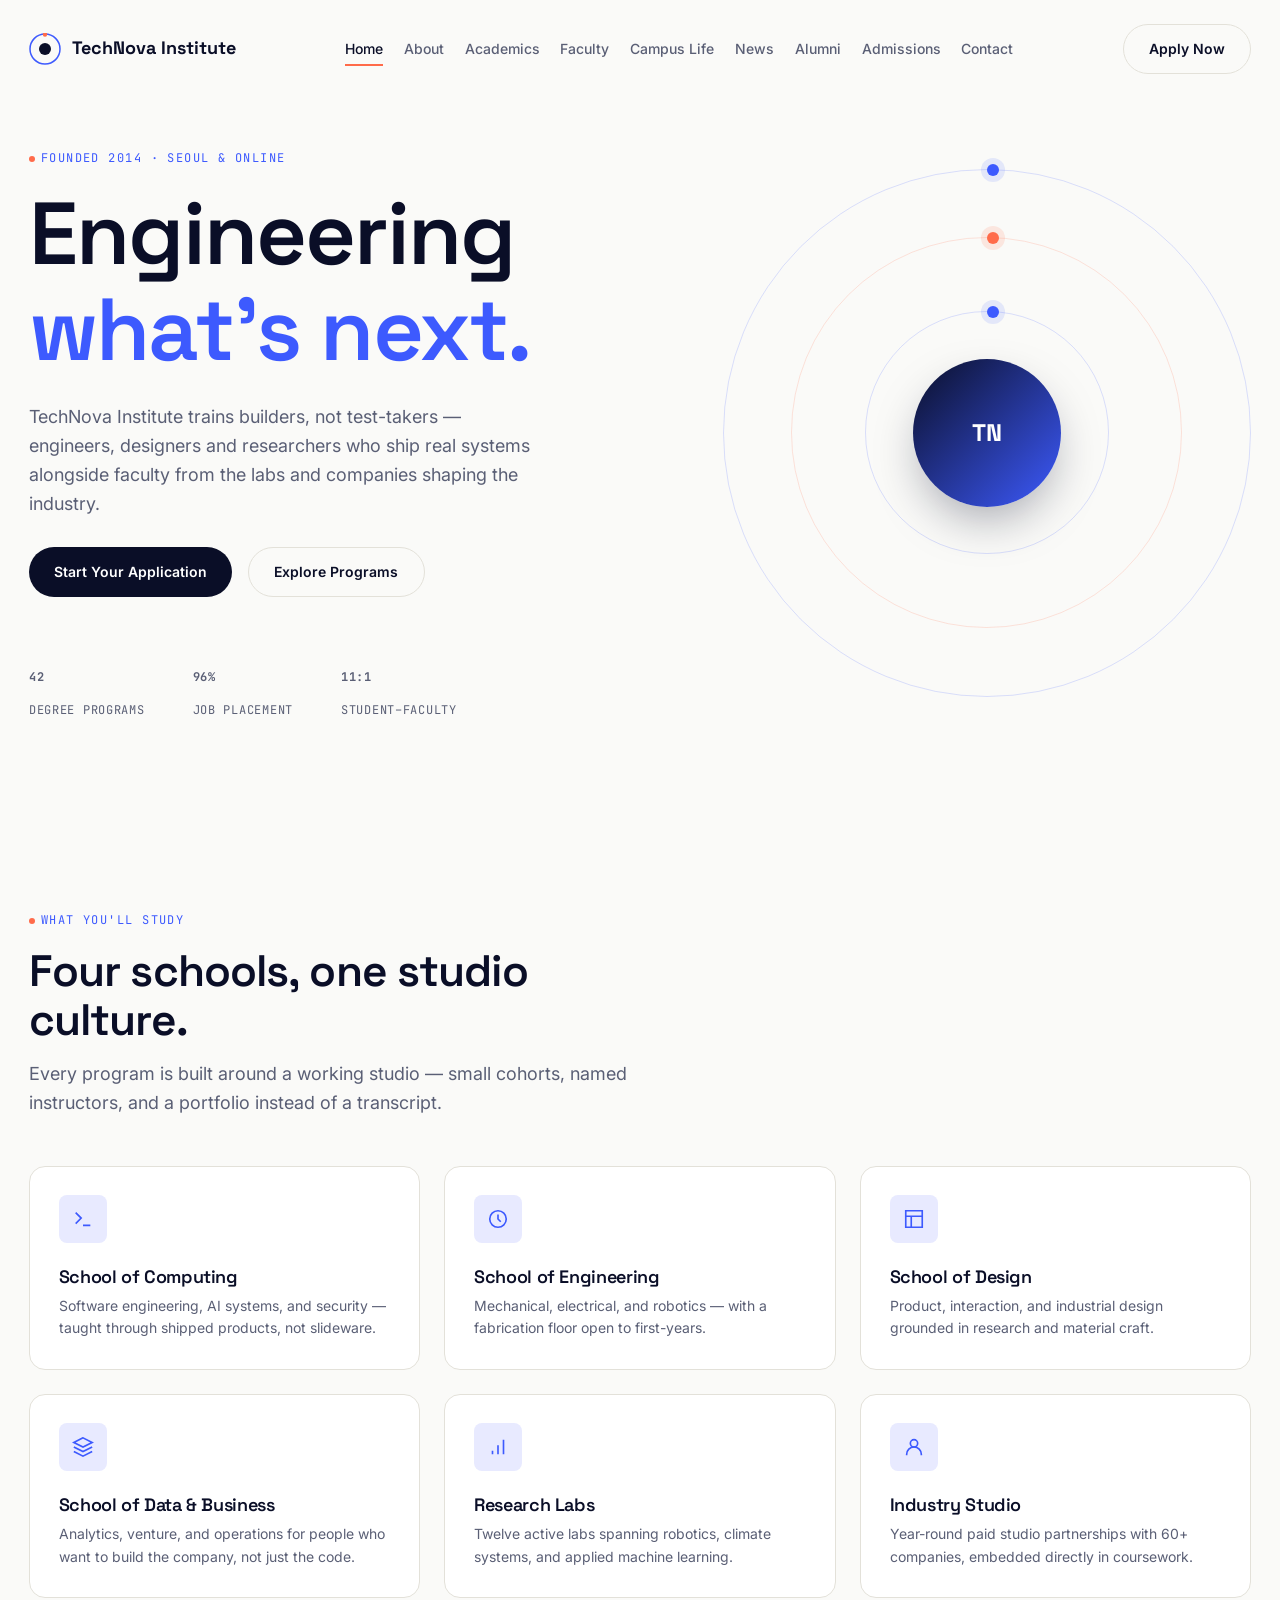
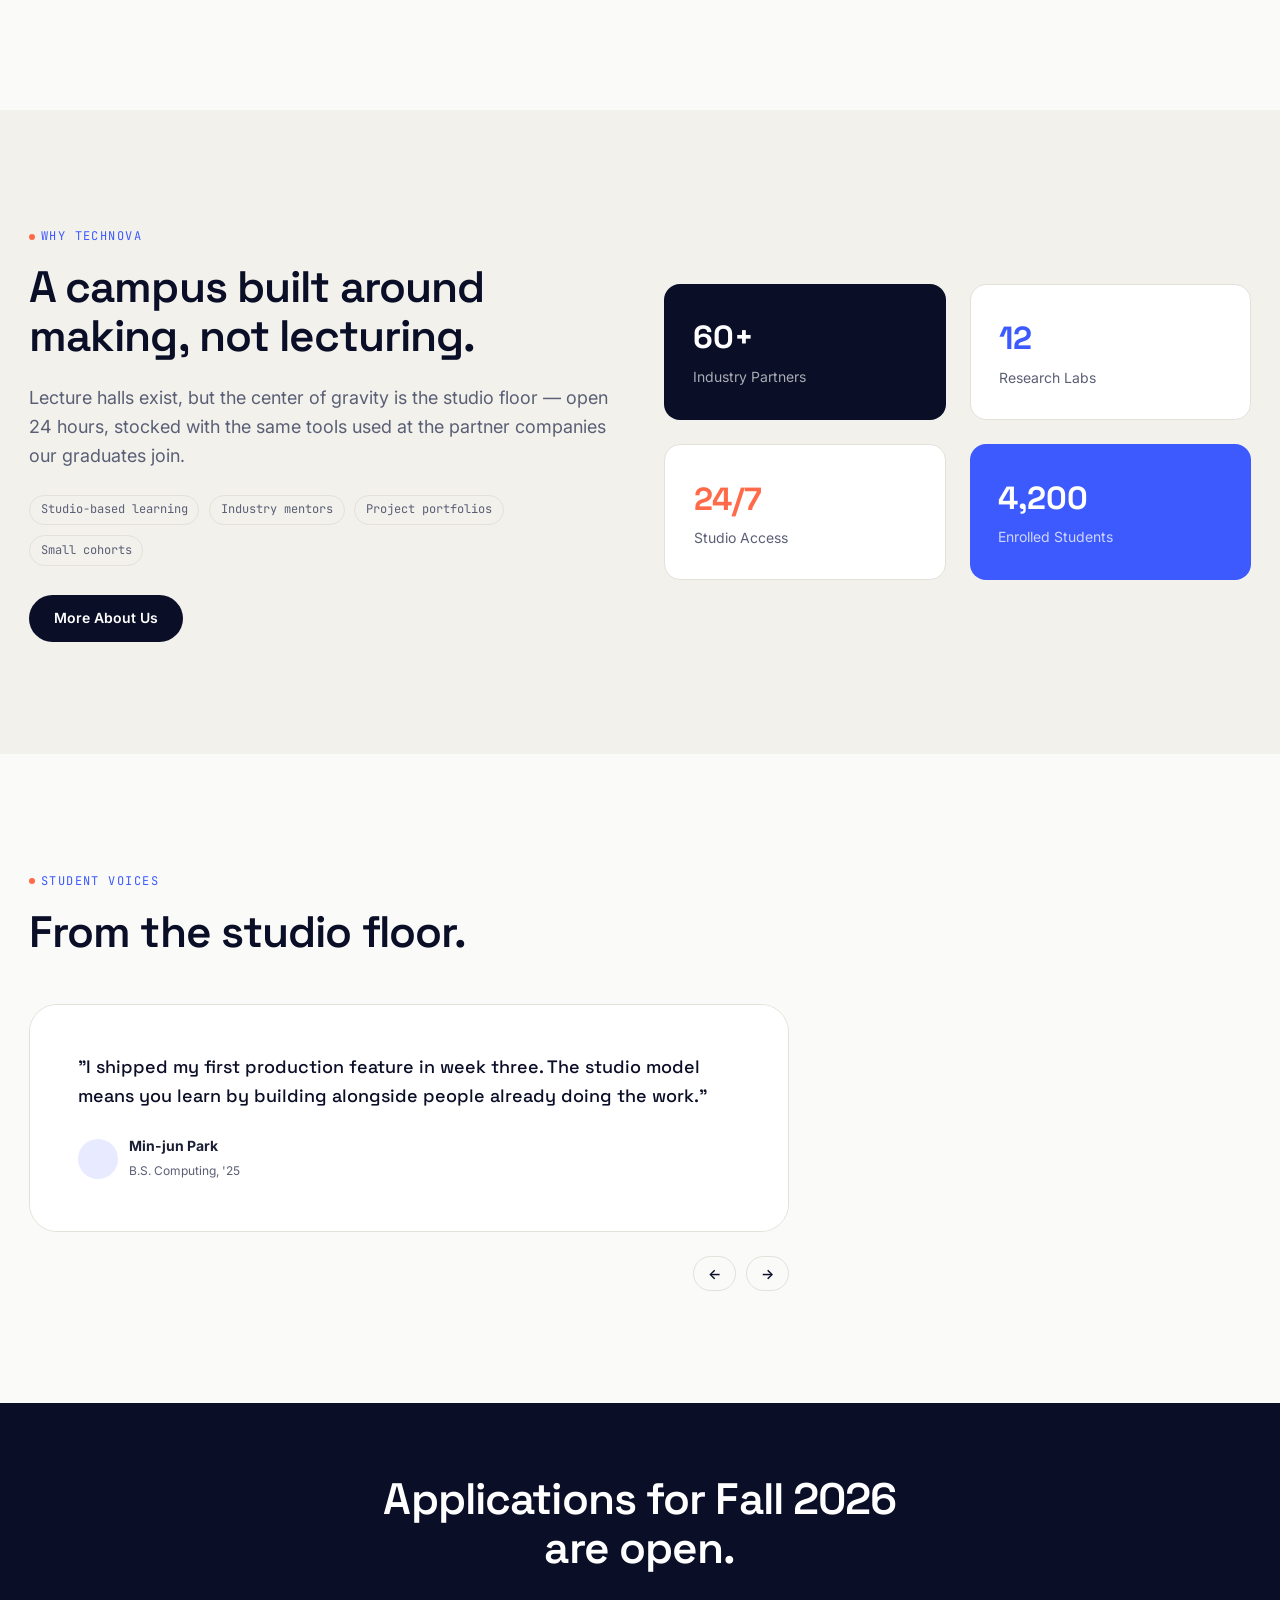
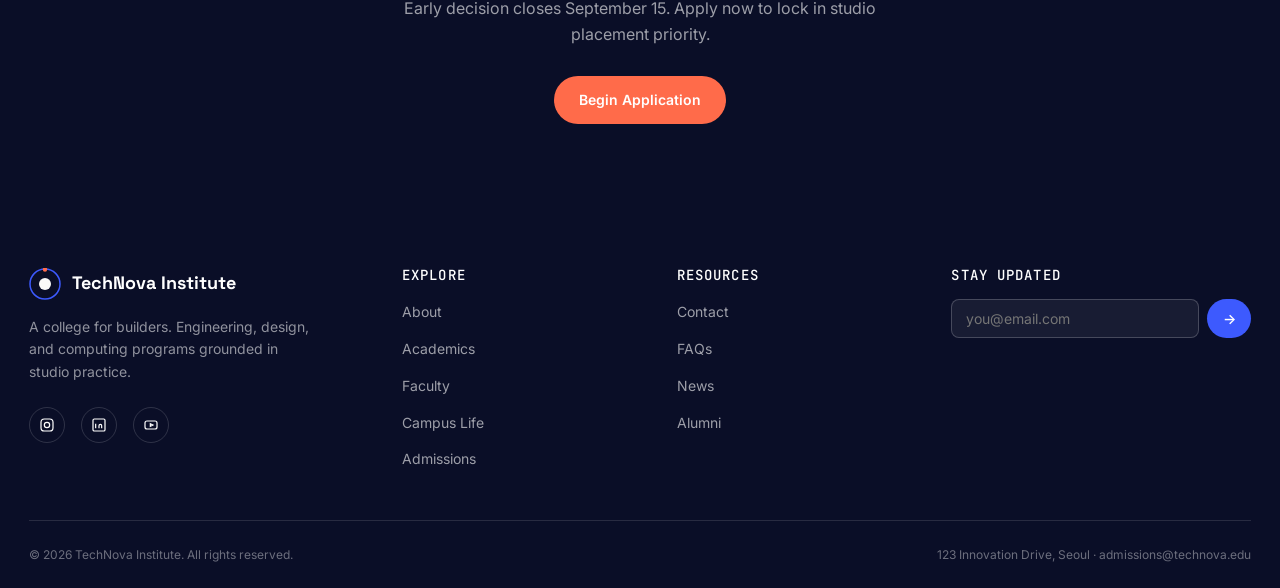
<file: index.html>
<!DOCTYPE html>
<html lang="en">
<head>
<meta charset="UTF-8">
<meta name="viewport" content="width=device-width, initial-scale=1.0">
<title>TechNova Institute — Engineering What's Next</title>
<meta name="description" content="TechNova Institute is a college for builders — engineering, design, and computing programs grounded in studio practice and real-world systems.">
<link rel="preconnect" href="https://fonts.googleapis.com">
<link rel="stylesheet" href="style.css">
</head>
<body>

<a href="#main" class="visually-hidden" style="position:absolute;left:-9999px;">Skip to content</a>

<!-- ===================== HEADER ===================== -->
<header class="site-header">
  <div class="container nav-row">
    <a href="index.html" class="logo">
      <span class="logo-mark">
        <svg viewBox="0 0 32 32" fill="none" xmlns="http://www.w3.org/2000/svg">
          <circle cx="16" cy="16" r="15" stroke="#3D5AFE" stroke-width="1.5"/>
          <circle cx="16" cy="16" r="6" fill="#0A0E27"/>
          <circle cx="16" cy="1.5" r="2.2" fill="#FF6B4A"/>
        </svg>
      </span>
      TechNova Institute
    </a>
    <nav class="nav-links" id="navLinks">
      <a href="index.html">Home</a>
      <a href="about.html">About</a>
      <a href="academics.html">Academics</a>
      <a href="faculty.html">Faculty</a>
      <a href="campus-life.html">Campus Life</a>
      <a href="news.html">News</a>
      <a href="alumni.html">Alumni</a>
      <a href="admissions.html">Admissions</a>
      <a href="contact.html">Contact</a>
    </nav>
    <div class="nav-cta">
      <a href="admissions.html" class="btn btn-outline">Apply Now</a>
      <button class="nav-toggle" id="navToggle" aria-label="Toggle menu" aria-expanded="false">
        <span></span><span></span><span></span>
      </button>
    </div>
  </div>
</header>

<main id="main">

  <!-- ===================== HERO ===================== -->
  <section class="hero">
    <div class="container hero-grid">
      <div class="reveal in-view">
        <span class="eyebrow">Founded 2014 · Seoul &amp; Online</span>
        <h1>Engineering<br><em>what's next.</em></h1>
        <p class="hero-lead">TechNova Institute trains builders, not test-takers — engineers, designers and researchers who ship real systems alongside faculty from the labs and companies shaping the industry.</p>
        <div class="hero-actions">
          <a href="admissions.html" class="btn btn-primary">Start Your Application</a>
          <a href="academics.html" class="btn btn-outline">Explore Programs</a>
        </div>
        <div class="hero-stats">
          <div class="hero-stat">
            <strong><span data-counter="42" data-suffix="">0</span></strong>
            <span>Degree Programs</span>
          </div>
          <div class="hero-stat">
            <strong><span data-counter="96" data-suffix="%">0</span></strong>
            <span>Job Placement</span>
          </div>
          <div class="hero-stat">
            <strong><span data-counter="11" data-suffix=":1">0</span></strong>
            <span>Student–Faculty</span>
          </div>
        </div>
      </div>
      <div class="reveal in-view" style="transition-delay:120ms">
        <div class="orbit-wrap">
          <div class="orbit-ring r1"><span class="orbit-node"></span></div>
          <div class="orbit-ring r2"><span class="orbit-node"></span></div>
          <div class="orbit-ring r3"><span class="orbit-node"></span></div>
          <div class="orbit-core"><span>TN</span></div>
        </div>
      </div>
    </div>
  </section>

  <!-- ===================== PROGRAM HIGHLIGHTS ===================== -->
  <section>
    <div class="container">
      <div class="section-head reveal">
        <span class="eyebrow">What you'll study</span>
        <h2>Four schools, one studio culture.</h2>
        <p>Every program is built around a working studio — small cohorts, named instructors, and a portfolio instead of a transcript.</p>
      </div>
      <div class="card-grid reveal-stagger">
        <div class="card reveal" style="--i:0">
          <div class="card-icon">
            <svg width="22" height="22" viewBox="0 0 24 24" fill="none" stroke="currentColor" stroke-width="1.8"><path d="M4 17l6-6-6-6M12 19h8"/></svg>
          </div>
          <h3>School of Computing</h3>
          <p>Software engineering, AI systems, and security — taught through shipped products, not slideware.</p>
        </div>
        <div class="card reveal" style="--i:1">
          <div class="card-icon">
            <svg width="22" height="22" viewBox="0 0 24 24" fill="none" stroke="currentColor" stroke-width="1.8"><circle cx="12" cy="12" r="9"/><path d="M12 7v5l3 3"/></svg>
          </div>
          <h3>School of Engineering</h3>
          <p>Mechanical, electrical, and robotics — with a fabrication floor open to first-years.</p>
        </div>
        <div class="card reveal" style="--i:2">
          <div class="card-icon">
            <svg width="22" height="22" viewBox="0 0 24 24" fill="none" stroke="currentColor" stroke-width="1.8"><path d="M3 3h18v18H3z"/><path d="M3 9h18M9 21V9"/></svg>
          </div>
          <h3>School of Design</h3>
          <p>Product, interaction, and industrial design grounded in research and material craft.</p>
        </div>
        <div class="card reveal" style="--i:3">
          <div class="card-icon">
            <svg width="22" height="22" viewBox="0 0 24 24" fill="none" stroke="currentColor" stroke-width="1.8"><path d="M12 2L2 7l10 5 10-5-10-5z"/><path d="M2 17l10 5 10-5M2 12l10 5 10-5"/></svg>
          </div>
          <h3>School of Data &amp; Business</h3>
          <p>Analytics, venture, and operations for people who want to build the company, not just the code.</p>
        </div>
        <div class="card reveal" style="--i:4">
          <div class="card-icon">
            <svg width="22" height="22" viewBox="0 0 24 24" fill="none" stroke="currentColor" stroke-width="1.8"><path d="M12 20V10M18 20V4M6 20v-4"/></svg>
          </div>
          <h3>Research Labs</h3>
          <p>Twelve active labs spanning robotics, climate systems, and applied machine learning.</p>
        </div>
        <div class="card reveal" style="--i:5">
          <div class="card-icon">
            <svg width="22" height="22" viewBox="0 0 24 24" fill="none" stroke="currentColor" stroke-width="1.8"><circle cx="12" cy="8" r="4"/><path d="M4 21v-1a8 8 0 0116 0v1"/></svg>
          </div>
          <h3>Industry Studio</h3>
          <p>Year-round paid studio partnerships with 60+ companies, embedded directly in coursework.</p>
        </div>
      </div>
    </div>
  </section>

  <!-- ===================== WHY TECHNOVA / SPLIT ===================== -->
  <section class="section-alt">
    <div class="container split">
      <div class="reveal">
        <span class="eyebrow">Why TechNova</span>
        <h2 style="font-size:var(--fs-2xl);margin-top:var(--space-2)">A campus built around making, not lecturing.</h2>
        <p style="color:var(--color-ink-soft);margin-top:var(--space-3);font-size:var(--fs-md)">Lecture halls exist, but the center of gravity is the studio floor — open 24 hours, stocked with the same tools used at the partner companies our graduates join.</p>
        <div class="tag-row">
          <span class="tag">Studio-based learning</span>
          <span class="tag">Industry mentors</span>
          <span class="tag">Project portfolios</span>
          <span class="tag">Small cohorts</span>
        </div>
        <div style="margin-top:var(--space-4)">
          <a href="about.html" class="btn btn-primary">More About Us</a>
        </div>
      </div>
      <div class="reveal" style="transition-delay:120ms">
        <div class="stat-grid-2">
          <div class="card" style="background:var(--color-navy);color:white;border:none">
            <strong style="font-family:var(--font-display);font-size:var(--fs-xl);display:block">60+</strong>
            <span style="font-size:var(--fs-sm);color:rgba(255,255,255,0.65)">Industry Partners</span>
          </div>
          <div class="card">
            <strong style="font-family:var(--font-display);font-size:var(--fs-xl);display:block;color:var(--color-indigo)">12</strong>
            <span style="font-size:var(--fs-sm);color:var(--color-ink-soft)">Research Labs</span>
          </div>
          <div class="card">
            <strong style="font-family:var(--font-display);font-size:var(--fs-xl);display:block;color:var(--color-coral)">24/7</strong>
            <span style="font-size:var(--fs-sm);color:var(--color-ink-soft)">Studio Access</span>
          </div>
          <div class="card" style="background:var(--color-indigo);color:white;border:none">
            <strong style="font-family:var(--font-display);font-size:var(--fs-xl);display:block">4,200</strong>
            <span style="font-size:var(--fs-sm);color:rgba(255,255,255,0.75)">Enrolled Students</span>
          </div>
        </div>
      </div>
    </div>
  </section>

  <!-- ===================== TESTIMONIALS ===================== -->
  <section class="testimonials">
    <div class="container">
      <div class="section-head reveal">
        <span class="eyebrow">Student voices</span>
        <h2>From the studio floor.</h2>
      </div>
      <div class="reveal" style="position:relative;max-width:760px">
        <div style="overflow:hidden;border-radius:var(--radius-lg);border:1px solid var(--color-border)">
          <div class="testimonial-track" style="display:flex;transition:transform 0.6s var(--ease)">
            <div class="testimonial-slide" style="min-width:100%;padding:var(--space-5);background:var(--color-white)">
              <p style="font-size:var(--fs-md);color:var(--color-navy);font-family:var(--font-display);font-weight:500">"I shipped my first production feature in week three. The studio model means you learn by building alongside people already doing the work."</p>
              <div style="margin-top:var(--space-3);display:flex;align-items:center;gap:0.7em">
                <div style="width:40px;height:40px;border-radius:50%;background:var(--color-indigo-soft)"></div>
                <div>
                  <strong style="display:block;font-size:var(--fs-sm)">Min-jun Park</strong>
                  <span style="font-size:var(--fs-xs);color:var(--color-ink-soft)">B.S. Computing, '25</span>
                </div>
              </div>
            </div>
            <div class="testimonial-slide" style="min-width:100%;padding:var(--space-5);background:var(--color-white)">
              <p style="font-size:var(--fs-md);color:var(--color-navy);font-family:var(--font-display);font-weight:500">"The fabrication floor never closes. I've prototyped more in one semester here than in two years anywhere else."</p>
              <div style="margin-top:var(--space-3);display:flex;align-items:center;gap:0.7em">
                <div style="width:40px;height:40px;border-radius:50%;background:var(--color-indigo-soft)"></div>
                <div>
                  <strong style="display:block;font-size:var(--fs-sm)">Aiko Tanaka</strong>
                  <span style="font-size:var(--fs-xs);color:var(--color-ink-soft)">B.Eng. Robotics, '26</span>
                </div>
              </div>
            </div>
            <div class="testimonial-slide" style="min-width:100%;padding:var(--space-5);background:var(--color-white)">
              <p style="font-size:var(--fs-md);color:var(--color-navy);font-family:var(--font-display);font-weight:500">"Faculty here still work in the industry. My advisor reviewed my code the same week she reviewed a production PR at her own company."</p>
              <div style="margin-top:var(--space-3);display:flex;align-items:center;gap:0.7em">
                <div style="width:40px;height:40px;border-radius:50%;background:var(--color-indigo-soft)"></div>
                <div>
                  <strong style="display:block;font-size:var(--fs-sm)">Daniel Cho</strong>
                  <span style="font-size:var(--fs-xs);color:var(--color-ink-soft)">B.S. Data Science, '24</span>
                </div>
              </div>
            </div>
          </div>
        </div>
        <div style="display:flex;align-items:center;justify-content:space-between;margin-top:var(--space-3)">
          <div class="t-dots" style="display:flex;gap:0.5em"></div>
          <div style="display:flex;gap:0.6em">
            <button class="t-prev btn btn-outline" style="padding:0.6em 1em" aria-label="Previous testimonial">←</button>
            <button class="t-next btn btn-outline" style="padding:0.6em 1em" aria-label="Next testimonial">→</button>
          </div>
        </div>
      </div>
    </div>
  </section>

  <!-- ===================== CTA BAND ===================== -->
  <section style="background:var(--color-navy);padding:var(--space-6) 0">
    <div class="container reveal" style="text-align:center">
      <h2 style="color:white;font-size:var(--fs-2xl);max-width:20ch;margin:0 auto var(--space-3)">Applications for Fall 2026 are open.</h2>
      <p style="color:rgba(255,255,255,0.6);max-width:50ch;margin:0 auto var(--space-4)">Early decision closes September 15. Apply now to lock in studio placement priority.</p>
      <a href="admissions.html" class="btn btn-coral">Begin Application</a>
    </div>
  </section>

</main>

<!-- ===================== FOOTER ===================== -->
<footer class="site-footer">
  <div class="container">
    <div class="footer-grid">
      <div class="footer-brand">
        <a href="index.html" class="logo">
          <span class="logo-mark">
            <svg viewBox="0 0 32 32" fill="none" xmlns="http://www.w3.org/2000/svg">
              <circle cx="16" cy="16" r="15" stroke="#3D5AFE" stroke-width="1.5"/>
              <circle cx="16" cy="16" r="6" fill="#FAFAF8"/>
              <circle cx="16" cy="1.5" r="2.2" fill="#FF6B4A"/>
            </svg>
          </span>
          TechNova Institute
        </a>
        <p>A college for builders. Engineering, design, and computing programs grounded in studio practice.</p>
        <div class="social-row" style="margin-top:var(--space-3)">
          <a href="#" aria-label="Instagram"><svg width="16" height="16" viewBox="0 0 24 24" fill="none" stroke="white" stroke-width="1.8"><rect x="3" y="3" width="18" height="18" rx="5"/><circle cx="12" cy="12" r="4"/></svg></a>
          <a href="#" aria-label="LinkedIn"><svg width="16" height="16" viewBox="0 0 24 24" fill="none" stroke="white" stroke-width="1.8"><rect x="3" y="3" width="18" height="18" rx="2"/><path d="M7 10v7M7 7v.01M12 17v-4a2 2 0 014 0v4M12 13v4"/></svg></a>
          <a href="#" aria-label="YouTube"><svg width="16" height="16" viewBox="0 0 24 24" fill="none" stroke="white" stroke-width="1.8"><rect x="3" y="6" width="18" height="12" rx="3"/><path d="M11 10l4 2-4 2z"/></svg></a>
        </div>
      </div>
      <div class="footer-col">
        <h4>Explore</h4>
        <ul>
          <li><a href="about.html">About</a></li>
          <li><a href="academics.html">Academics</a></li>
          <li><a href="faculty.html">Faculty</a></li>
          <li><a href="campus-life.html">Campus Life</a></li>
          <li><a href="admissions.html">Admissions</a></li>
        </ul>
      </div>
      <div class="footer-col">
        <h4>Resources</h4>
        <ul>
          <li><a href="contact.html">Contact</a></li>
          <li><a href="admissions.html#faq">FAQs</a></li>
          <li><a href="news.html">News</a></li>
          <li><a href="alumni.html">Alumni</a></li>
        </ul>
      </div>
      <div class="footer-col">
        <h4>Stay Updated</h4>
        <form id="newsletter-form">
          <div style="display:flex;gap:0.5em">
            <input type="email" placeholder="you@email.com" required aria-label="Email address" style="flex:1;padding:0.7em 1em;border-radius:8px;border:1px solid rgba(255,255,255,0.2);background:rgba(255,255,255,0.06);color:white;font-size:var(--fs-sm)">
            <button type="submit" class="btn btn-primary" style="background:var(--color-indigo);padding:0.7em 1.1em">→</button>
          </div>
          <p class="newsletter-msg" style="display:none;font-size:var(--fs-xs);color:#8BE38B;margin-top:0.6em">Subscribed — welcome aboard.</p>
        </form>
      </div>
    </div>
    <div class="footer-bottom">
      <span>© <span data-year>2026</span> TechNova Institute. All rights reserved.</span>
      <span>123 Innovation Drive, Seoul · admissions@technova.edu</span>
    </div>
  </div>
</footer>

<button class="to-top" aria-label="Back to top">
  <svg width="18" height="18" viewBox="0 0 24 24" fill="none" stroke="white" stroke-width="2"><path d="M12 19V5M5 12l7-7 7 7"/></svg>
</button>

<script src="main.js"></script>
</body>
</html>
</file>
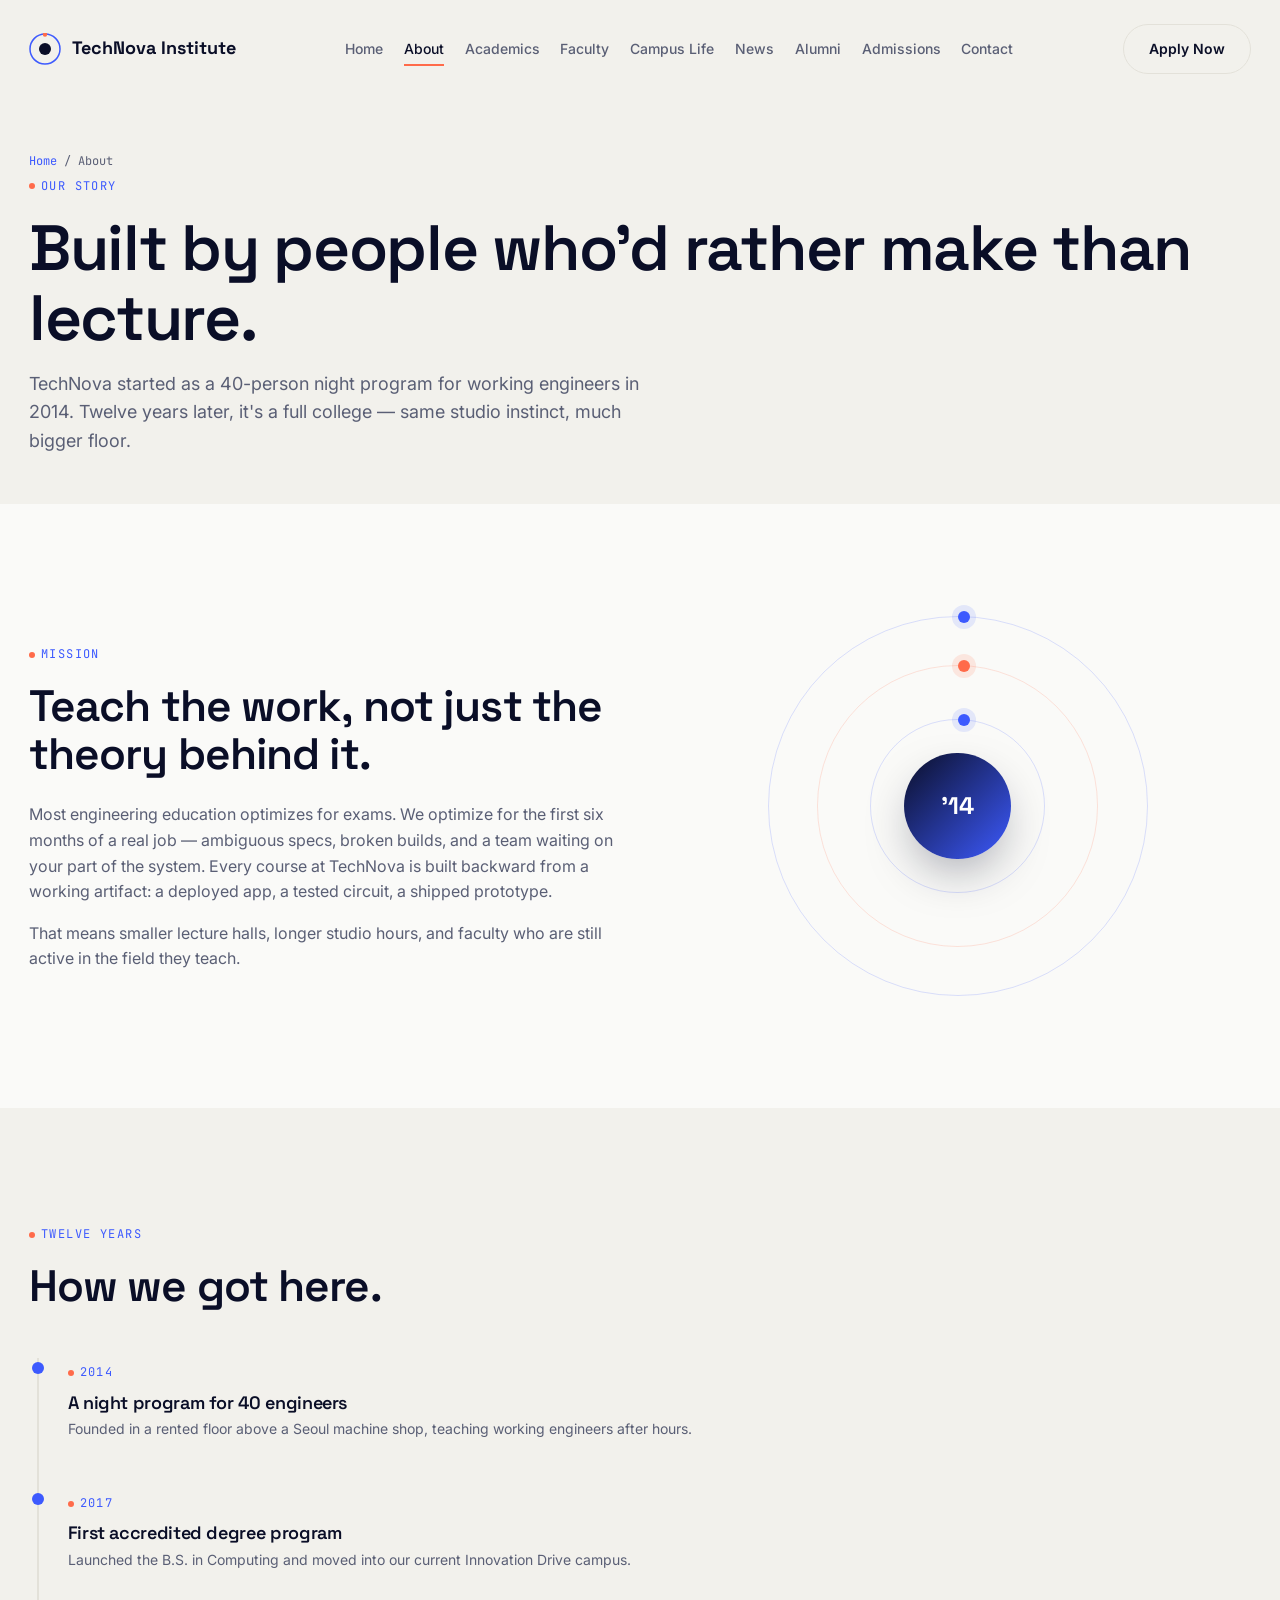
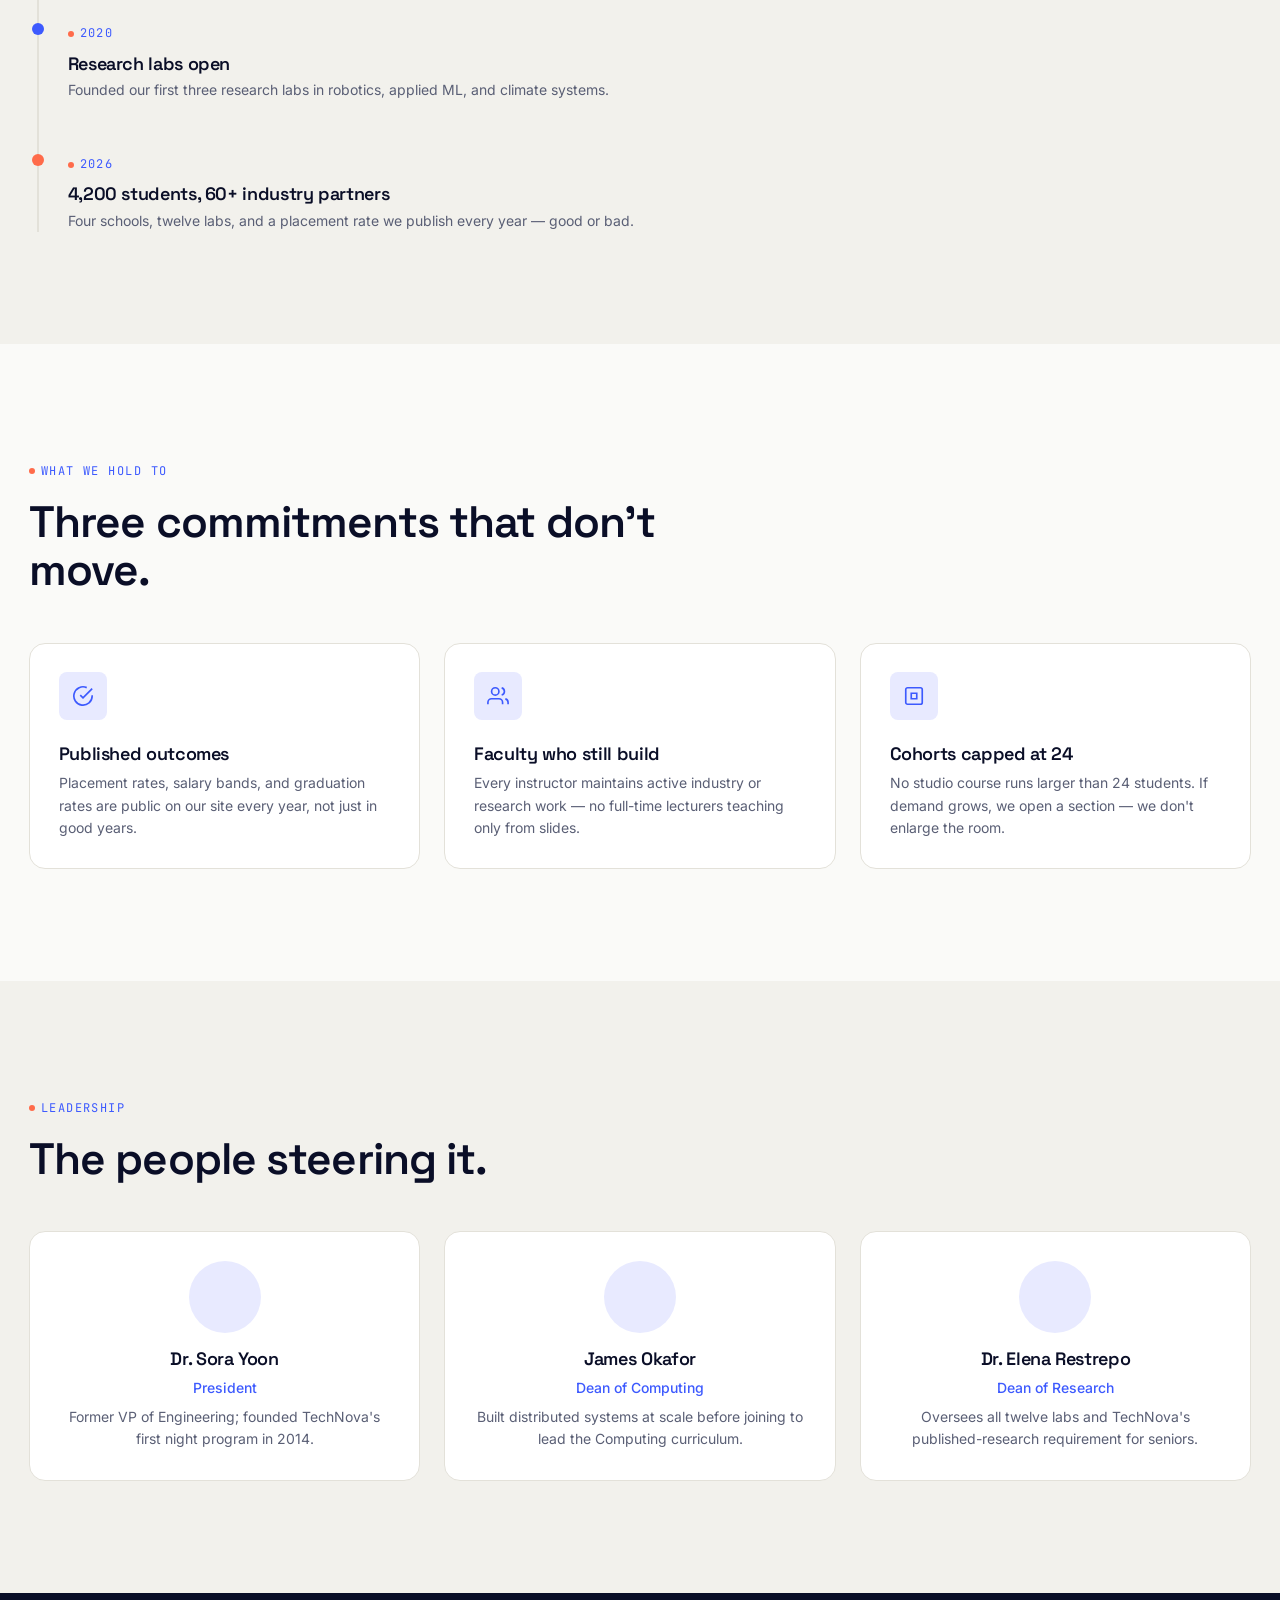
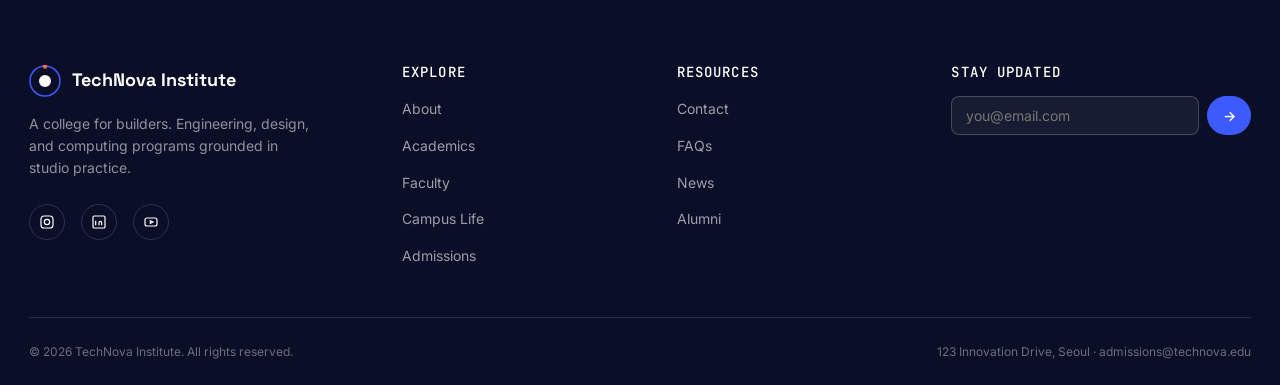
<file: about.html>
<!DOCTYPE html>
<html lang="en">
<head>
<meta charset="UTF-8">
<meta name="viewport" content="width=device-width, initial-scale=1.0">
<title>About — TechNova Institute</title>
<meta name="description" content="The story, mission, and faculty behind TechNova Institute.">
<link rel="stylesheet" href="style.css">
</head>
<body>

<header class="site-header">
  <div class="container nav-row">
    <a href="index.html" class="logo">
      <span class="logo-mark">
        <svg viewBox="0 0 32 32" fill="none" xmlns="http://www.w3.org/2000/svg">
          <circle cx="16" cy="16" r="15" stroke="#3D5AFE" stroke-width="1.5"/>
          <circle cx="16" cy="16" r="6" fill="#0A0E27"/>
          <circle cx="16" cy="1.5" r="2.2" fill="#FF6B4A"/>
        </svg>
      </span>
      TechNova Institute
    </a>
    <nav class="nav-links" id="navLinks">
      <a href="index.html">Home</a>
      <a href="about.html">About</a>
      <a href="academics.html">Academics</a>
      <a href="faculty.html">Faculty</a>
      <a href="campus-life.html">Campus Life</a>
      <a href="news.html">News</a>
      <a href="alumni.html">Alumni</a>
      <a href="admissions.html">Admissions</a>
      <a href="contact.html">Contact</a>
    </nav>
    <div class="nav-cta">
      <a href="admissions.html" class="btn btn-outline">Apply Now</a>
      <button class="nav-toggle" id="navToggle" aria-label="Toggle menu" aria-expanded="false">
        <span></span><span></span><span></span>
      </button>
    </div>
  </div>
</header>

<main id="main">

  <section class="page-hero">
    <div class="container reveal in-view">
      <div class="breadcrumb"><a href="index.html">Home</a> / About</div>
      <span class="eyebrow">Our story</span>
      <h1>Built by people who'd rather make than lecture.</h1>
      <p>TechNova started as a 40-person night program for working engineers in 2014. Twelve years later, it's a full college — same studio instinct, much bigger floor.</p>
    </div>
  </section>

  <section>
    <div class="container split">
      <div class="reveal">
        <span class="eyebrow">Mission</span>
        <h2 style="font-size:var(--fs-2xl);margin-top:var(--space-2)">Teach the work, not just the theory behind it.</h2>
        <p style="color:var(--color-ink-soft);margin-top:var(--space-3)">Most engineering education optimizes for exams. We optimize for the first six months of a real job — ambiguous specs, broken builds, and a team waiting on your part of the system. Every course at TechNova is built backward from a working artifact: a deployed app, a tested circuit, a shipped prototype.</p>
        <p style="color:var(--color-ink-soft);margin-top:var(--space-2)">That means smaller lecture halls, longer studio hours, and faculty who are still active in the field they teach.</p>
      </div>
      <div class="reveal" style="transition-delay:120ms">
        <div class="orbit-wrap" style="max-width:380px;margin:0 auto">
          <div class="orbit-ring r1"><span class="orbit-node"></span></div>
          <div class="orbit-ring r2"><span class="orbit-node"></span></div>
          <div class="orbit-ring r3"><span class="orbit-node"></span></div>
          <div class="orbit-core"><span>'14</span></div>
        </div>
      </div>
    </div>
  </section>

  <!-- TIMELINE -->
  <section class="section-alt">
    <div class="container">
      <div class="section-head reveal">
        <span class="eyebrow">Twelve years</span>
        <h2>How we got here.</h2>
      </div>
      <div style="display:flex;flex-direction:column;gap:0;border-left:2px solid var(--color-border);max-width:760px;margin-left:8px">
        <div class="reveal" style="padding:0 0 var(--space-5) var(--space-4);position:relative">
          <div style="position:absolute;left:-7px;top:4px;width:12px;height:12px;border-radius:50%;background:var(--color-indigo)"></div>
          <span class="eyebrow" style="margin-bottom:0.4em">2014</span>
          <h3 style="font-size:var(--fs-md);margin-top:0.3em">A night program for 40 engineers</h3>
          <p style="color:var(--color-ink-soft);font-size:var(--fs-sm);margin-top:0.4em">Founded in a rented floor above a Seoul machine shop, teaching working engineers after hours.</p>
        </div>
        <div class="reveal" style="padding:0 0 var(--space-5) var(--space-4);position:relative">
          <div style="position:absolute;left:-7px;top:4px;width:12px;height:12px;border-radius:50%;background:var(--color-indigo)"></div>
          <span class="eyebrow" style="margin-bottom:0.4em">2017</span>
          <h3 style="font-size:var(--fs-md);margin-top:0.3em">First accredited degree program</h3>
          <p style="color:var(--color-ink-soft);font-size:var(--fs-sm);margin-top:0.4em">Launched the B.S. in Computing and moved into our current Innovation Drive campus.</p>
        </div>
        <div class="reveal" style="padding:0 0 var(--space-5) var(--space-4);position:relative">
          <div style="position:absolute;left:-7px;top:4px;width:12px;height:12px;border-radius:50%;background:var(--color-indigo)"></div>
          <span class="eyebrow" style="margin-bottom:0.4em">2020</span>
          <h3 style="font-size:var(--fs-md);margin-top:0.3em">Research labs open</h3>
          <p style="color:var(--color-ink-soft);font-size:var(--fs-sm);margin-top:0.4em">Founded our first three research labs in robotics, applied ML, and climate systems.</p>
        </div>
        <div class="reveal" style="padding:0 0 0 var(--space-4);position:relative">
          <div style="position:absolute;left:-7px;top:4px;width:12px;height:12px;border-radius:50%;background:var(--color-coral)"></div>
          <span class="eyebrow" style="margin-bottom:0.4em">2026</span>
          <h3 style="font-size:var(--fs-md);margin-top:0.3em">4,200 students, 60+ industry partners</h3>
          <p style="color:var(--color-ink-soft);font-size:var(--fs-sm);margin-top:0.4em">Four schools, twelve labs, and a placement rate we publish every year — good or bad.</p>
        </div>
      </div>
    </div>
  </section>

  <!-- VALUES -->
  <section>
    <div class="container">
      <div class="section-head reveal">
        <span class="eyebrow">What we hold to</span>
        <h2>Three commitments that don't move.</h2>
      </div>
      <div class="card-grid reveal-stagger">
        <div class="card reveal" style="--i:0">
          <div class="card-icon"><svg width="22" height="22" viewBox="0 0 24 24" fill="none" stroke="currentColor" stroke-width="1.8"><path d="M22 11.08V12a10 10 0 11-5.93-9.14"/><path d="M22 4L12 14.01l-3-3"/></svg></div>
          <h3>Published outcomes</h3>
          <p>Placement rates, salary bands, and graduation rates are public on our site every year, not just in good years.</p>
        </div>
        <div class="card reveal" style="--i:1">
          <div class="card-icon"><svg width="22" height="22" viewBox="0 0 24 24" fill="none" stroke="currentColor" stroke-width="1.8"><path d="M17 21v-2a4 4 0 00-4-4H5a4 4 0 00-4 4v2"/><circle cx="9" cy="7" r="4"/><path d="M23 21v-2a4 4 0 00-3-3.87M16 3.13a4 4 0 010 7.75"/></svg></div>
          <h3>Faculty who still build</h3>
          <p>Every instructor maintains active industry or research work — no full-time lecturers teaching only from slides.</p>
        </div>
        <div class="card reveal" style="--i:2">
          <div class="card-icon"><svg width="22" height="22" viewBox="0 0 24 24" fill="none" stroke="currentColor" stroke-width="1.8"><rect x="3" y="3" width="18" height="18" rx="2"/><path d="M9 9h6v6H9z"/></svg></div>
          <h3>Cohorts capped at 24</h3>
          <p>No studio course runs larger than 24 students. If demand grows, we open a section — we don't enlarge the room.</p>
        </div>
      </div>
    </div>
  </section>

  <!-- LEADERSHIP -->
  <section class="section-alt">
    <div class="container">
      <div class="section-head reveal">
        <span class="eyebrow">Leadership</span>
        <h2>The people steering it.</h2>
      </div>
      <div class="card-grid reveal-stagger">
        <div class="card reveal" style="--i:0;text-align:center">
          <div style="width:72px;height:72px;border-radius:50%;background:var(--color-indigo-soft);margin:0 auto var(--space-2)"></div>
          <h3>Dr. Sora Yoon</h3>
          <p style="color:var(--color-indigo);font-weight:500;font-size:var(--fs-sm)">President</p>
          <p style="margin-top:0.5em">Former VP of Engineering; founded TechNova's first night program in 2014.</p>
        </div>
        <div class="card reveal" style="--i:1;text-align:center">
          <div style="width:72px;height:72px;border-radius:50%;background:var(--color-indigo-soft);margin:0 auto var(--space-2)"></div>
          <h3>James Okafor</h3>
          <p style="color:var(--color-indigo);font-weight:500;font-size:var(--fs-sm)">Dean of Computing</p>
          <p style="margin-top:0.5em">Built distributed systems at scale before joining to lead the Computing curriculum.</p>
        </div>
        <div class="card reveal" style="--i:2;text-align:center">
          <div style="width:72px;height:72px;border-radius:50%;background:var(--color-indigo-soft);margin:0 auto var(--space-2)"></div>
          <h3>Dr. Elena Restrepo</h3>
          <p style="color:var(--color-indigo);font-weight:500;font-size:var(--fs-sm)">Dean of Research</p>
          <p style="margin-top:0.5em">Oversees all twelve labs and TechNova's published-research requirement for seniors.</p>
        </div>
      </div>
    </div>
  </section>

</main>

<footer class="site-footer">
  <div class="container">
    <div class="footer-grid">
      <div class="footer-brand">
        <a href="index.html" class="logo">
          <span class="logo-mark">
            <svg viewBox="0 0 32 32" fill="none" xmlns="http://www.w3.org/2000/svg">
              <circle cx="16" cy="16" r="15" stroke="#3D5AFE" stroke-width="1.5"/>
              <circle cx="16" cy="16" r="6" fill="#FAFAF8"/>
              <circle cx="16" cy="1.5" r="2.2" fill="#FF6B4A"/>
            </svg>
          </span>
          TechNova Institute
        </a>
        <p>A college for builders. Engineering, design, and computing programs grounded in studio practice.</p>
        <div class="social-row" style="margin-top:var(--space-3)">
          <a href="#" aria-label="Instagram"><svg width="16" height="16" viewBox="0 0 24 24" fill="none" stroke="white" stroke-width="1.8"><rect x="3" y="3" width="18" height="18" rx="5"/><circle cx="12" cy="12" r="4"/></svg></a>
          <a href="#" aria-label="LinkedIn"><svg width="16" height="16" viewBox="0 0 24 24" fill="none" stroke="white" stroke-width="1.8"><rect x="3" y="3" width="18" height="18" rx="2"/><path d="M7 10v7M7 7v.01M12 17v-4a2 2 0 014 0v4M12 13v4"/></svg></a>
          <a href="#" aria-label="YouTube"><svg width="16" height="16" viewBox="0 0 24 24" fill="none" stroke="white" stroke-width="1.8"><rect x="3" y="6" width="18" height="12" rx="3"/><path d="M11 10l4 2-4 2z"/></svg></a>
        </div>
      </div>
      <div class="footer-col">
        <h4>Explore</h4>
        <ul>
          <li><a href="about.html">About</a></li>
          <li><a href="academics.html">Academics</a></li>
          <li><a href="faculty.html">Faculty</a></li>
          <li><a href="campus-life.html">Campus Life</a></li>
          <li><a href="admissions.html">Admissions</a></li>
        </ul>
      </div>
      <div class="footer-col">
        <h4>Resources</h4>
        <ul>
          <li><a href="contact.html">Contact</a></li>
          <li><a href="admissions.html#faq">FAQs</a></li>
          <li><a href="news.html">News</a></li>
          <li><a href="alumni.html">Alumni</a></li>
        </ul>
      </div>
      <div class="footer-col">
        <h4>Stay Updated</h4>
        <form id="newsletter-form">
          <div style="display:flex;gap:0.5em">
            <input type="email" placeholder="you@email.com" required aria-label="Email address" style="flex:1;padding:0.7em 1em;border-radius:8px;border:1px solid rgba(255,255,255,0.2);background:rgba(255,255,255,0.06);color:white;font-size:var(--fs-sm)">
            <button type="submit" class="btn btn-primary" style="background:var(--color-indigo);padding:0.7em 1.1em">→</button>
          </div>
          <p class="newsletter-msg" style="display:none;font-size:var(--fs-xs);color:#8BE38B;margin-top:0.6em">Subscribed — welcome aboard.</p>
        </form>
      </div>
    </div>
    <div class="footer-bottom">
      <span>© <span data-year>2026</span> TechNova Institute. All rights reserved.</span>
      <span>123 Innovation Drive, Seoul · admissions@technova.edu</span>
    </div>
  </div>
</footer>

<button class="to-top" aria-label="Back to top">
  <svg width="18" height="18" viewBox="0 0 24 24" fill="none" stroke="white" stroke-width="2"><path d="M12 19V5M5 12l7-7 7 7"/></svg>
</button>

<script src="main.js"></script>
</body>
</html>
</file>
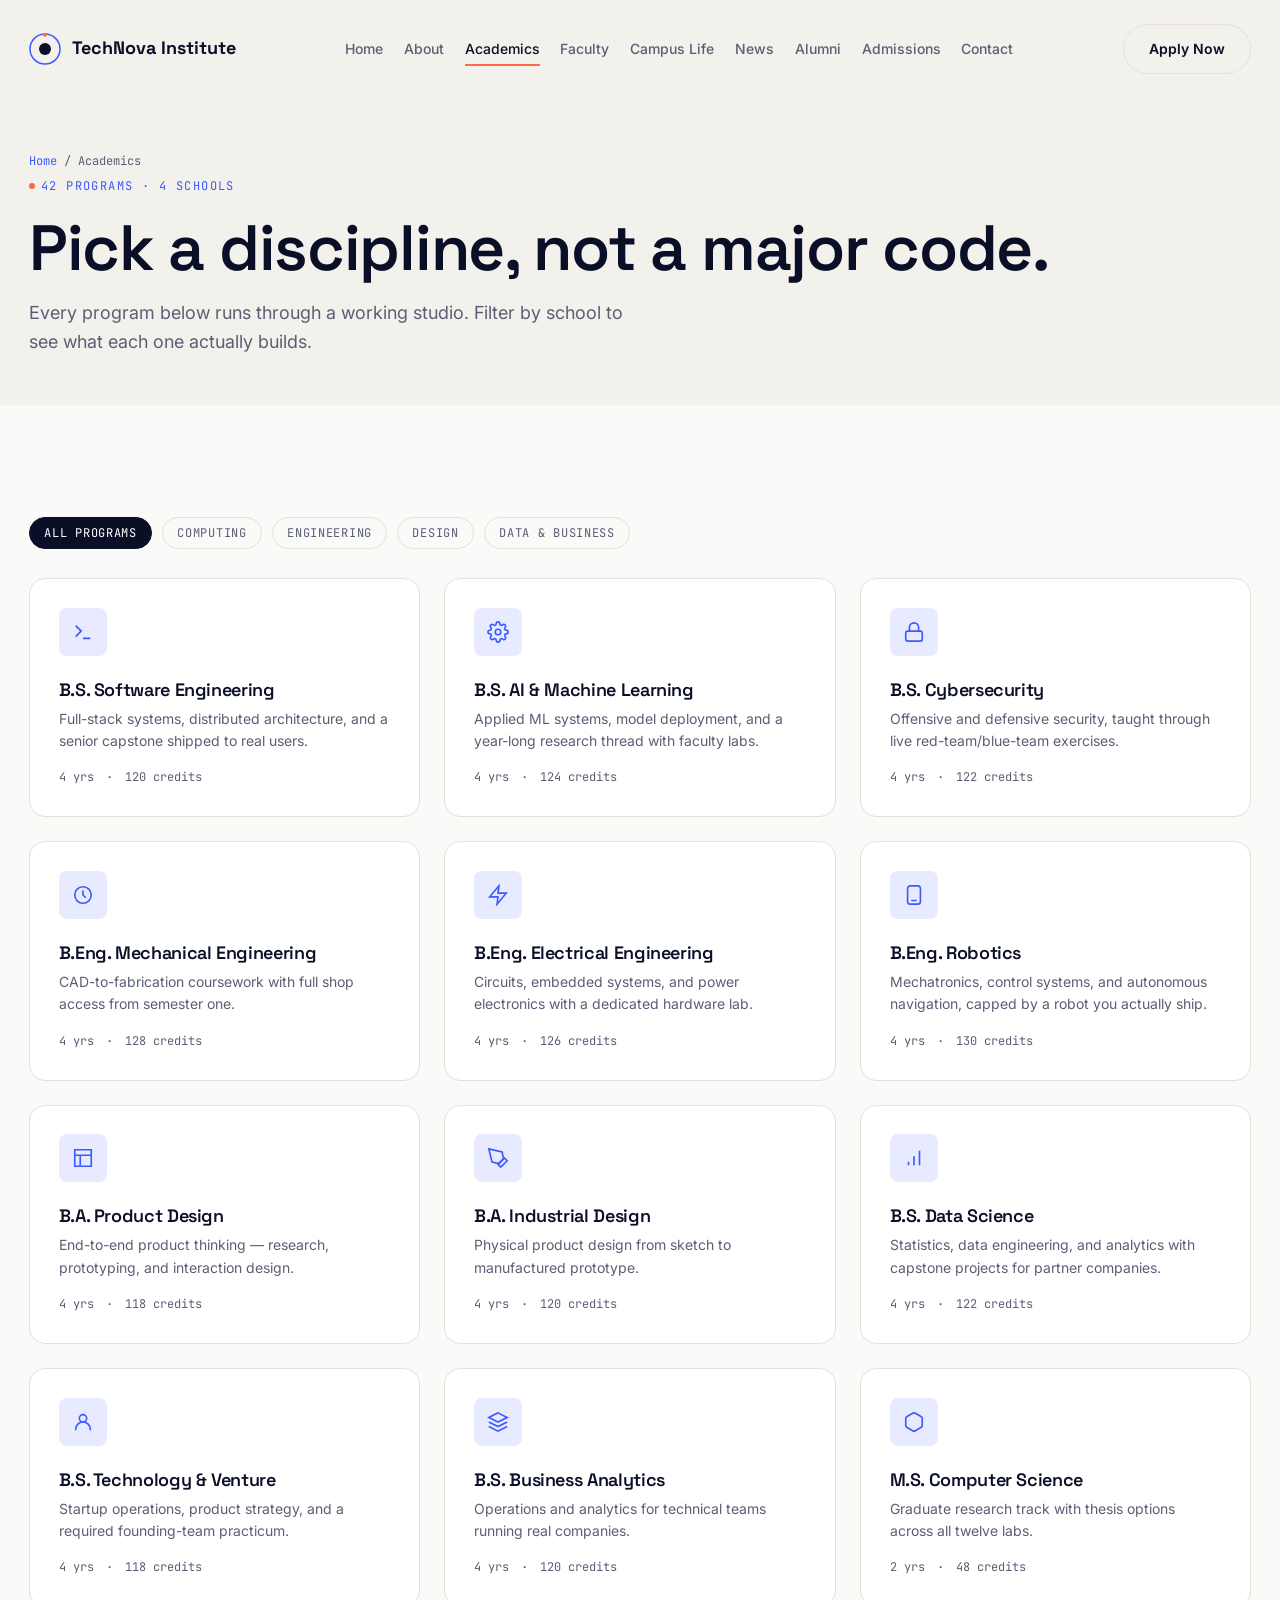
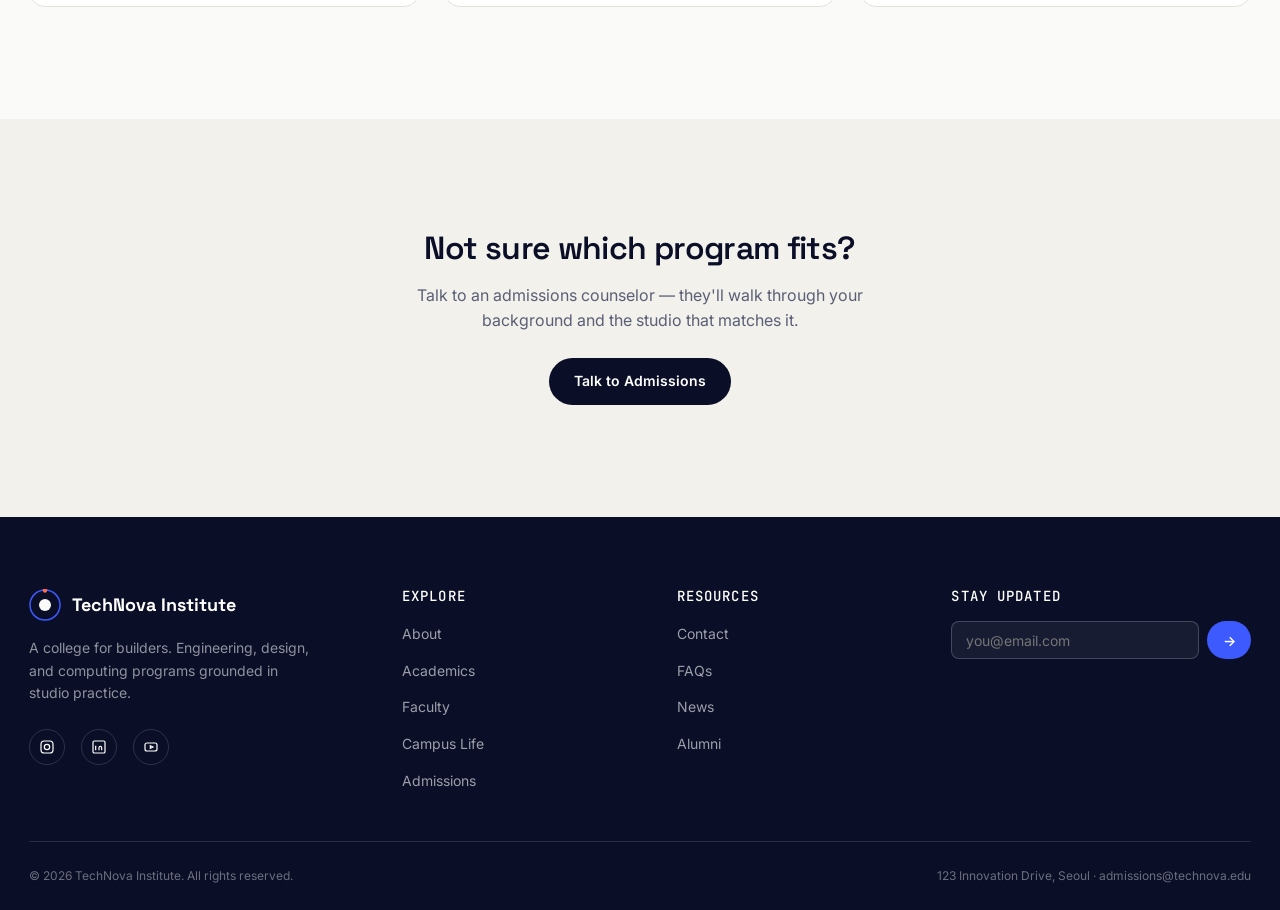
<file: academics.html>
<!DOCTYPE html>
<html lang="en">
<head>
<meta charset="UTF-8">
<meta name="viewport" content="width=device-width, initial-scale=1.0">
<title>Academics — TechNova Institute</title>
<meta name="description" content="Degree programs across Computing, Engineering, Design, and Data & Business at TechNova Institute.">
<link rel="stylesheet" href="style.css">
<style>
  .filter-row { display: flex; gap: 0.6em; flex-wrap: wrap; margin-bottom: var(--space-4); }
  .filter-btn {
    font-family: var(--font-mono);
    font-size: var(--fs-xs);
    text-transform: uppercase;
    letter-spacing: 0.06em;
    padding: 0.6em 1.2em;
    border-radius: 999px;
    border: 1px solid var(--color-border);
    color: var(--color-ink-soft);
    transition: all 0.25s var(--ease);
  }
  .filter-btn:hover { border-color: var(--color-navy); color: var(--color-navy); }
  .filter-btn.active { background: var(--color-navy); color: white; border-color: var(--color-navy); }
  .program-card { display: flex; flex-direction: column; height: 100%; }
  .program-meta { display: flex; gap: 1em; margin-top: auto; padding-top: var(--space-2); font-size: var(--fs-xs); color: var(--color-ink-soft); font-family: var(--font-mono); }
</style>
</head>
<body>

<header class="site-header">
  <div class="container nav-row">
    <a href="index.html" class="logo">
      <span class="logo-mark">
        <svg viewBox="0 0 32 32" fill="none" xmlns="http://www.w3.org/2000/svg">
          <circle cx="16" cy="16" r="15" stroke="#3D5AFE" stroke-width="1.5"/>
          <circle cx="16" cy="16" r="6" fill="#0A0E27"/>
          <circle cx="16" cy="1.5" r="2.2" fill="#FF6B4A"/>
        </svg>
      </span>
      TechNova Institute
    </a>
    <nav class="nav-links" id="navLinks">
      <a href="index.html">Home</a>
      <a href="about.html">About</a>
      <a href="academics.html">Academics</a>
      <a href="faculty.html">Faculty</a>
      <a href="campus-life.html">Campus Life</a>
      <a href="news.html">News</a>
      <a href="alumni.html">Alumni</a>
      <a href="admissions.html">Admissions</a>
      <a href="contact.html">Contact</a>
    </nav>
    <div class="nav-cta">
      <a href="admissions.html" class="btn btn-outline">Apply Now</a>
      <button class="nav-toggle" id="navToggle" aria-label="Toggle menu" aria-expanded="false">
        <span></span><span></span><span></span>
      </button>
    </div>
  </div>
</header>

<main id="main">

  <section class="page-hero">
    <div class="container reveal in-view">
      <div class="breadcrumb"><a href="index.html">Home</a> / Academics</div>
      <span class="eyebrow">42 programs · 4 schools</span>
      <h1>Pick a discipline, not a major code.</h1>
      <p>Every program below runs through a working studio. Filter by school to see what each one actually builds.</p>
    </div>
  </section>

  <section>
    <div class="container">
      <div class="filter-row reveal in-view">
        <button class="filter-btn active" data-filter="all">All Programs</button>
        <button class="filter-btn" data-filter="computing">Computing</button>
        <button class="filter-btn" data-filter="engineering">Engineering</button>
        <button class="filter-btn" data-filter="design">Design</button>
        <button class="filter-btn" data-filter="data">Data &amp; Business</button>
      </div>

      <div class="card-grid reveal-stagger">

        <div class="card reveal program-card" style="--i:0" data-category="computing">
          <div class="card-icon"><svg width="22" height="22" viewBox="0 0 24 24" fill="none" stroke="currentColor" stroke-width="1.8"><path d="M4 17l6-6-6-6M12 19h8"/></svg></div>
          <h3>B.S. Software Engineering</h3>
          <p>Full-stack systems, distributed architecture, and a senior capstone shipped to real users.</p>
          <div class="program-meta"><span>4 yrs</span><span>·</span><span>120 credits</span></div>
        </div>

        <div class="card reveal program-card" style="--i:1" data-category="computing">
          <div class="card-icon"><svg width="22" height="22" viewBox="0 0 24 24" fill="none" stroke="currentColor" stroke-width="1.8"><circle cx="12" cy="12" r="3"/><path d="M19.4 15a1.65 1.65 0 00.33 1.82l.06.06a2 2 0 11-2.83 2.83l-.06-.06a1.65 1.65 0 00-1.82-.33 1.65 1.65 0 00-1 1.51V21a2 2 0 01-4 0v-.09A1.65 1.65 0 009 19.4a1.65 1.65 0 00-1.82.33l-.06.06a2 2 0 11-2.83-2.83l.06-.06a1.65 1.65 0 00.33-1.82 1.65 1.65 0 00-1.51-1H3a2 2 0 010-4h.09A1.65 1.65 0 004.6 9a1.65 1.65 0 00-.33-1.82l-.06-.06a2 2 0 112.83-2.83l.06.06a1.65 1.65 0 001.82.33H9a1.65 1.65 0 001-1.51V3a2 2 0 014 0v.09a1.65 1.65 0 001 1.51 1.65 1.65 0 001.82-.33l.06-.06a2 2 0 112.83 2.83l-.06.06a1.65 1.65 0 00-.33 1.82V9a1.65 1.65 0 001.51 1H21a2 2 0 010 4h-.09a1.65 1.65 0 00-1.51 1z"/></svg></div>
          <h3>B.S. AI &amp; Machine Learning</h3>
          <p>Applied ML systems, model deployment, and a year-long research thread with faculty labs.</p>
          <div class="program-meta"><span>4 yrs</span><span>·</span><span>124 credits</span></div>
        </div>

        <div class="card reveal program-card" style="--i:2" data-category="computing">
          <div class="card-icon"><svg width="22" height="22" viewBox="0 0 24 24" fill="none" stroke="currentColor" stroke-width="1.8"><rect x="3" y="11" width="18" height="11" rx="2"/><path d="M7 11V7a5 5 0 0110 0v4"/></svg></div>
          <h3>B.S. Cybersecurity</h3>
          <p>Offensive and defensive security, taught through live red-team/blue-team exercises.</p>
          <div class="program-meta"><span>4 yrs</span><span>·</span><span>122 credits</span></div>
        </div>

        <div class="card reveal program-card" style="--i:3" data-category="engineering">
          <div class="card-icon"><svg width="22" height="22" viewBox="0 0 24 24" fill="none" stroke="currentColor" stroke-width="1.8"><circle cx="12" cy="12" r="9"/><path d="M12 7v5l3 3"/></svg></div>
          <h3>B.Eng. Mechanical Engineering</h3>
          <p>CAD-to-fabrication coursework with full shop access from semester one.</p>
          <div class="program-meta"><span>4 yrs</span><span>·</span><span>128 credits</span></div>
        </div>

        <div class="card reveal program-card" style="--i:4" data-category="engineering">
          <div class="card-icon"><svg width="22" height="22" viewBox="0 0 24 24" fill="none" stroke="currentColor" stroke-width="1.8"><path d="M13 2L3 14h9l-1 8 10-12h-9l1-8z"/></svg></div>
          <h3>B.Eng. Electrical Engineering</h3>
          <p>Circuits, embedded systems, and power electronics with a dedicated hardware lab.</p>
          <div class="program-meta"><span>4 yrs</span><span>·</span><span>126 credits</span></div>
        </div>

        <div class="card reveal program-card" style="--i:5" data-category="engineering">
          <div class="card-icon"><svg width="22" height="22" viewBox="0 0 24 24" fill="none" stroke="currentColor" stroke-width="1.8"><rect x="5" y="2" width="14" height="20" rx="3"/><path d="M9 18h6"/></svg></div>
          <h3>B.Eng. Robotics</h3>
          <p>Mechatronics, control systems, and autonomous navigation, capped by a robot you actually ship.</p>
          <div class="program-meta"><span>4 yrs</span><span>·</span><span>130 credits</span></div>
        </div>

        <div class="card reveal program-card" style="--i:6" data-category="design">
          <div class="card-icon"><svg width="22" height="22" viewBox="0 0 24 24" fill="none" stroke="currentColor" stroke-width="1.8"><path d="M3 3h18v18H3z"/><path d="M3 9h18M9 21V9"/></svg></div>
          <h3>B.A. Product Design</h3>
          <p>End-to-end product thinking — research, prototyping, and interaction design.</p>
          <div class="program-meta"><span>4 yrs</span><span>·</span><span>118 credits</span></div>
        </div>

        <div class="card reveal program-card" style="--i:7" data-category="design">
          <div class="card-icon"><svg width="22" height="22" viewBox="0 0 24 24" fill="none" stroke="currentColor" stroke-width="1.8"><path d="M12 19l7-7 3 3-7 7-3-3z"/><path d="M18 13l-1.5-7.5L2 2l3.5 14.5L13 18l5-5z"/></svg></div>
          <h3>B.A. Industrial Design</h3>
          <p>Physical product design from sketch to manufactured prototype.</p>
          <div class="program-meta"><span>4 yrs</span><span>·</span><span>120 credits</span></div>
        </div>

        <div class="card reveal program-card" style="--i:8" data-category="data">
          <div class="card-icon"><svg width="22" height="22" viewBox="0 0 24 24" fill="none" stroke="currentColor" stroke-width="1.8"><path d="M12 20V10M18 20V4M6 20v-4"/></svg></div>
          <h3>B.S. Data Science</h3>
          <p>Statistics, data engineering, and analytics with capstone projects for partner companies.</p>
          <div class="program-meta"><span>4 yrs</span><span>·</span><span>122 credits</span></div>
        </div>

        <div class="card reveal program-card" style="--i:9" data-category="data">
          <div class="card-icon"><svg width="22" height="22" viewBox="0 0 24 24" fill="none" stroke="currentColor" stroke-width="1.8"><circle cx="12" cy="8" r="4"/><path d="M4 21v-1a8 8 0 0116 0v1"/></svg></div>
          <h3>B.S. Technology &amp; Venture</h3>
          <p>Startup operations, product strategy, and a required founding-team practicum.</p>
          <div class="program-meta"><span>4 yrs</span><span>·</span><span>118 credits</span></div>
        </div>

        <div class="card reveal program-card" style="--i:10" data-category="data">
          <div class="card-icon"><svg width="22" height="22" viewBox="0 0 24 24" fill="none" stroke="currentColor" stroke-width="1.8"><path d="M12 2L2 7l10 5 10-5-10-5z"/><path d="M2 17l10 5 10-5M2 12l10 5 10-5"/></svg></div>
          <h3>B.S. Business Analytics</h3>
          <p>Operations and analytics for technical teams running real companies.</p>
          <div class="program-meta"><span>4 yrs</span><span>·</span><span>120 credits</span></div>
        </div>

        <div class="card reveal program-card" style="--i:11" data-category="computing">
          <div class="card-icon"><svg width="22" height="22" viewBox="0 0 24 24" fill="none" stroke="currentColor" stroke-width="1.8"><path d="M21 16V8a2 2 0 00-1-1.73l-7-4a2 2 0 00-2 0l-7 4A2 2 0 003 8v8a2 2 0 001 1.73l7 4a2 2 0 002 0l7-4A2 2 0 0021 16z"/></svg></div>
          <h3>M.S. Computer Science</h3>
          <p>Graduate research track with thesis options across all twelve labs.</p>
          <div class="program-meta"><span>2 yrs</span><span>·</span><span>48 credits</span></div>
        </div>

      </div>
    </div>
  </section>

  <section class="section-alt">
    <div class="container reveal" style="text-align:center">
      <h2 style="font-size:var(--fs-xl)">Not sure which program fits?</h2>
      <p style="color:var(--color-ink-soft);margin:var(--space-2) auto var(--space-3);max-width:50ch">Talk to an admissions counselor — they'll walk through your background and the studio that matches it.</p>
      <a href="contact.html" class="btn btn-primary">Talk to Admissions</a>
    </div>
  </section>

</main>

<footer class="site-footer">
  <div class="container">
    <div class="footer-grid">
      <div class="footer-brand">
        <a href="index.html" class="logo">
          <span class="logo-mark">
            <svg viewBox="0 0 32 32" fill="none" xmlns="http://www.w3.org/2000/svg">
              <circle cx="16" cy="16" r="15" stroke="#3D5AFE" stroke-width="1.5"/>
              <circle cx="16" cy="16" r="6" fill="#FAFAF8"/>
              <circle cx="16" cy="1.5" r="2.2" fill="#FF6B4A"/>
            </svg>
          </span>
          TechNova Institute
        </a>
        <p>A college for builders. Engineering, design, and computing programs grounded in studio practice.</p>
        <div class="social-row" style="margin-top:var(--space-3)">
          <a href="#" aria-label="Instagram"><svg width="16" height="16" viewBox="0 0 24 24" fill="none" stroke="white" stroke-width="1.8"><rect x="3" y="3" width="18" height="18" rx="5"/><circle cx="12" cy="12" r="4"/></svg></a>
          <a href="#" aria-label="LinkedIn"><svg width="16" height="16" viewBox="0 0 24 24" fill="none" stroke="white" stroke-width="1.8"><rect x="3" y="3" width="18" height="18" rx="2"/><path d="M7 10v7M7 7v.01M12 17v-4a2 2 0 014 0v4M12 13v4"/></svg></a>
          <a href="#" aria-label="YouTube"><svg width="16" height="16" viewBox="0 0 24 24" fill="none" stroke="white" stroke-width="1.8"><rect x="3" y="6" width="18" height="12" rx="3"/><path d="M11 10l4 2-4 2z"/></svg></a>
        </div>
      </div>
      <div class="footer-col">
        <h4>Explore</h4>
        <ul>
          <li><a href="about.html">About</a></li>
          <li><a href="academics.html">Academics</a></li>
          <li><a href="faculty.html">Faculty</a></li>
          <li><a href="campus-life.html">Campus Life</a></li>
          <li><a href="admissions.html">Admissions</a></li>
        </ul>
      </div>
      <div class="footer-col">
        <h4>Resources</h4>
        <ul>
          <li><a href="contact.html">Contact</a></li>
          <li><a href="admissions.html#faq">FAQs</a></li>
          <li><a href="news.html">News</a></li>
          <li><a href="alumni.html">Alumni</a></li>
        </ul>
      </div>
      <div class="footer-col">
        <h4>Stay Updated</h4>
        <form id="newsletter-form">
          <div style="display:flex;gap:0.5em">
            <input type="email" placeholder="you@email.com" required aria-label="Email address" style="flex:1;padding:0.7em 1em;border-radius:8px;border:1px solid rgba(255,255,255,0.2);background:rgba(255,255,255,0.06);color:white;font-size:var(--fs-sm)">
            <button type="submit" class="btn btn-primary" style="background:var(--color-indigo);padding:0.7em 1.1em">→</button>
          </div>
          <p class="newsletter-msg" style="display:none;font-size:var(--fs-xs);color:#8BE38B;margin-top:0.6em">Subscribed — welcome aboard.</p>
        </form>
      </div>
    </div>
    <div class="footer-bottom">
      <span>© <span data-year>2026</span> TechNova Institute. All rights reserved.</span>
      <span>123 Innovation Drive, Seoul · admissions@technova.edu</span>
    </div>
  </div>
</footer>

<button class="to-top" aria-label="Back to top">
  <svg width="18" height="18" viewBox="0 0 24 24" fill="none" stroke="white" stroke-width="2"><path d="M12 19V5M5 12l7-7 7 7"/></svg>
</button>

<script src="main.js"></script>
</body>
</html>
</file>
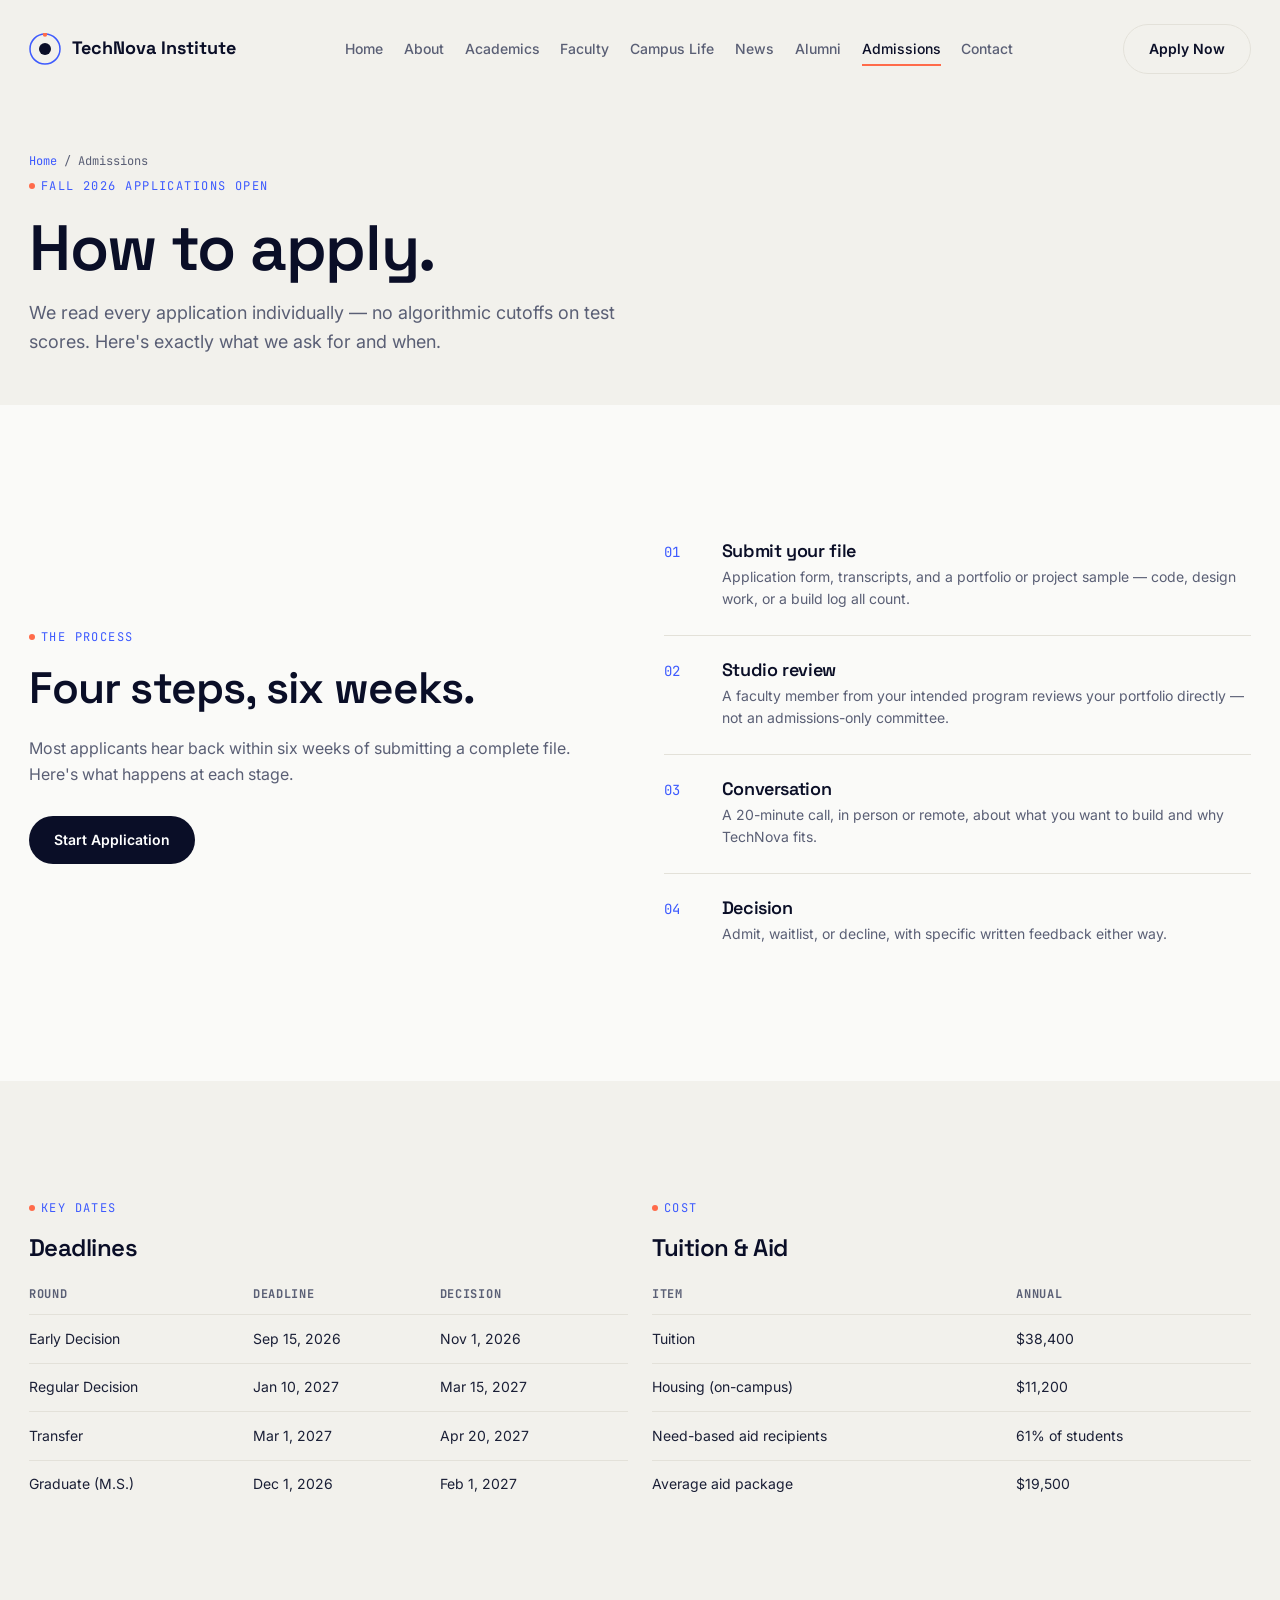
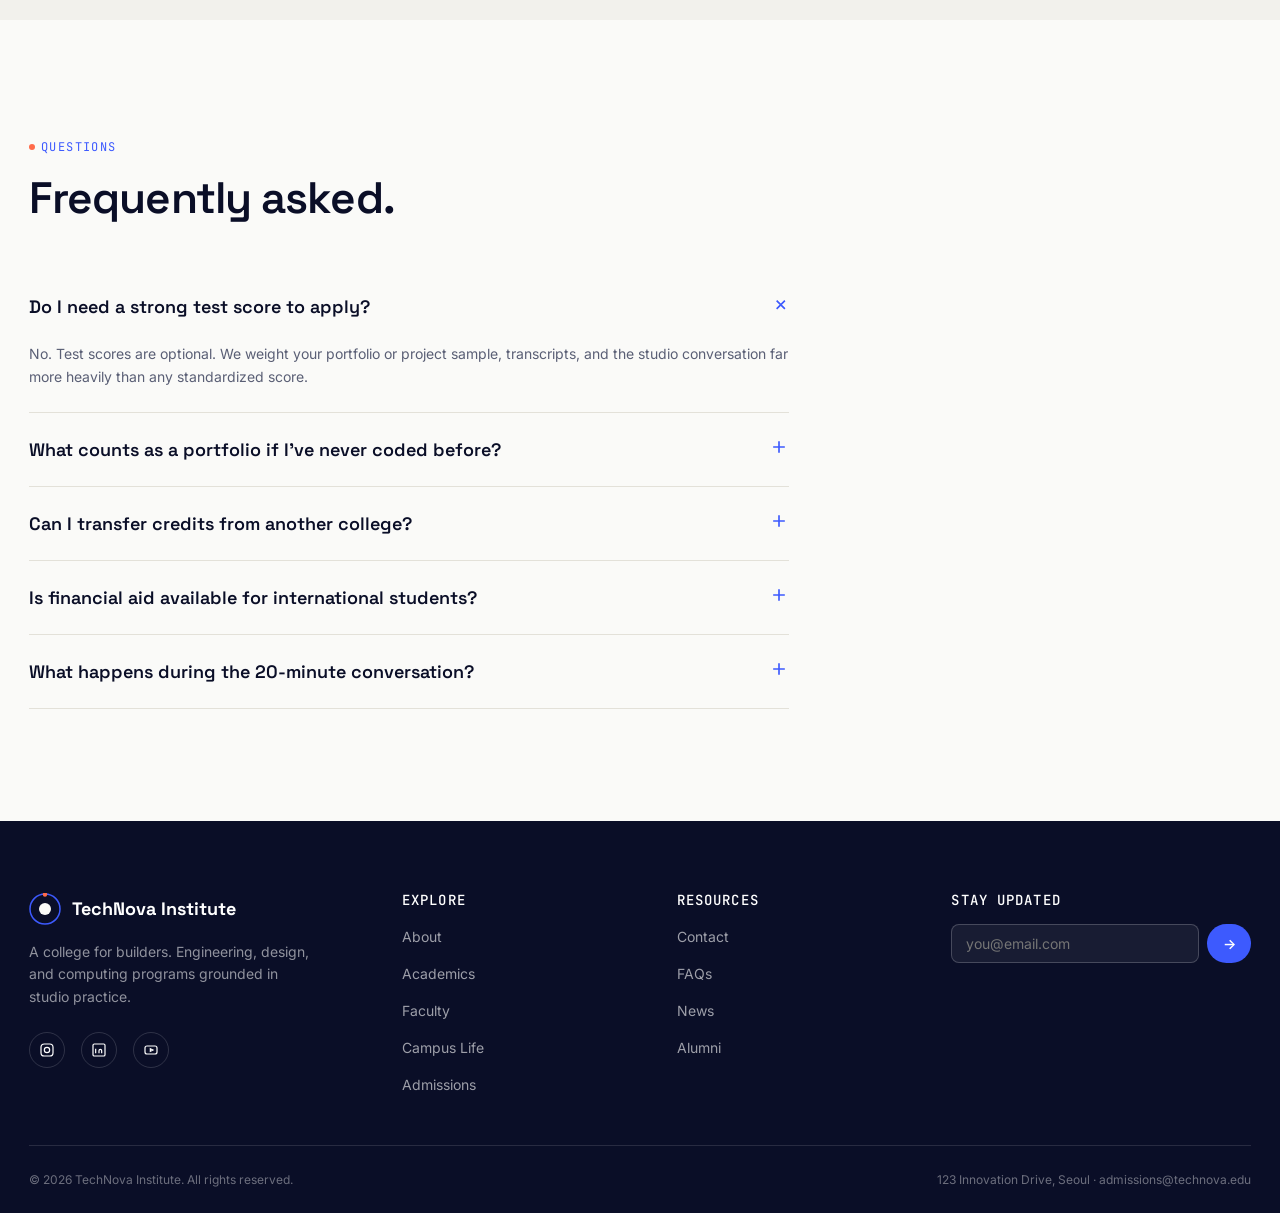
<file: admissions.html>
<!DOCTYPE html>
<html lang="en">
<head>
<meta charset="UTF-8">
<meta name="viewport" content="width=device-width, initial-scale=1.0">
<title>Admissions — TechNova Institute</title>
<meta name="description" content="How to apply to TechNova Institute — deadlines, requirements, and tuition.">
<link rel="stylesheet" href="style.css">
<style>
  .steps-list { display: flex; flex-direction: column; gap: 0; }
  .step-item { display: flex; gap: var(--space-3); padding: var(--space-3) 0; border-bottom: 1px solid var(--color-border); }
  .step-item:last-child { border-bottom: none; }
  .step-num {
    font-family: var(--font-mono); font-size: var(--fs-sm); color: var(--color-indigo);
    flex: 0 0 auto; width: 2.4em;
  }
  .step-item h3 { font-size: var(--fs-md); margin-bottom: 0.3em; }
  .step-item p { color: var(--color-ink-soft); font-size: var(--fs-sm); }

  .faq-list { max-width: 760px; }
  .faq-item { border-bottom: 1px solid var(--color-border); }
  .faq-question {
    width: 100%; text-align: left; padding: var(--space-3) 0;
    display: flex; align-items: center; justify-content: space-between;
    font-family: var(--font-display); font-weight: 600; font-size: var(--fs-md);
    color: var(--color-navy);
  }
  .faq-question .icon { transition: transform 0.3s var(--ease); flex-shrink: 0; margin-left: var(--space-2); color: var(--color-indigo); }
  .faq-item.open .faq-question .icon { transform: rotate(45deg); }
  .faq-answer {
    max-height: 0; overflow: hidden; transition: max-height 0.4s var(--ease), padding 0.4s var(--ease);
    color: var(--color-ink-soft); font-size: var(--fs-sm);
  }
  .faq-item.open .faq-answer { max-height: 300px; padding-bottom: var(--space-3); }

  .table-scroll { overflow-x: auto; -webkit-overflow-scrolling: touch; }
  .deadline-table { width: 100%; min-width: 320px; border-collapse: collapse; font-size: var(--fs-sm); }
  .deadline-table th { text-align: left; font-family: var(--font-mono); text-transform: uppercase; font-size: var(--fs-xs); letter-spacing: 0.06em; color: var(--color-ink-soft); padding-bottom: 0.8em; border-bottom: 1px solid var(--color-border); white-space: nowrap; }
  .deadline-table td { padding: 0.9em 0; border-bottom: 1px solid var(--color-border); white-space: nowrap; padding-right: 1.2em; }
  .deadline-table tr:last-child td { border-bottom: none; }
  @media (max-width: 900px) {
    .card-grid[style*="1fr 1fr"] { grid-template-columns: 1fr !important; gap: var(--space-4); }
  }
</style>
</head>
<body>

<header class="site-header">
  <div class="container nav-row">
    <a href="index.html" class="logo">
      <span class="logo-mark">
        <svg viewBox="0 0 32 32" fill="none" xmlns="http://www.w3.org/2000/svg">
          <circle cx="16" cy="16" r="15" stroke="#3D5AFE" stroke-width="1.5"/>
          <circle cx="16" cy="16" r="6" fill="#0A0E27"/>
          <circle cx="16" cy="1.5" r="2.2" fill="#FF6B4A"/>
        </svg>
      </span>
      TechNova Institute
    </a>
    <nav class="nav-links" id="navLinks">
      <a href="index.html">Home</a>
      <a href="about.html">About</a>
      <a href="academics.html">Academics</a>
      <a href="faculty.html">Faculty</a>
      <a href="campus-life.html">Campus Life</a>
      <a href="news.html">News</a>
      <a href="alumni.html">Alumni</a>
      <a href="admissions.html">Admissions</a>
      <a href="contact.html">Contact</a>
    </nav>
    <div class="nav-cta">
      <a href="admissions.html" class="btn btn-outline">Apply Now</a>
      <button class="nav-toggle" id="navToggle" aria-label="Toggle menu" aria-expanded="false">
        <span></span><span></span><span></span>
      </button>
    </div>
  </div>
</header>

<main id="main">

  <section class="page-hero">
    <div class="container reveal in-view">
      <div class="breadcrumb"><a href="index.html">Home</a> / Admissions</div>
      <span class="eyebrow">Fall 2026 applications open</span>
      <h1>How to apply.</h1>
      <p>We read every application individually — no algorithmic cutoffs on test scores. Here's exactly what we ask for and when.</p>
    </div>
  </section>

  <!-- STEPS -->
  <section>
    <div class="container split">
      <div class="reveal">
        <span class="eyebrow">The process</span>
        <h2 style="font-size:var(--fs-2xl);margin-top:var(--space-2)">Four steps, six weeks.</h2>
        <p style="color:var(--color-ink-soft);margin-top:var(--space-3)">Most applicants hear back within six weeks of submitting a complete file. Here's what happens at each stage.</p>
        <div style="margin-top:var(--space-4)">
          <a href="contact.html" class="btn btn-primary">Start Application</a>
        </div>
      </div>
      <div class="reveal" style="transition-delay:120ms">
        <div class="steps-list">
          <div class="step-item">
            <span class="step-num">01</span>
            <div><h3>Submit your file</h3><p>Application form, transcripts, and a portfolio or project sample — code, design work, or a build log all count.</p></div>
          </div>
          <div class="step-item">
            <span class="step-num">02</span>
            <div><h3>Studio review</h3><p>A faculty member from your intended program reviews your portfolio directly — not an admissions-only committee.</p></div>
          </div>
          <div class="step-item">
            <span class="step-num">03</span>
            <div><h3>Conversation</h3><p>A 20-minute call, in person or remote, about what you want to build and why TechNova fits.</p></div>
          </div>
          <div class="step-item">
            <span class="step-num">04</span>
            <div><h3>Decision</h3><p>Admit, waitlist, or decline, with specific written feedback either way.</p></div>
          </div>
        </div>
      </div>
    </div>
  </section>

  <!-- DEADLINES + TUITION -->
  <section class="section-alt">
    <div class="container">
      <div class="stat-grid-2">
        <div class="reveal">
          <span class="eyebrow">Key dates</span>
          <h2 style="font-size:var(--fs-lg);margin:var(--space-2) 0 var(--space-3)">Deadlines</h2>
          <div class="table-scroll"><table class="deadline-table">
            <thead><tr><th>Round</th><th>Deadline</th><th>Decision</th></tr></thead>
            <tbody>
              <tr><td>Early Decision</td><td>Sep 15, 2026</td><td>Nov 1, 2026</td></tr>
              <tr><td>Regular Decision</td><td>Jan 10, 2027</td><td>Mar 15, 2027</td></tr>
              <tr><td>Transfer</td><td>Mar 1, 2027</td><td>Apr 20, 2027</td></tr>
              <tr><td>Graduate (M.S.)</td><td>Dec 1, 2026</td><td>Feb 1, 2027</td></tr>
            </tbody>
          </table></div>
        </div>
        <div class="reveal" style="transition-delay:120ms">
          <span class="eyebrow">Cost</span>
          <h2 style="font-size:var(--fs-lg);margin:var(--space-2) 0 var(--space-3)">Tuition &amp; Aid</h2>
          <div class="table-scroll"><table class="deadline-table">
            <thead><tr><th>Item</th><th>Annual</th></tr></thead>
            <tbody>
              <tr><td>Tuition</td><td>$38,400</td></tr>
              <tr><td>Housing (on-campus)</td><td>$11,200</td></tr>
              <tr><td>Need-based aid recipients</td><td>61% of students</td></tr>
              <tr><td>Average aid package</td><td>$19,500</td></tr>
            </tbody>
          </table></div>
        </div>
      </div>
    </div>
  </section>

  <!-- FAQ -->
  <section id="faq">
    <div class="container">
      <div class="section-head reveal">
        <span class="eyebrow">Questions</span>
        <h2>Frequently asked.</h2>
      </div>
      <div class="faq-list reveal">
        <div class="faq-item open">
          <button class="faq-question">Do I need a strong test score to apply?
            <span class="icon"><svg width="20" height="20" viewBox="0 0 24 24" fill="none" stroke="currentColor" stroke-width="2"><path d="M12 5v14M5 12h14"/></svg></span>
          </button>
          <div class="faq-answer"><p>No. Test scores are optional. We weight your portfolio or project sample, transcripts, and the studio conversation far more heavily than any standardized score.</p></div>
        </div>
        <div class="faq-item">
          <button class="faq-question">What counts as a portfolio if I've never coded before?
            <span class="icon"><svg width="20" height="20" viewBox="0 0 24 24" fill="none" stroke="currentColor" stroke-width="2"><path d="M12 5v14M5 12h14"/></svg></span>
          </button>
          <div class="faq-answer"><p>Anything you've made — a school project, a piece of writing about a system you took apart, photos of something you built by hand. We're looking for evidence of how you think, not prior credentials.</p></div>
        </div>
        <div class="faq-item">
          <button class="faq-question">Can I transfer credits from another college?
            <span class="icon"><svg width="20" height="20" viewBox="0 0 24 24" fill="none" stroke="currentColor" stroke-width="2"><path d="M12 5v14M5 12h14"/></svg></span>
          </button>
          <div class="faq-answer"><p>Yes, up to 60 credits depending on course equivalency, reviewed by the relevant school's faculty during your application.</p></div>
        </div>
        <div class="faq-item">
          <button class="faq-question">Is financial aid available for international students?
            <span class="icon"><svg width="20" height="20" viewBox="0 0 24 24" fill="none" stroke="currentColor" stroke-width="2"><path d="M12 5v14M5 12h14"/></svg></span>
          </button>
          <div class="faq-answer"><p>Yes. International students are eligible for the same need-based aid pool as domestic applicants, including the merit scholarships awarded each round.</p></div>
        </div>
        <div class="faq-item">
          <button class="faq-question">What happens during the 20-minute conversation?
            <span class="icon"><svg width="20" height="20" viewBox="0 0 24 24" fill="none" stroke="currentColor" stroke-width="2"><path d="M12 5v14M5 12h14"/></svg></span>
          </button>
          <div class="faq-answer"><p>A faculty member talks through your portfolio with you and asks what you'd want to build in your first studio. It's a conversation, not an interrogation — come ready to talk about your work.</p></div>
        </div>
      </div>
    </div>
  </section>

</main>

<footer class="site-footer">
  <div class="container">
    <div class="footer-grid">
      <div class="footer-brand">
        <a href="index.html" class="logo">
          <span class="logo-mark">
            <svg viewBox="0 0 32 32" fill="none" xmlns="http://www.w3.org/2000/svg">
              <circle cx="16" cy="16" r="15" stroke="#3D5AFE" stroke-width="1.5"/>
              <circle cx="16" cy="16" r="6" fill="#FAFAF8"/>
              <circle cx="16" cy="1.5" r="2.2" fill="#FF6B4A"/>
            </svg>
          </span>
          TechNova Institute
        </a>
        <p>A college for builders. Engineering, design, and computing programs grounded in studio practice.</p>
        <div class="social-row" style="margin-top:var(--space-3)">
          <a href="#" aria-label="Instagram"><svg width="16" height="16" viewBox="0 0 24 24" fill="none" stroke="white" stroke-width="1.8"><rect x="3" y="3" width="18" height="18" rx="5"/><circle cx="12" cy="12" r="4"/></svg></a>
          <a href="#" aria-label="LinkedIn"><svg width="16" height="16" viewBox="0 0 24 24" fill="none" stroke="white" stroke-width="1.8"><rect x="3" y="3" width="18" height="18" rx="2"/><path d="M7 10v7M7 7v.01M12 17v-4a2 2 0 014 0v4M12 13v4"/></svg></a>
          <a href="#" aria-label="YouTube"><svg width="16" height="16" viewBox="0 0 24 24" fill="none" stroke="white" stroke-width="1.8"><rect x="3" y="6" width="18" height="12" rx="3"/><path d="M11 10l4 2-4 2z"/></svg></a>
        </div>
      </div>
      <div class="footer-col">
        <h4>Explore</h4>
        <ul>
          <li><a href="about.html">About</a></li>
          <li><a href="academics.html">Academics</a></li>
          <li><a href="faculty.html">Faculty</a></li>
          <li><a href="campus-life.html">Campus Life</a></li>
          <li><a href="admissions.html">Admissions</a></li>
        </ul>
      </div>
      <div class="footer-col">
        <h4>Resources</h4>
        <ul>
          <li><a href="contact.html">Contact</a></li>
          <li><a href="admissions.html#faq">FAQs</a></li>
          <li><a href="news.html">News</a></li>
          <li><a href="alumni.html">Alumni</a></li>
        </ul>
      </div>
      <div class="footer-col">
        <h4>Stay Updated</h4>
        <form id="newsletter-form">
          <div style="display:flex;gap:0.5em">
            <input type="email" placeholder="you@email.com" required aria-label="Email address" style="flex:1;padding:0.7em 1em;border-radius:8px;border:1px solid rgba(255,255,255,0.2);background:rgba(255,255,255,0.06);color:white;font-size:var(--fs-sm)">
            <button type="submit" class="btn btn-primary" style="background:var(--color-indigo);padding:0.7em 1.1em">→</button>
          </div>
          <p class="newsletter-msg" style="display:none;font-size:var(--fs-xs);color:#8BE38B;margin-top:0.6em">Subscribed — welcome aboard.</p>
        </form>
      </div>
    </div>
    <div class="footer-bottom">
      <span>© <span data-year>2026</span> TechNova Institute. All rights reserved.</span>
      <span>123 Innovation Drive, Seoul · admissions@technova.edu</span>
    </div>
  </div>
</footer>

<button class="to-top" aria-label="Back to top">
  <svg width="18" height="18" viewBox="0 0 24 24" fill="none" stroke="white" stroke-width="2"><path d="M12 19V5M5 12l7-7 7 7"/></svg>
</button>

<script src="main.js"></script>
</body>
</html>
</file>
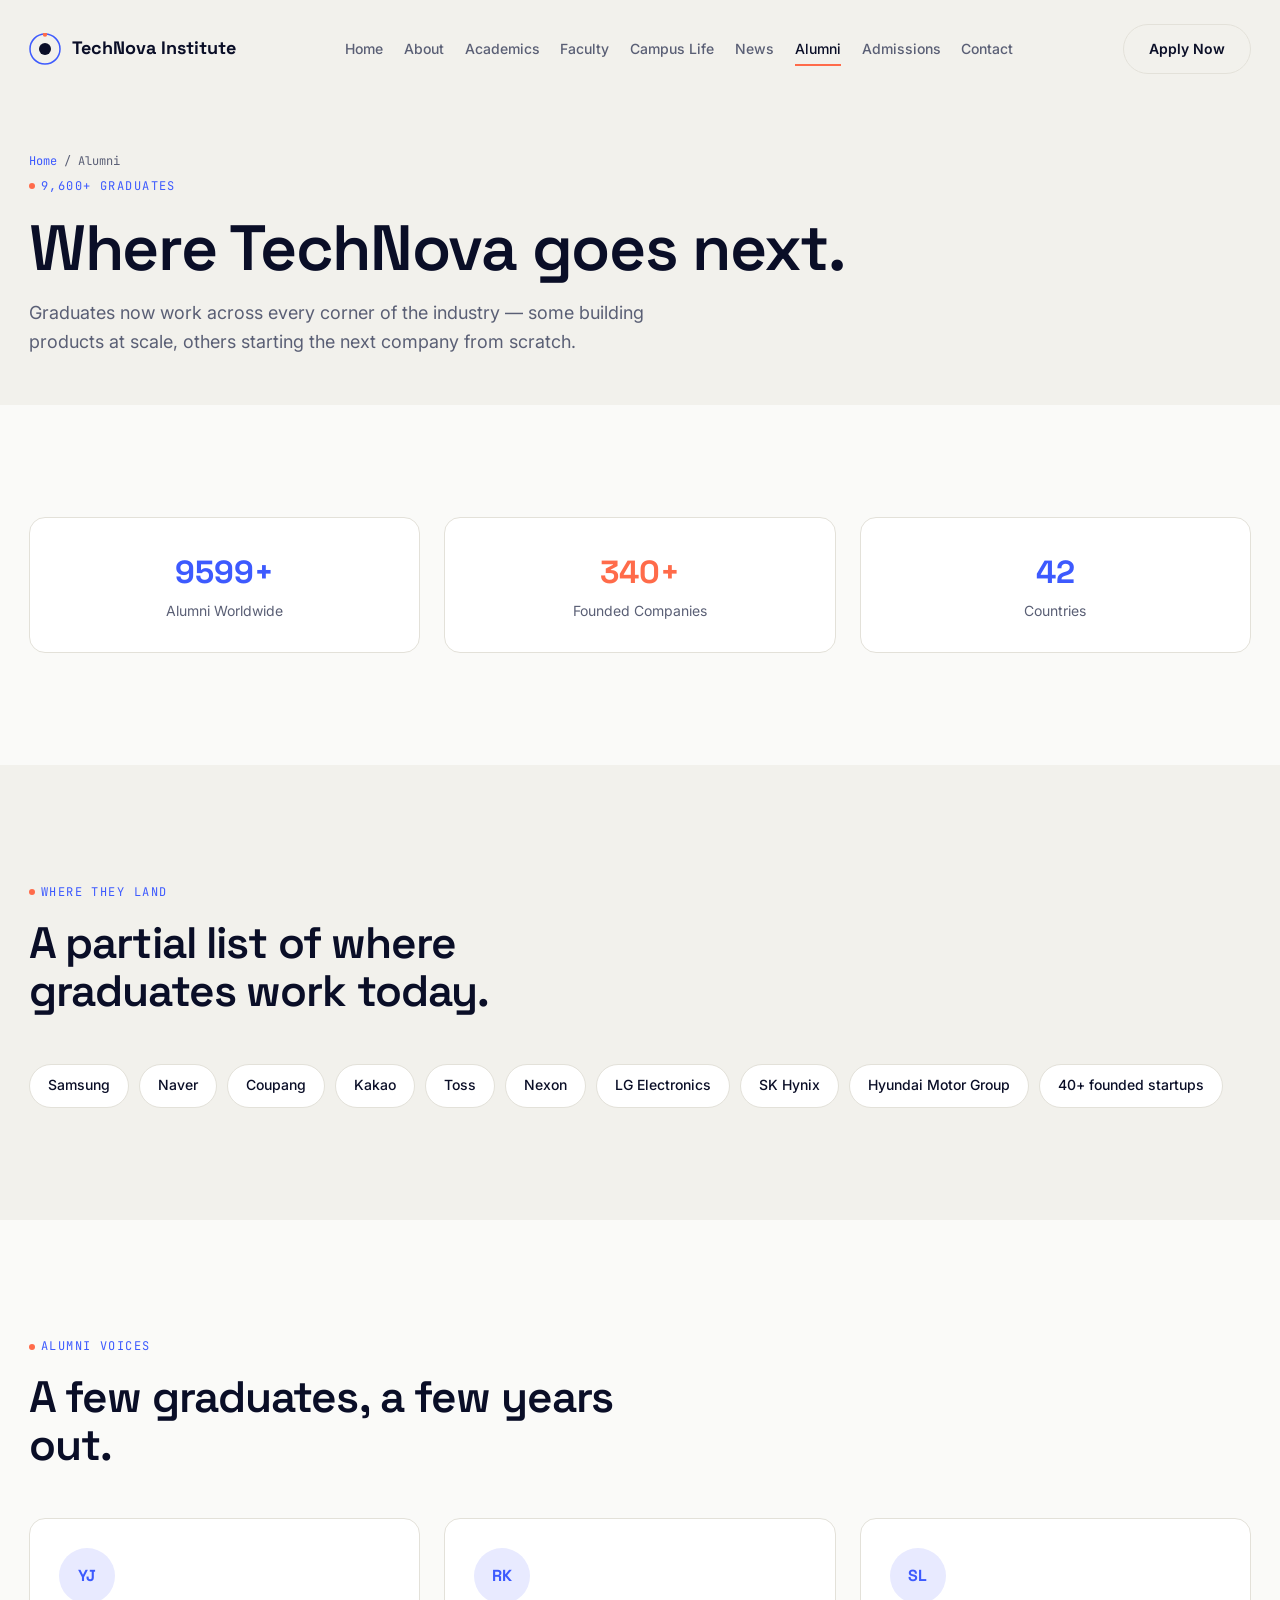
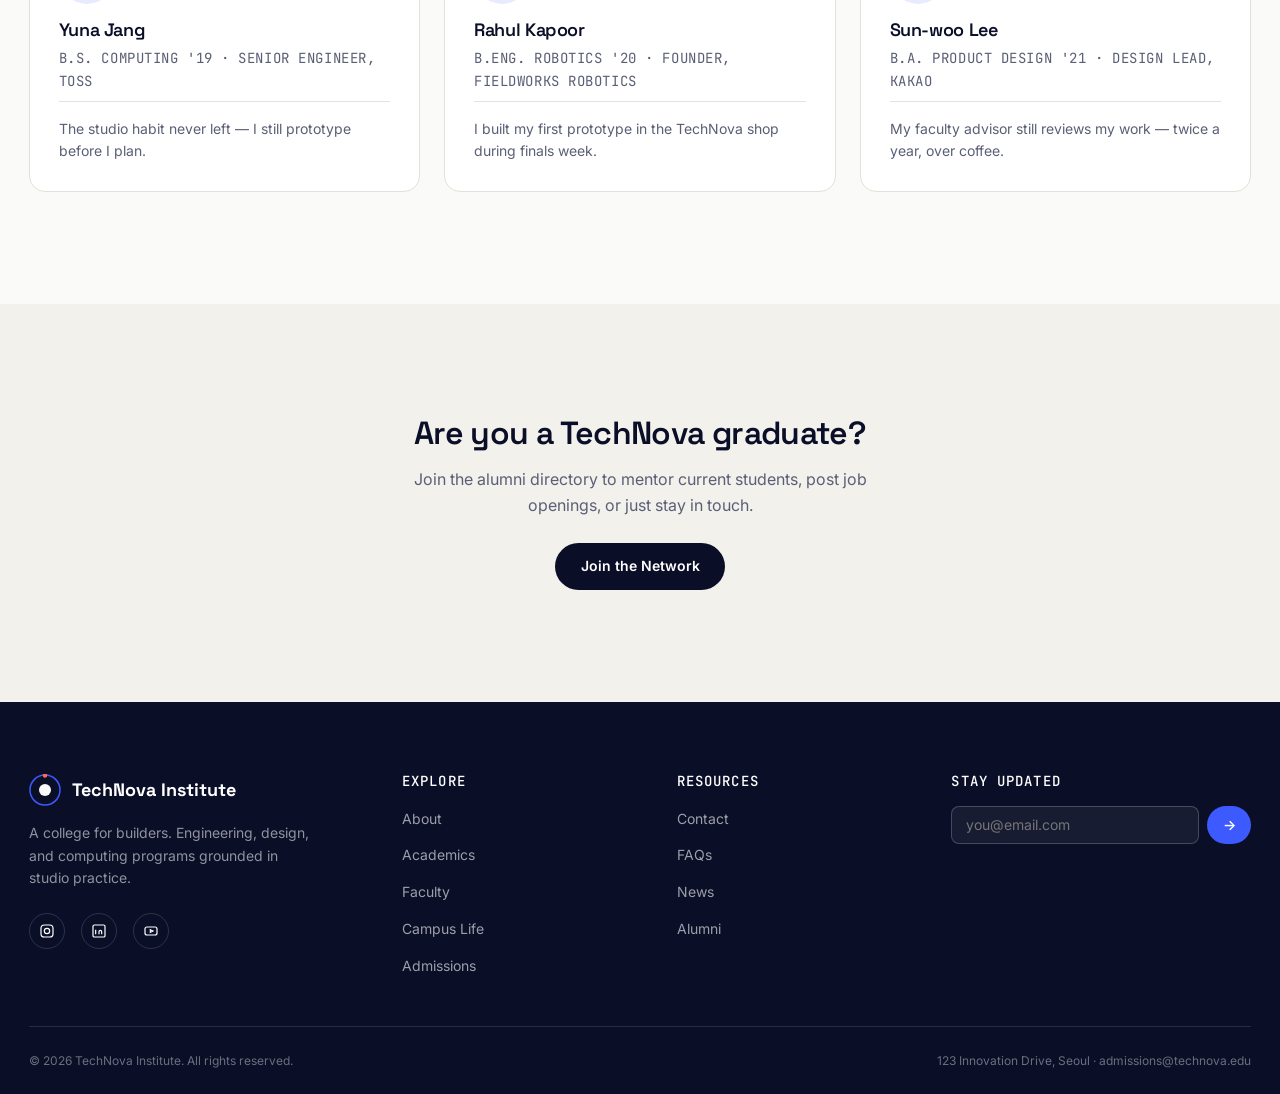
<file: alumni.html>
<!DOCTYPE html>
<html lang="en">
<head>
<meta charset="UTF-8">
<meta name="viewport" content="width=device-width, initial-scale=1.0">
<title>Alumni — TechNova Institute</title>
<meta name="description" content="Where TechNova Institute graduates go — companies, founders, and the alumni network.">
<link rel="stylesheet" href="style.css">
<style>
  .company-cloud { display: flex; flex-wrap: wrap; gap: 0.6em; }
  .company-chip {
    padding: 0.7em 1.3em; border-radius: 999px; border: 1px solid var(--color-border);
    background: var(--color-white); font-size: var(--fs-sm); font-weight: 500; color: var(--color-navy);
  }
  .alumni-card { display: flex; flex-direction: column; height: 100%; }
  .alumni-avatar { width: 56px; height: 56px; border-radius: 50%; background: var(--color-indigo-soft); margin-bottom: var(--space-2); display:flex; align-items:center; justify-content:center; font-family:var(--font-display); font-weight:700; color:var(--color-indigo); }
  .alumni-role { font-size: var(--fs-xs); color: var(--color-indigo); font-family: var(--font-mono); text-transform: uppercase; letter-spacing: 0.04em; margin-bottom: 0.6em; }
  .alumni-quote { font-size: var(--fs-sm); color: var(--color-ink-soft); margin-top: auto; padding-top: var(--space-2); border-top: 1px solid var(--color-border); font-style: normal; }
</style>
</head>
<body>

<header class="site-header">
  <div class="container nav-row">
    <a href="index.html" class="logo">
      <span class="logo-mark">
        <svg viewBox="0 0 32 32" fill="none" xmlns="http://www.w3.org/2000/svg">
          <circle cx="16" cy="16" r="15" stroke="#3D5AFE" stroke-width="1.5"/>
          <circle cx="16" cy="16" r="6" fill="#0A0E27"/>
          <circle cx="16" cy="1.5" r="2.2" fill="#FF6B4A"/>
        </svg>
      </span>
      TechNova Institute
    </a>
    <nav class="nav-links" id="navLinks">
      <a href="index.html">Home</a>
      <a href="about.html">About</a>
      <a href="academics.html">Academics</a>
      <a href="faculty.html">Faculty</a>
      <a href="campus-life.html">Campus Life</a>
      <a href="news.html">News</a>
      <a href="alumni.html">Alumni</a>
      <a href="admissions.html">Admissions</a>
      <a href="contact.html">Contact</a>
    </nav>
    <div class="nav-cta">
      <a href="admissions.html" class="btn btn-outline">Apply Now</a>
      <button class="nav-toggle" id="navToggle" aria-label="Toggle menu" aria-expanded="false">
        <span></span><span></span><span></span>
      </button>
    </div>
  </div>
</header>

<main id="main">

  <section class="page-hero">
    <div class="container reveal in-view">
      <div class="breadcrumb"><a href="index.html">Home</a> / Alumni</div>
      <span class="eyebrow">9,600+ graduates</span>
      <h1>Where TechNova goes next.</h1>
      <p>Graduates now work across every corner of the industry — some building products at scale, others starting the next company from scratch.</p>
    </div>
  </section>

  <!-- STATS -->
  <section>
    <div class="container">
      <div class="card-grid reveal-stagger">
        <div class="card reveal" style="--i:0;text-align:center">
          <strong style="font-family:var(--font-display);font-size:var(--fs-xl);display:block;color:var(--color-indigo)"><span data-counter="9600" data-suffix="+">0</span></strong>
          <span style="font-size:var(--fs-sm);color:var(--color-ink-soft)">Alumni Worldwide</span>
        </div>
        <div class="card reveal" style="--i:1;text-align:center">
          <strong style="font-family:var(--font-display);font-size:var(--fs-xl);display:block;color:var(--color-coral)"><span data-counter="340" data-suffix="+">0</span></strong>
          <span style="font-size:var(--fs-sm);color:var(--color-ink-soft)">Founded Companies</span>
        </div>
        <div class="card reveal" style="--i:2;text-align:center">
          <strong style="font-family:var(--font-display);font-size:var(--fs-xl);display:block;color:var(--color-indigo)"><span data-counter="42" data-suffix="">0</span></strong>
          <span style="font-size:var(--fs-sm);color:var(--color-ink-soft)">Countries</span>
        </div>
      </div>
    </div>
  </section>

  <!-- WHERE THEY WORK -->
  <section class="section-alt">
    <div class="container">
      <div class="section-head reveal">
        <span class="eyebrow">Where they land</span>
        <h2>A partial list of where graduates work today.</h2>
      </div>
      <div class="company-cloud reveal">
        <span class="company-chip">Samsung</span>
        <span class="company-chip">Naver</span>
        <span class="company-chip">Coupang</span>
        <span class="company-chip">Kakao</span>
        <span class="company-chip">Toss</span>
        <span class="company-chip">Nexon</span>
        <span class="company-chip">LG Electronics</span>
        <span class="company-chip">SK Hynix</span>
        <span class="company-chip">Hyundai Motor Group</span>
        <span class="company-chip">40+ founded startups</span>
      </div>
    </div>
  </section>

  <!-- ALUMNI PROFILES -->
  <section>
    <div class="container">
      <div class="section-head reveal">
        <span class="eyebrow">Alumni voices</span>
        <h2>A few graduates, a few years out.</h2>
      </div>
      <div class="card-grid reveal-stagger">
        <div class="card alumni-card reveal" style="--i:0">
          <div class="alumni-avatar">YJ</div>
          <h3>Yuna Jang</h3>
          <p class="alumni-role">B.S. Computing '19 · Senior Engineer, Toss</p>
          <p class="alumni-quote">The studio habit never left — I still prototype before I plan.</p>
        </div>
        <div class="card alumni-card reveal" style="--i:1">
          <div class="alumni-avatar">RK</div>
          <h3>Rahul Kapoor</h3>
          <p class="alumni-role">B.Eng. Robotics '20 · Founder, Fieldworks Robotics</p>
          <p class="alumni-quote">I built my first prototype in the TechNova shop during finals week.</p>
        </div>
        <div class="card alumni-card reveal" style="--i:2">
          <div class="alumni-avatar">SL</div>
          <h3>Sun-woo Lee</h3>
          <p class="alumni-role">B.A. Product Design '21 · Design Lead, Kakao</p>
          <p class="alumni-quote">My faculty advisor still reviews my work — twice a year, over coffee.</p>
        </div>
      </div>
    </div>
  </section>

  <!-- CTA -->
  <section class="section-alt">
    <div class="container reveal" style="text-align:center">
      <h2 style="font-size:var(--fs-xl)">Are you a TechNova graduate?</h2>
      <p style="color:var(--color-ink-soft);margin:var(--space-2) auto var(--space-3);max-width:50ch">Join the alumni directory to mentor current students, post job openings, or just stay in touch.</p>
      <a href="contact.html" class="btn btn-primary">Join the Network</a>
    </div>
  </section>

</main>

<footer class="site-footer">
  <div class="container">
    <div class="footer-grid">
      <div class="footer-brand">
        <a href="index.html" class="logo">
          <span class="logo-mark">
            <svg viewBox="0 0 32 32" fill="none" xmlns="http://www.w3.org/2000/svg">
              <circle cx="16" cy="16" r="15" stroke="#3D5AFE" stroke-width="1.5"/>
              <circle cx="16" cy="16" r="6" fill="#FAFAF8"/>
              <circle cx="16" cy="1.5" r="2.2" fill="#FF6B4A"/>
            </svg>
          </span>
          TechNova Institute
        </a>
        <p>A college for builders. Engineering, design, and computing programs grounded in studio practice.</p>
        <div class="social-row" style="margin-top:var(--space-3)">
          <a href="#" aria-label="Instagram"><svg width="16" height="16" viewBox="0 0 24 24" fill="none" stroke="white" stroke-width="1.8"><rect x="3" y="3" width="18" height="18" rx="5"/><circle cx="12" cy="12" r="4"/></svg></a>
          <a href="#" aria-label="LinkedIn"><svg width="16" height="16" viewBox="0 0 24 24" fill="none" stroke="white" stroke-width="1.8"><rect x="3" y="3" width="18" height="18" rx="2"/><path d="M7 10v7M7 7v.01M12 17v-4a2 2 0 014 0v4M12 13v4"/></svg></a>
          <a href="#" aria-label="YouTube"><svg width="16" height="16" viewBox="0 0 24 24" fill="none" stroke="white" stroke-width="1.8"><rect x="3" y="6" width="18" height="12" rx="3"/><path d="M11 10l4 2-4 2z"/></svg></a>
        </div>
      </div>
      <div class="footer-col">
        <h4>Explore</h4>
        <ul>
          <li><a href="about.html">About</a></li>
          <li><a href="academics.html">Academics</a></li>
          <li><a href="faculty.html">Faculty</a></li>
          <li><a href="campus-life.html">Campus Life</a></li>
          <li><a href="admissions.html">Admissions</a></li>
        </ul>
      </div>
      <div class="footer-col">
        <h4>Resources</h4>
        <ul>
          <li><a href="contact.html">Contact</a></li>
          <li><a href="admissions.html#faq">FAQs</a></li>
          <li><a href="news.html">News</a></li>
          <li><a href="alumni.html">Alumni</a></li>
        </ul>
      </div>
      <div class="footer-col">
        <h4>Stay Updated</h4>
        <form id="newsletter-form">
          <div style="display:flex;gap:0.5em">
            <input type="email" placeholder="you@email.com" required aria-label="Email address" style="flex:1;padding:0.7em 1em;border-radius:8px;border:1px solid rgba(255,255,255,0.2);background:rgba(255,255,255,0.06);color:white;font-size:var(--fs-sm)">
            <button type="submit" class="btn btn-primary" style="background:var(--color-indigo);padding:0.7em 1.1em">→</button>
          </div>
          <p class="newsletter-msg" style="display:none;font-size:var(--fs-xs);color:#8BE38B;margin-top:0.6em">Subscribed — welcome aboard.</p>
        </form>
      </div>
    </div>
    <div class="footer-bottom">
      <span>© <span data-year>2026</span> TechNova Institute. All rights reserved.</span>
      <span>123 Innovation Drive, Seoul · admissions@technova.edu</span>
    </div>
  </div>
</footer>

<button class="to-top" aria-label="Back to top">
  <svg width="18" height="18" viewBox="0 0 24 24" fill="none" stroke="white" stroke-width="2"><path d="M12 19V5M5 12l7-7 7 7"/></svg>
</button>

<script src="main.js"></script>
</body>
</html>
</file>
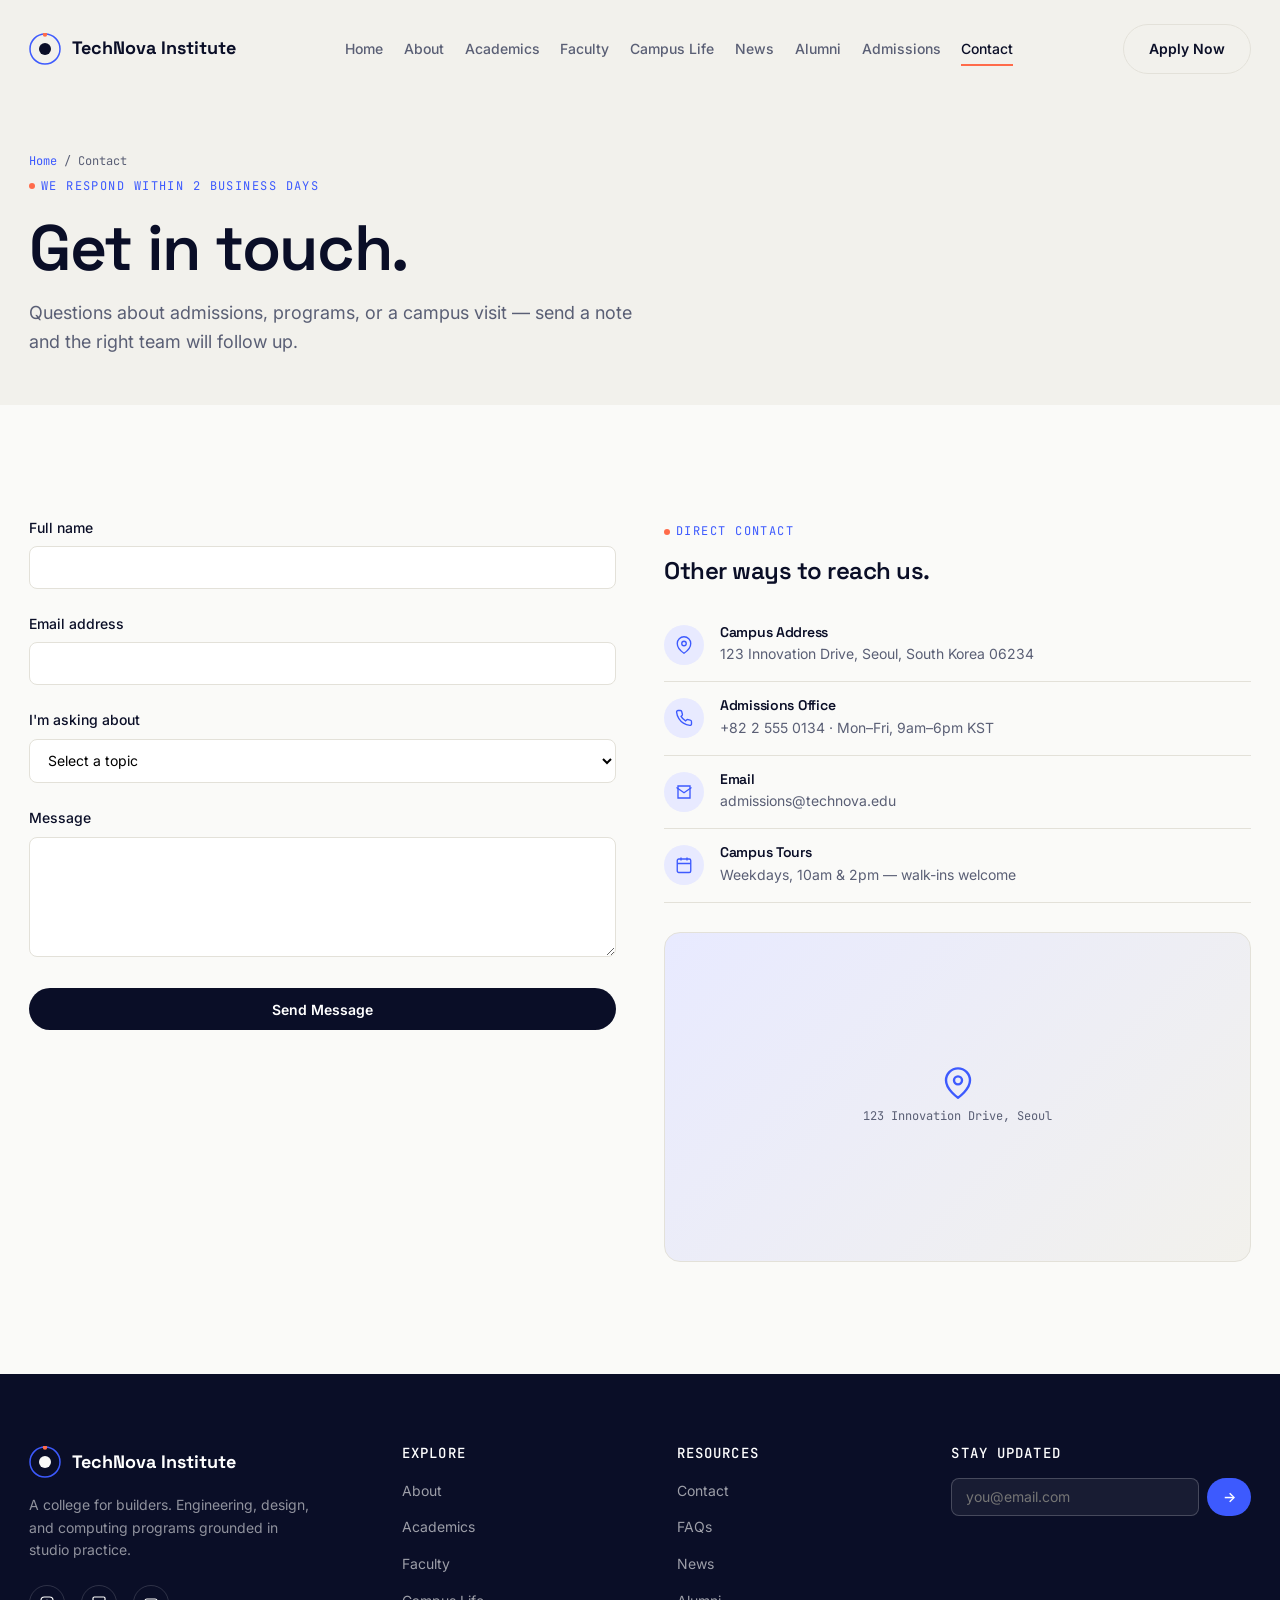
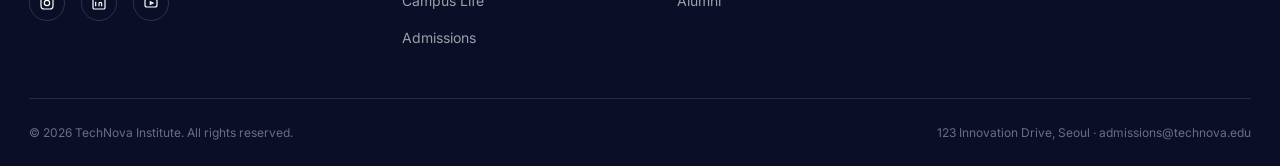
<file: contact.html>
<!DOCTYPE html>
<html lang="en">
<head>
<meta charset="UTF-8">
<meta name="viewport" content="width=device-width, initial-scale=1.0">
<title>Contact — TechNova Institute</title>
<meta name="description" content="Get in touch with TechNova Institute admissions, departments, or schedule a campus visit.">
<link rel="stylesheet" href="style.css">
<style>
  .contact-wrap { display: grid; grid-template-columns: 1fr 1fr; gap: var(--space-5); }
  @media (max-width: 900px) { .contact-wrap { grid-template-columns: 1fr; } }

  .form-field { margin-bottom: var(--space-3); }
  .form-field label { display: block; font-size: var(--fs-sm); font-weight: 500; margin-bottom: 0.5em; color: var(--color-navy); }
  .form-field input, .form-field select, .form-field textarea {
    width: 100%; padding: 0.85em 1em; border-radius: var(--radius-sm);
    border: 1.5px solid var(--color-border); background: var(--color-white);
    font-size: var(--fs-sm); transition: border-color 0.25s var(--ease);
  }
  .form-field input:focus, .form-field select:focus, .form-field textarea:focus {
    border-color: var(--color-indigo); outline: none;
  }
  .form-field input.invalid, .form-field select.invalid, .form-field textarea.invalid {
    border-color: var(--color-coral);
  }
  .form-error { display: none; color: var(--color-coral); font-size: var(--fs-xs); margin-top: 0.4em; font-family: var(--font-mono); }
  .form-success {
    display: none; background: #E9F7EE; border: 1px solid #B7E4C7; color: #1E7A42;
    padding: var(--space-2) var(--space-3); border-radius: var(--radius-sm); font-size: var(--fs-sm); margin-bottom: var(--space-3);
  }
  textarea { resize: vertical; min-height: 120px; }

  .contact-info-item { display: flex; gap: var(--space-2); padding: var(--space-2) 0; border-bottom: 1px solid var(--color-border); }
  .contact-info-item:last-child { border-bottom: none; }
  .contact-info-item .ci-icon { width: 40px; height: 40px; border-radius: 50%; background: var(--color-indigo-soft); color: var(--color-indigo); display:flex; align-items:center; justify-content:center; flex-shrink:0; }
  .contact-info-item h4 { font-size: var(--fs-sm); margin-bottom: 0.2em; }
  .contact-info-item p { font-size: var(--fs-sm); color: var(--color-ink-soft); }

  .map-block {
    margin-top: var(--space-4); border-radius: var(--radius-md); overflow: hidden;
    border: 1px solid var(--color-border); aspect-ratio: 16/9;
    background: linear-gradient(135deg, var(--color-indigo-soft), var(--color-bg-alt));
    display: flex; align-items: center; justify-content: center; position: relative;
  }
  .map-pin { position: relative; z-index: 2; display: flex; flex-direction: column; align-items: center; gap: 0.5em; }
</style>
</head>
<body>

<header class="site-header">
  <div class="container nav-row">
    <a href="index.html" class="logo">
      <span class="logo-mark">
        <svg viewBox="0 0 32 32" fill="none" xmlns="http://www.w3.org/2000/svg">
          <circle cx="16" cy="16" r="15" stroke="#3D5AFE" stroke-width="1.5"/>
          <circle cx="16" cy="16" r="6" fill="#0A0E27"/>
          <circle cx="16" cy="1.5" r="2.2" fill="#FF6B4A"/>
        </svg>
      </span>
      TechNova Institute
    </a>
    <nav class="nav-links" id="navLinks">
      <a href="index.html">Home</a>
      <a href="about.html">About</a>
      <a href="academics.html">Academics</a>
      <a href="faculty.html">Faculty</a>
      <a href="campus-life.html">Campus Life</a>
      <a href="news.html">News</a>
      <a href="alumni.html">Alumni</a>
      <a href="admissions.html">Admissions</a>
      <a href="contact.html">Contact</a>
    </nav>
    <div class="nav-cta">
      <a href="admissions.html" class="btn btn-outline">Apply Now</a>
      <button class="nav-toggle" id="navToggle" aria-label="Toggle menu" aria-expanded="false">
        <span></span><span></span><span></span>
      </button>
    </div>
  </div>
</header>

<main id="main">

  <section class="page-hero">
    <div class="container reveal in-view">
      <div class="breadcrumb"><a href="index.html">Home</a> / Contact</div>
      <span class="eyebrow">We respond within 2 business days</span>
      <h1>Get in touch.</h1>
      <p>Questions about admissions, programs, or a campus visit — send a note and the right team will follow up.</p>
    </div>
  </section>

  <section>
    <div class="container contact-wrap">

      <div class="reveal">
        <div class="form-success">Message sent — we'll be in touch within two business days.</div>
        <form id="contact-form" novalidate>
          <div class="form-field">
            <label for="name">Full name</label>
            <input type="text" id="name" name="name" required>
            <span class="form-error">Please enter your name.</span>
          </div>
          <div class="form-field">
            <label for="email">Email address</label>
            <input type="email" id="email" name="email" required>
            <span class="form-error">Please enter a valid email address.</span>
          </div>
          <div class="form-field">
            <label for="topic">I'm asking about</label>
            <select id="topic" name="topic" required>
              <option value="">Select a topic</option>
              <option>Admissions</option>
              <option>Academic Programs</option>
              <option>Campus Visit</option>
              <option>Financial Aid</option>
              <option>Other</option>
            </select>
            <span class="form-error">Please select a topic.</span>
          </div>
          <div class="form-field">
            <label for="message">Message</label>
            <textarea id="message" name="message" required></textarea>
            <span class="form-error">Please enter a message.</span>
          </div>
          <button type="submit" class="btn btn-primary" style="width:100%">Send Message</button>
        </form>
      </div>

      <div class="reveal" style="transition-delay:120ms">
        <span class="eyebrow">Direct contact</span>
        <h2 style="font-size:var(--fs-lg);margin:var(--space-2) 0 var(--space-3)">Other ways to reach us.</h2>

        <div class="contact-info-item">
          <span class="ci-icon"><svg width="18" height="18" viewBox="0 0 24 24" fill="none" stroke="currentColor" stroke-width="1.8"><path d="M21 10c0 7-9 13-9 13s-9-6-9-13a9 9 0 0118 0z"/><circle cx="12" cy="10" r="3"/></svg></span>
          <div><h4>Campus Address</h4><p>123 Innovation Drive, Seoul, South Korea 06234</p></div>
        </div>
        <div class="contact-info-item">
          <span class="ci-icon"><svg width="18" height="18" viewBox="0 0 24 24" fill="none" stroke="currentColor" stroke-width="1.8"><path d="M22 16.92v3a2 2 0 01-2.18 2 19.79 19.79 0 01-8.63-3.07 19.5 19.5 0 01-6-6 19.79 19.79 0 01-3.07-8.67A2 2 0 014.11 2h3a2 2 0 012 1.72c.127.96.361 1.903.7 2.81a2 2 0 01-.45 2.11L8.09 9.91a16 16 0 006 6l1.27-1.27a2 2 0 012.11-.45c.907.339 1.85.573 2.81.7A2 2 0 0122 16.92z"/></svg></span>
          <div><h4>Admissions Office</h4><p>+82 2 555 0134 · Mon–Fri, 9am–6pm KST</p></div>
        </div>
        <div class="contact-info-item">
          <span class="ci-icon"><svg width="18" height="18" viewBox="0 0 24 24" fill="none" stroke="currentColor" stroke-width="1.8"><path d="M4 4h16v16H4z"/><path d="M22 6l-10 7L2 6"/></svg></span>
          <div><h4>Email</h4><p>admissions@technova.edu</p></div>
        </div>
        <div class="contact-info-item">
          <span class="ci-icon"><svg width="18" height="18" viewBox="0 0 24 24" fill="none" stroke="currentColor" stroke-width="1.8"><rect x="3" y="4" width="18" height="18" rx="2"/><path d="M16 2v4M8 2v4M3 10h18"/></svg></span>
          <div><h4>Campus Tours</h4><p>Weekdays, 10am &amp; 2pm — walk-ins welcome</p></div>
        </div>

        <div class="map-block">
          <div class="map-pin">
            <svg width="32" height="32" viewBox="0 0 24 24" fill="none" stroke="#3D5AFE" stroke-width="1.8"><path d="M21 10c0 7-9 13-9 13s-9-6-9-13a9 9 0 0118 0z"/><circle cx="12" cy="10" r="3"/></svg>
            <span style="font-family:var(--font-mono);font-size:var(--fs-xs);color:var(--color-ink-soft)">123 Innovation Drive, Seoul</span>
          </div>
        </div>
      </div>

    </div>
  </section>

</main>

<footer class="site-footer">
  <div class="container">
    <div class="footer-grid">
      <div class="footer-brand">
        <a href="index.html" class="logo">
          <span class="logo-mark">
            <svg viewBox="0 0 32 32" fill="none" xmlns="http://www.w3.org/2000/svg">
              <circle cx="16" cy="16" r="15" stroke="#3D5AFE" stroke-width="1.5"/>
              <circle cx="16" cy="16" r="6" fill="#FAFAF8"/>
              <circle cx="16" cy="1.5" r="2.2" fill="#FF6B4A"/>
            </svg>
          </span>
          TechNova Institute
        </a>
        <p>A college for builders. Engineering, design, and computing programs grounded in studio practice.</p>
        <div class="social-row" style="margin-top:var(--space-3)">
          <a href="#" aria-label="Instagram"><svg width="16" height="16" viewBox="0 0 24 24" fill="none" stroke="white" stroke-width="1.8"><rect x="3" y="3" width="18" height="18" rx="5"/><circle cx="12" cy="12" r="4"/></svg></a>
          <a href="#" aria-label="LinkedIn"><svg width="16" height="16" viewBox="0 0 24 24" fill="none" stroke="white" stroke-width="1.8"><rect x="3" y="3" width="18" height="18" rx="2"/><path d="M7 10v7M7 7v.01M12 17v-4a2 2 0 014 0v4M12 13v4"/></svg></a>
          <a href="#" aria-label="YouTube"><svg width="16" height="16" viewBox="0 0 24 24" fill="none" stroke="white" stroke-width="1.8"><rect x="3" y="6" width="18" height="12" rx="3"/><path d="M11 10l4 2-4 2z"/></svg></a>
        </div>
      </div>
      <div class="footer-col">
        <h4>Explore</h4>
        <ul>
          <li><a href="about.html">About</a></li>
          <li><a href="academics.html">Academics</a></li>
          <li><a href="faculty.html">Faculty</a></li>
          <li><a href="campus-life.html">Campus Life</a></li>
          <li><a href="admissions.html">Admissions</a></li>
        </ul>
      </div>
      <div class="footer-col">
        <h4>Resources</h4>
        <ul>
          <li><a href="contact.html">Contact</a></li>
          <li><a href="admissions.html#faq">FAQs</a></li>
          <li><a href="news.html">News</a></li>
          <li><a href="alumni.html">Alumni</a></li>
        </ul>
      </div>
      <div class="footer-col">
        <h4>Stay Updated</h4>
        <form id="newsletter-form">
          <div style="display:flex;gap:0.5em">
            <input type="email" placeholder="you@email.com" required aria-label="Email address" style="flex:1;padding:0.7em 1em;border-radius:8px;border:1px solid rgba(255,255,255,0.2);background:rgba(255,255,255,0.06);color:white;font-size:var(--fs-sm)">
            <button type="submit" class="btn btn-primary" style="background:var(--color-indigo);padding:0.7em 1.1em">→</button>
          </div>
          <p class="newsletter-msg" style="display:none;font-size:var(--fs-xs);color:#8BE38B;margin-top:0.6em">Subscribed — welcome aboard.</p>
        </form>
      </div>
    </div>
    <div class="footer-bottom">
      <span>© <span data-year>2026</span> TechNova Institute. All rights reserved.</span>
      <span>123 Innovation Drive, Seoul · admissions@technova.edu</span>
    </div>
  </div>
</footer>

<button class="to-top" aria-label="Back to top">
  <svg width="18" height="18" viewBox="0 0 24 24" fill="none" stroke="white" stroke-width="2"><path d="M12 19V5M5 12l7-7 7 7"/></svg>
</button>

<script src="main.js"></script>
</body>
</html>
</file>
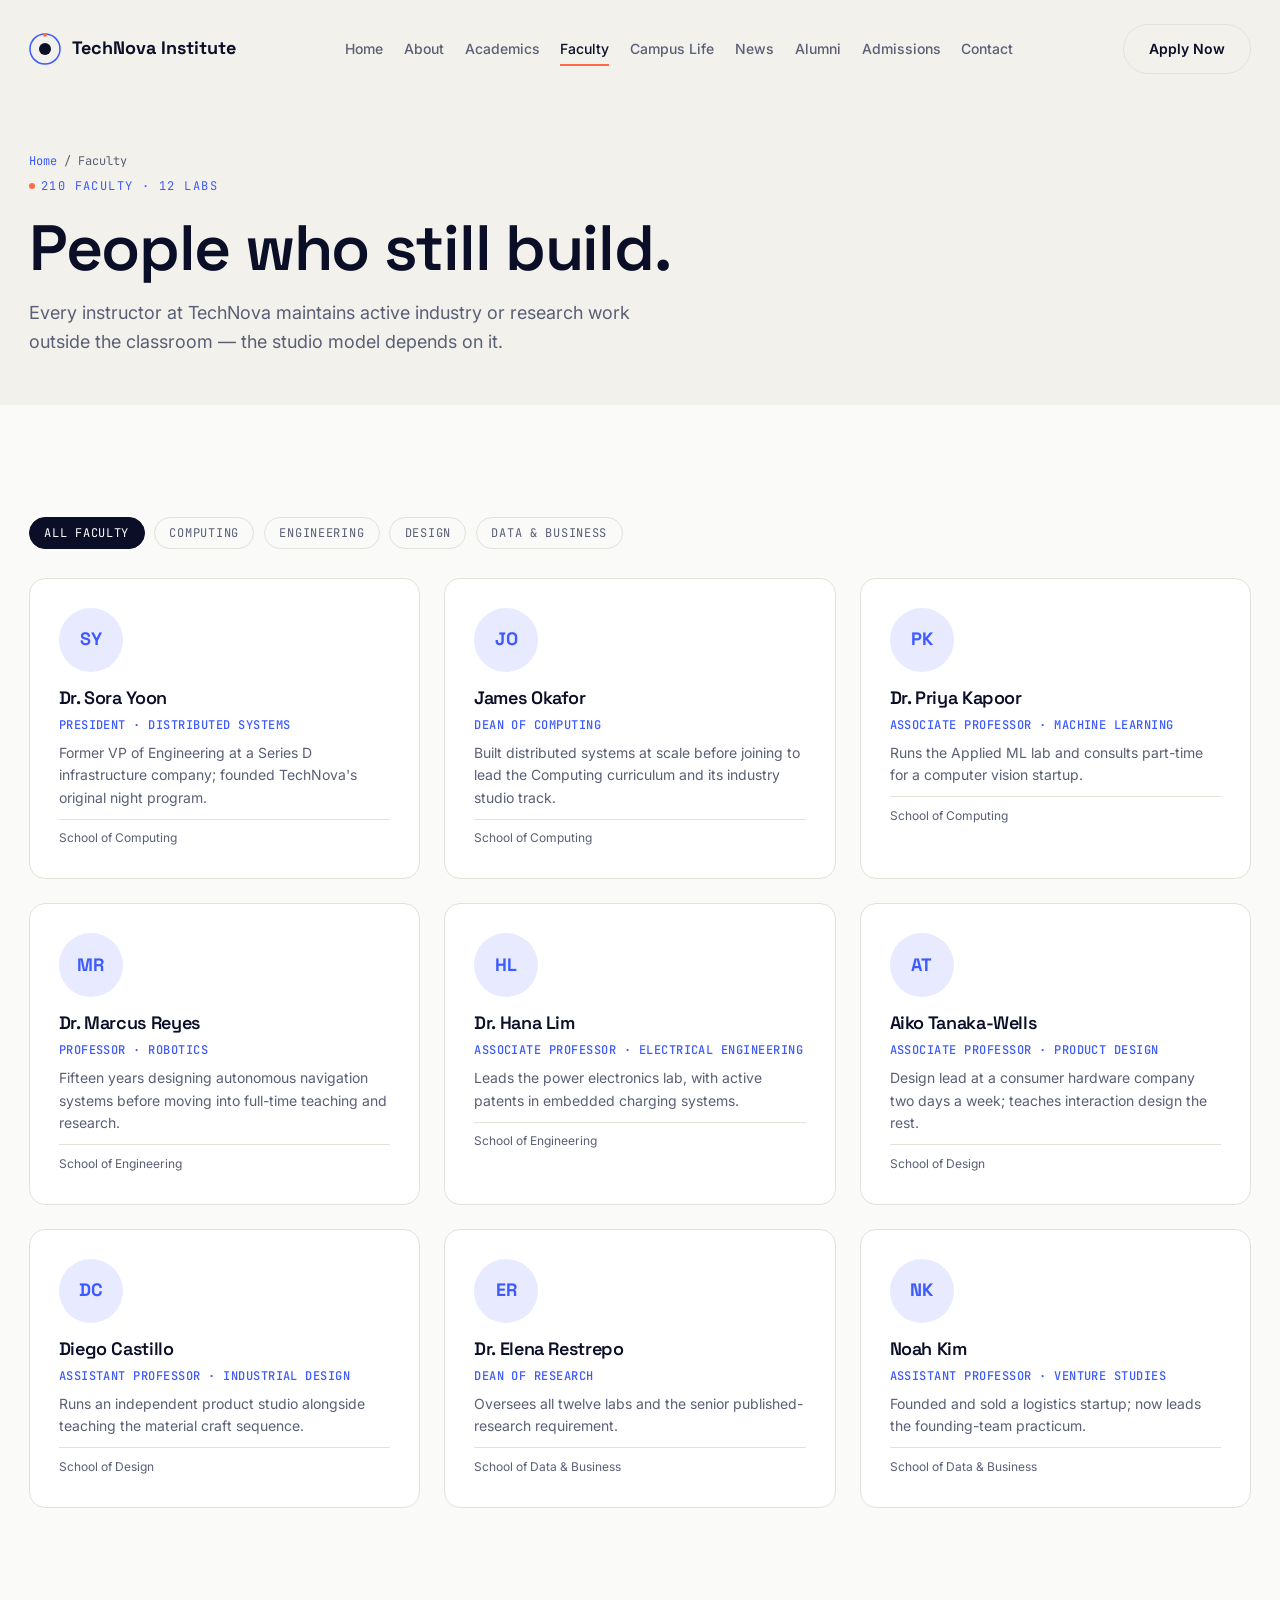
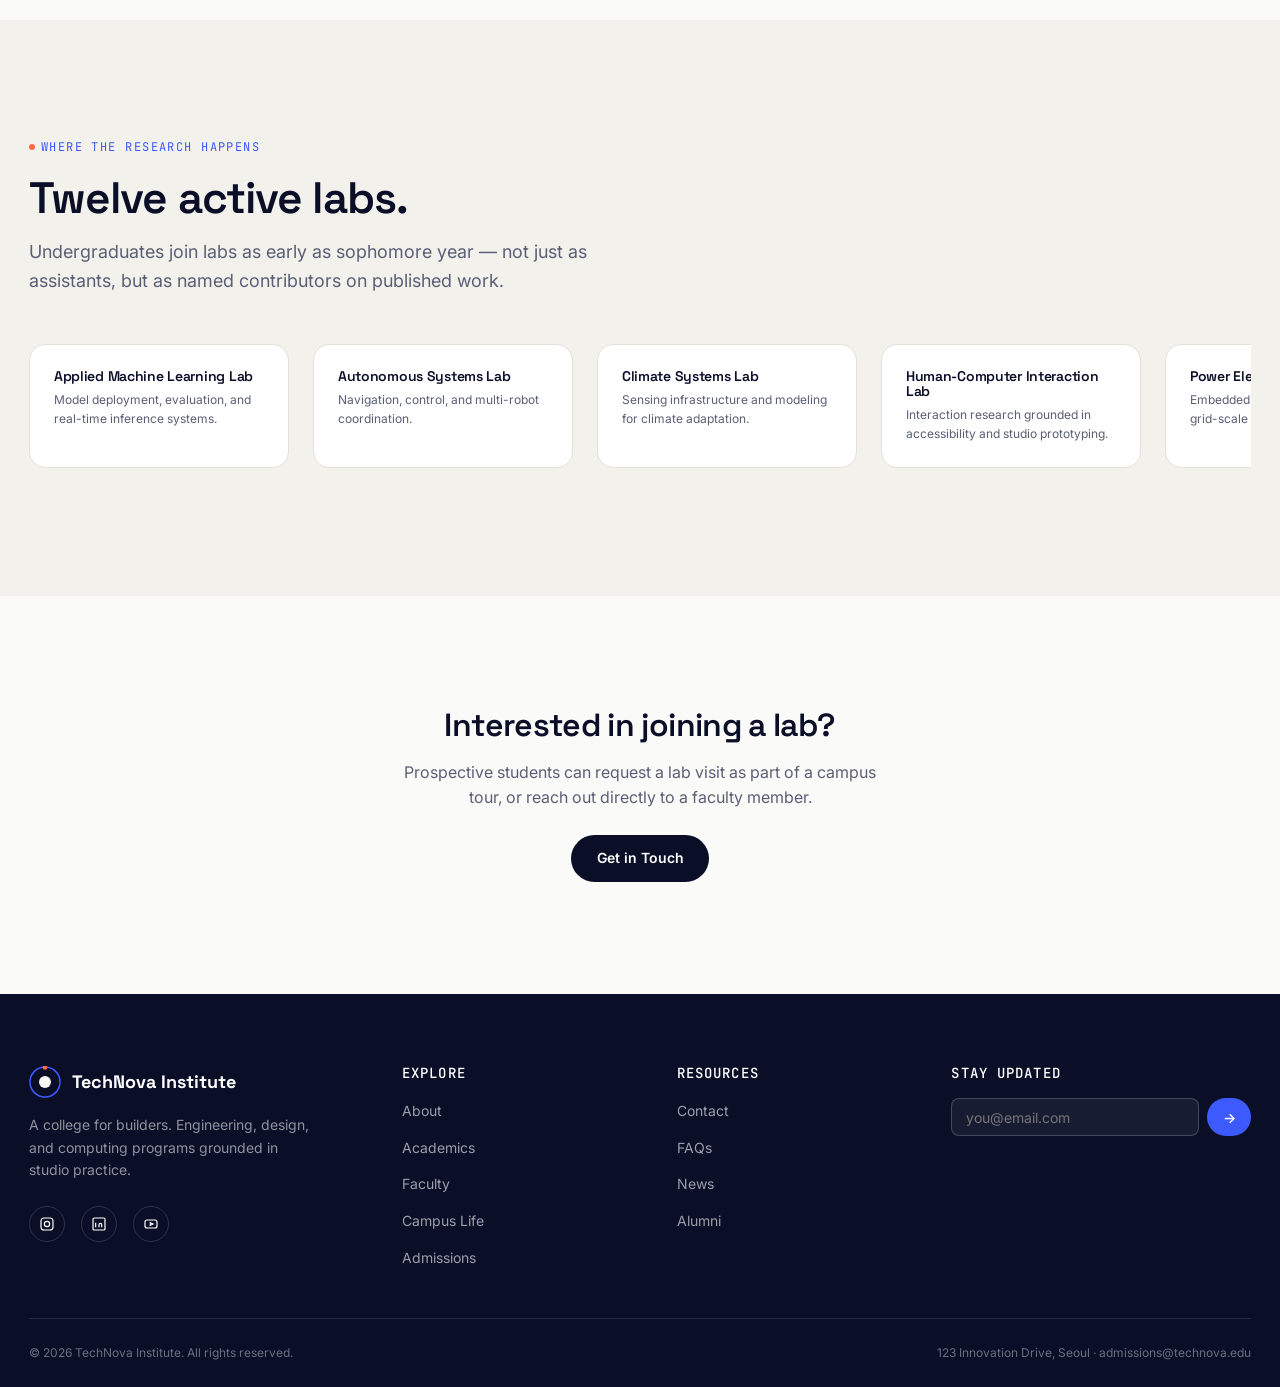
<file: faculty.html>
<!DOCTYPE html>
<html lang="en">
<head>
<meta charset="UTF-8">
<meta name="viewport" content="width=device-width, initial-scale=1.0">
<title>Faculty — TechNova Institute</title>
<meta name="description" content="Meet the faculty and researchers teaching at TechNova Institute — practitioners who still work in the field.">
<link rel="stylesheet" href="style.css">
<style>
  .filter-row { display: flex; gap: 0.6em; flex-wrap: wrap; margin-bottom: var(--space-4); }
  .filter-btn {
    font-family: var(--font-mono); font-size: var(--fs-xs); text-transform: uppercase;
    letter-spacing: 0.06em; padding: 0.6em 1.2em; border-radius: 999px;
    border: 1px solid var(--color-border); color: var(--color-ink-soft);
    transition: all 0.25s var(--ease);
  }
  .filter-btn:hover { border-color: var(--color-navy); color: var(--color-navy); }
  .filter-btn.active { background: var(--color-navy); color: white; border-color: var(--color-navy); }

  .faculty-card { text-align: left; }
  .faculty-avatar { width: 64px; height: 64px; border-radius: 50%; background: var(--color-indigo-soft); margin-bottom: var(--space-2); display:flex; align-items:center; justify-content:center; font-family:var(--font-display); font-weight:700; color:var(--color-indigo); font-size: var(--fs-md); }
  .faculty-card .role { color: var(--color-indigo); font-weight: 500; font-size: var(--fs-xs); font-family: var(--font-mono); text-transform: uppercase; letter-spacing: 0.04em; margin-bottom: 0.6em; }
  .faculty-dept { display: inline-block; margin-top: 0.8em; font-size: var(--fs-xs); color: var(--color-ink-soft); border-top: 1px solid var(--color-border); padding-top: 0.7em; width: 100%; }

  .research-strip { display: flex; gap: var(--space-3); overflow-x: auto; padding-bottom: var(--space-2); }
  .research-card { flex: 0 0 260px; background: var(--color-white); border: 1px solid var(--color-border); border-radius: var(--radius-md); padding: var(--space-3); }
  .research-card h4 { font-size: var(--fs-sm); margin-bottom: 0.4em; }
  .research-card p { font-size: var(--fs-xs); color: var(--color-ink-soft); }
  @media (max-width: 520px) {
    .research-card { flex-basis: 220px; }
    .faculty-avatar { width: 52px; height: 52px; }
  }
</style>
</head>
<body>

<header class="site-header">
  <div class="container nav-row">
    <a href="index.html" class="logo">
      <span class="logo-mark">
        <svg viewBox="0 0 32 32" fill="none" xmlns="http://www.w3.org/2000/svg">
          <circle cx="16" cy="16" r="15" stroke="#3D5AFE" stroke-width="1.5"/>
          <circle cx="16" cy="16" r="6" fill="#0A0E27"/>
          <circle cx="16" cy="1.5" r="2.2" fill="#FF6B4A"/>
        </svg>
      </span>
      TechNova Institute
    </a>
    <nav class="nav-links" id="navLinks">
      <a href="index.html">Home</a>
      <a href="about.html">About</a>
      <a href="academics.html">Academics</a>
      <a href="faculty.html">Faculty</a>
      <a href="campus-life.html">Campus Life</a>
      <a href="news.html">News</a>
      <a href="alumni.html">Alumni</a>
      <a href="admissions.html">Admissions</a>
      <a href="contact.html">Contact</a>
    </nav>
    <div class="nav-cta">
      <a href="admissions.html" class="btn btn-outline">Apply Now</a>
      <button class="nav-toggle" id="navToggle" aria-label="Toggle menu" aria-expanded="false">
        <span></span><span></span><span></span>
      </button>
    </div>
  </div>
</header>

<main id="main">

  <section class="page-hero">
    <div class="container reveal in-view">
      <div class="breadcrumb"><a href="index.html">Home</a> / Faculty</div>
      <span class="eyebrow">210 faculty · 12 labs</span>
      <h1>People who still build.</h1>
      <p>Every instructor at TechNova maintains active industry or research work outside the classroom — the studio model depends on it.</p>
    </div>
  </section>

  <section>
    <div class="container">
      <div class="filter-row reveal in-view">
        <button class="filter-btn active" data-filter="all">All Faculty</button>
        <button class="filter-btn" data-filter="computing">Computing</button>
        <button class="filter-btn" data-filter="engineering">Engineering</button>
        <button class="filter-btn" data-filter="design">Design</button>
        <button class="filter-btn" data-filter="data">Data &amp; Business</button>
      </div>

      <div class="card-grid reveal-stagger">

        <div class="card faculty-card reveal" style="--i:0" data-category="computing">
          <div class="faculty-avatar">SY</div>
          <h3>Dr. Sora Yoon</h3>
          <p class="role">President · Distributed Systems</p>
          <p>Former VP of Engineering at a Series D infrastructure company; founded TechNova's original night program.</p>
          <span class="faculty-dept">School of Computing</span>
        </div>

        <div class="card faculty-card reveal" style="--i:1" data-category="computing">
          <div class="faculty-avatar">JO</div>
          <h3>James Okafor</h3>
          <p class="role">Dean of Computing</p>
          <p>Built distributed systems at scale before joining to lead the Computing curriculum and its industry studio track.</p>
          <span class="faculty-dept">School of Computing</span>
        </div>

        <div class="card faculty-card reveal" style="--i:2" data-category="computing">
          <div class="faculty-avatar">PK</div>
          <h3>Dr. Priya Kapoor</h3>
          <p class="role">Associate Professor · Machine Learning</p>
          <p>Runs the Applied ML lab and consults part-time for a computer vision startup.</p>
          <span class="faculty-dept">School of Computing</span>
        </div>

        <div class="card faculty-card reveal" style="--i:3" data-category="engineering">
          <div class="faculty-avatar">MR</div>
          <h3>Dr. Marcus Reyes</h3>
          <p class="role">Professor · Robotics</p>
          <p>Fifteen years designing autonomous navigation systems before moving into full-time teaching and research.</p>
          <span class="faculty-dept">School of Engineering</span>
        </div>

        <div class="card faculty-card reveal" style="--i:4" data-category="engineering">
          <div class="faculty-avatar">HL</div>
          <h3>Dr. Hana Lim</h3>
          <p class="role">Associate Professor · Electrical Engineering</p>
          <p>Leads the power electronics lab, with active patents in embedded charging systems.</p>
          <span class="faculty-dept">School of Engineering</span>
        </div>

        <div class="card faculty-card reveal" style="--i:5" data-category="design">
          <div class="faculty-avatar">AT</div>
          <h3>Aiko Tanaka-Wells</h3>
          <p class="role">Associate Professor · Product Design</p>
          <p>Design lead at a consumer hardware company two days a week; teaches interaction design the rest.</p>
          <span class="faculty-dept">School of Design</span>
        </div>

        <div class="card faculty-card reveal" style="--i:6" data-category="design">
          <div class="faculty-avatar">DC</div>
          <h3>Diego Castillo</h3>
          <p class="role">Assistant Professor · Industrial Design</p>
          <p>Runs an independent product studio alongside teaching the material craft sequence.</p>
          <span class="faculty-dept">School of Design</span>
        </div>

        <div class="card faculty-card reveal" style="--i:7" data-category="data">
          <div class="faculty-avatar">ER</div>
          <h3>Dr. Elena Restrepo</h3>
          <p class="role">Dean of Research</p>
          <p>Oversees all twelve labs and the senior published-research requirement.</p>
          <span class="faculty-dept">School of Data &amp; Business</span>
        </div>

        <div class="card faculty-card reveal" style="--i:8" data-category="data">
          <div class="faculty-avatar">NK</div>
          <h3>Noah Kim</h3>
          <p class="role">Assistant Professor · Venture Studies</p>
          <p>Founded and sold a logistics startup; now leads the founding-team practicum.</p>
          <span class="faculty-dept">School of Data &amp; Business</span>
        </div>

      </div>
    </div>
  </section>

  <!-- RESEARCH LABS -->
  <section class="section-alt">
    <div class="container">
      <div class="section-head reveal">
        <span class="eyebrow">Where the research happens</span>
        <h2>Twelve active labs.</h2>
        <p>Undergraduates join labs as early as sophomore year — not just as assistants, but as named contributors on published work.</p>
      </div>
      <div class="research-strip reveal">
        <div class="research-card"><h4>Applied Machine Learning Lab</h4><p>Model deployment, evaluation, and real-time inference systems.</p></div>
        <div class="research-card"><h4>Autonomous Systems Lab</h4><p>Navigation, control, and multi-robot coordination.</p></div>
        <div class="research-card"><h4>Climate Systems Lab</h4><p>Sensing infrastructure and modeling for climate adaptation.</p></div>
        <div class="research-card"><h4>Human-Computer Interaction Lab</h4><p>Interaction research grounded in accessibility and studio prototyping.</p></div>
        <div class="research-card"><h4>Power Electronics Lab</h4><p>Embedded charging systems and grid-scale power conversion.</p></div>
        <div class="research-card"><h4>Security Research Lab</h4><p>Offensive research and disclosure work with industry partners.</p></div>
      </div>
    </div>
  </section>

  <section>
    <div class="container reveal" style="text-align:center">
      <h2 style="font-size:var(--fs-xl)">Interested in joining a lab?</h2>
      <p style="color:var(--color-ink-soft);margin:var(--space-2) auto var(--space-3);max-width:50ch">Prospective students can request a lab visit as part of a campus tour, or reach out directly to a faculty member.</p>
      <a href="contact.html" class="btn btn-primary">Get in Touch</a>
    </div>
  </section>

</main>

<footer class="site-footer">
  <div class="container">
    <div class="footer-grid">
      <div class="footer-brand">
        <a href="index.html" class="logo">
          <span class="logo-mark">
            <svg viewBox="0 0 32 32" fill="none" xmlns="http://www.w3.org/2000/svg">
              <circle cx="16" cy="16" r="15" stroke="#3D5AFE" stroke-width="1.5"/>
              <circle cx="16" cy="16" r="6" fill="#FAFAF8"/>
              <circle cx="16" cy="1.5" r="2.2" fill="#FF6B4A"/>
            </svg>
          </span>
          TechNova Institute
        </a>
        <p>A college for builders. Engineering, design, and computing programs grounded in studio practice.</p>
        <div class="social-row" style="margin-top:var(--space-3)">
          <a href="#" aria-label="Instagram"><svg width="16" height="16" viewBox="0 0 24 24" fill="none" stroke="white" stroke-width="1.8"><rect x="3" y="3" width="18" height="18" rx="5"/><circle cx="12" cy="12" r="4"/></svg></a>
          <a href="#" aria-label="LinkedIn"><svg width="16" height="16" viewBox="0 0 24 24" fill="none" stroke="white" stroke-width="1.8"><rect x="3" y="3" width="18" height="18" rx="2"/><path d="M7 10v7M7 7v.01M12 17v-4a2 2 0 014 0v4M12 13v4"/></svg></a>
          <a href="#" aria-label="YouTube"><svg width="16" height="16" viewBox="0 0 24 24" fill="none" stroke="white" stroke-width="1.8"><rect x="3" y="6" width="18" height="12" rx="3"/><path d="M11 10l4 2-4 2z"/></svg></a>
        </div>
      </div>
      <div class="footer-col">
        <h4>Explore</h4>
        <ul>
          <li><a href="about.html">About</a></li>
          <li><a href="academics.html">Academics</a></li>
          <li><a href="faculty.html">Faculty</a></li>
          <li><a href="campus-life.html">Campus Life</a></li>
          <li><a href="admissions.html">Admissions</a></li>
        </ul>
      </div>
      <div class="footer-col">
        <h4>Resources</h4>
        <ul>
          <li><a href="contact.html">Contact</a></li>
          <li><a href="admissions.html#faq">FAQs</a></li>
          <li><a href="news.html">News</a></li>
          <li><a href="alumni.html">Alumni</a></li>
        </ul>
      </div>
      <div class="footer-col">
        <h4>Stay Updated</h4>
        <form id="newsletter-form">
          <div style="display:flex;gap:0.5em">
            <input type="email" placeholder="you@email.com" required aria-label="Email address" style="flex:1;padding:0.7em 1em;border-radius:8px;border:1px solid rgba(255,255,255,0.2);background:rgba(255,255,255,0.06);color:white;font-size:var(--fs-sm)">
            <button type="submit" class="btn btn-primary" style="background:var(--color-indigo);padding:0.7em 1.1em">→</button>
          </div>
          <p class="newsletter-msg" style="display:none;font-size:var(--fs-xs);color:#8BE38B;margin-top:0.6em">Subscribed — welcome aboard.</p>
        </form>
      </div>
    </div>
    <div class="footer-bottom">
      <span>© <span data-year>2026</span> TechNova Institute. All rights reserved.</span>
      <span>123 Innovation Drive, Seoul · admissions@technova.edu</span>
    </div>
  </div>
</footer>

<button class="to-top" aria-label="Back to top">
  <svg width="18" height="18" viewBox="0 0 24 24" fill="none" stroke="white" stroke-width="2"><path d="M12 19V5M5 12l7-7 7 7"/></svg>
</button>

<script src="main.js"></script>
</body>
</html>
</file>
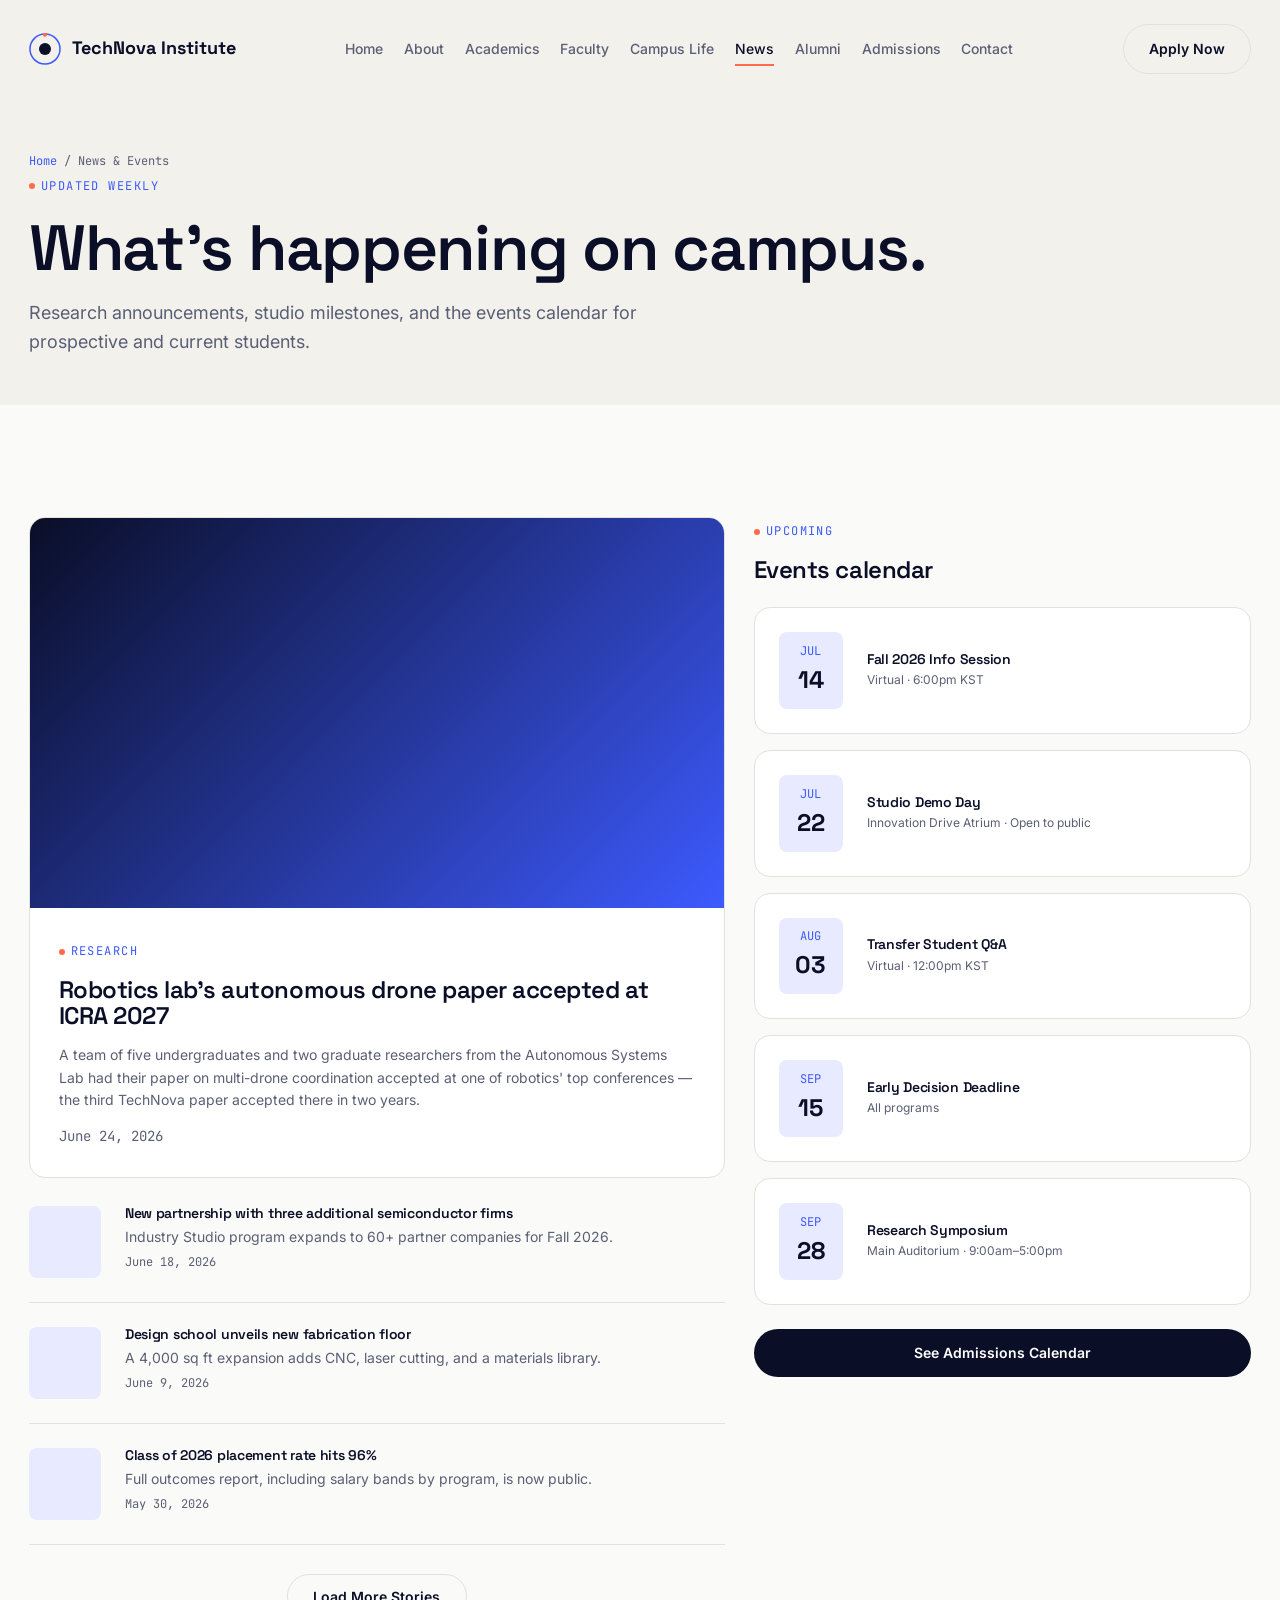
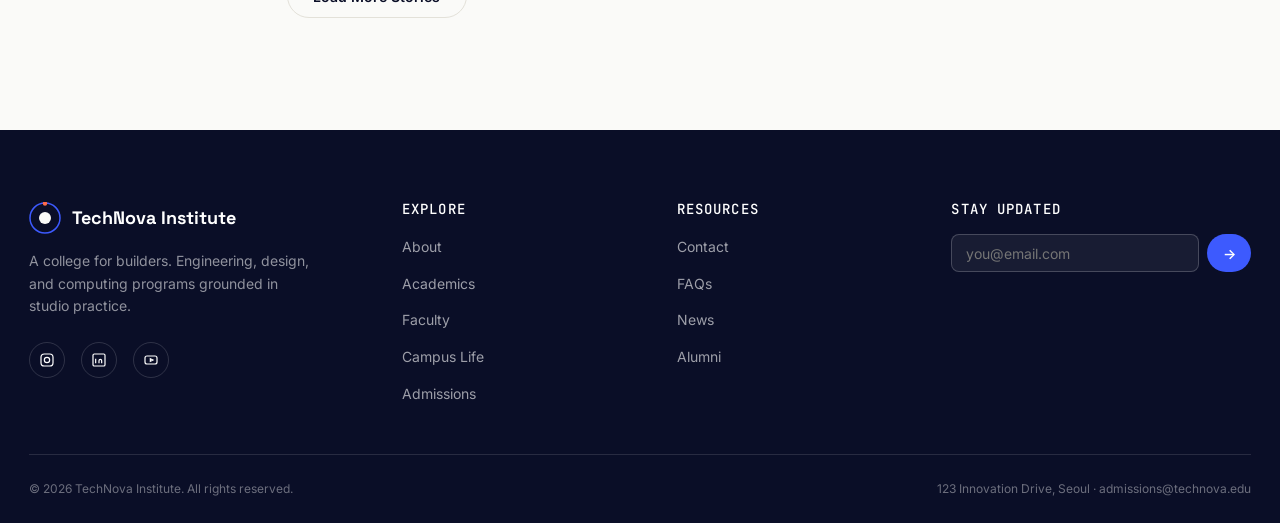
<file: news.html>
<!DOCTYPE html>
<html lang="en">
<head>
<meta charset="UTF-8">
<meta name="viewport" content="width=device-width, initial-scale=1.0">
<title>News &amp; Events — TechNova Institute</title>
<meta name="description" content="Latest news, research announcements, and upcoming events at TechNova Institute.">
<link rel="stylesheet" href="style.css">
<style>
  .news-grid { display: grid; grid-template-columns: 1.4fr 1fr; gap: var(--space-4); }
  @media (max-width: 900px) { .news-grid { grid-template-columns: 1fr; } }

  .news-feature { background: var(--color-white); border: 1px solid var(--color-border); border-radius: var(--radius-md); overflow: hidden; }
  .news-feature-img { aspect-ratio: 16/9; background: linear-gradient(135deg, var(--color-navy), var(--color-indigo)); position: relative; }
  .news-feature-body { padding: var(--space-4); }
  .news-feature-body h3 { font-size: var(--fs-lg); margin: 0.6em 0; }
  .news-feature-body p { color: var(--color-ink-soft); font-size: var(--fs-sm); }

  .news-list-item { display: flex; gap: var(--space-3); padding: var(--space-3) 0; border-bottom: 1px solid var(--color-border); }
  .news-list-item:first-child { padding-top: 0; }
  .news-thumb { width: 72px; height: 72px; border-radius: var(--radius-sm); background: var(--color-indigo-soft); flex-shrink: 0; }
  .news-list-item h4 { font-size: var(--fs-sm); margin-bottom: 0.3em; }
  .news-date { font-family: var(--font-mono); font-size: var(--fs-xs); color: var(--color-ink-soft); }

  .event-card { display: flex; gap: var(--space-3); align-items: center; padding: var(--space-3); background: var(--color-white); border: 1px solid var(--color-border); border-radius: var(--radius-md); }
  .event-date-block { flex-shrink: 0; width: 64px; text-align: center; padding: 0.6em; border-radius: var(--radius-sm); background: var(--color-indigo-soft); }
  .event-date-block .month { font-family: var(--font-mono); font-size: var(--fs-xs); text-transform: uppercase; color: var(--color-indigo); }
  .event-date-block .day { font-family: var(--font-display); font-size: var(--fs-lg); font-weight: 700; color: var(--color-navy); }
  .event-card h4 { font-size: var(--fs-sm); margin-bottom: 0.2em; }
  .event-card p { font-size: var(--fs-xs); color: var(--color-ink-soft); }

  #load-more-btn { display: block; margin: var(--space-4) auto 0; }
  .news-hidden { display: none; }
  @media (max-width: 480px) {
    .news-thumb { width: 56px; height: 56px; }
    .event-card { padding: var(--space-2); gap: var(--space-2); }
    .event-date-block { width: 52px; }
  }
</style>
</head>
<body>

<header class="site-header">
  <div class="container nav-row">
    <a href="index.html" class="logo">
      <span class="logo-mark">
        <svg viewBox="0 0 32 32" fill="none" xmlns="http://www.w3.org/2000/svg">
          <circle cx="16" cy="16" r="15" stroke="#3D5AFE" stroke-width="1.5"/>
          <circle cx="16" cy="16" r="6" fill="#0A0E27"/>
          <circle cx="16" cy="1.5" r="2.2" fill="#FF6B4A"/>
        </svg>
      </span>
      TechNova Institute
    </a>
    <nav class="nav-links" id="navLinks">
      <a href="index.html">Home</a>
      <a href="about.html">About</a>
      <a href="academics.html">Academics</a>
      <a href="faculty.html">Faculty</a>
      <a href="campus-life.html">Campus Life</a>
      <a href="news.html">News</a>
      <a href="alumni.html">Alumni</a>
      <a href="admissions.html">Admissions</a>
      <a href="contact.html">Contact</a>
    </nav>
    <div class="nav-cta">
      <a href="admissions.html" class="btn btn-outline">Apply Now</a>
      <button class="nav-toggle" id="navToggle" aria-label="Toggle menu" aria-expanded="false">
        <span></span><span></span><span></span>
      </button>
    </div>
  </div>
</header>

<main id="main">

  <section class="page-hero">
    <div class="container reveal in-view">
      <div class="breadcrumb"><a href="index.html">Home</a> / News &amp; Events</div>
      <span class="eyebrow">Updated weekly</span>
      <h1>What's happening on campus.</h1>
      <p>Research announcements, studio milestones, and the events calendar for prospective and current students.</p>
    </div>
  </section>

  <section>
    <div class="container news-grid">

      <div class="reveal">
        <div class="news-feature">
          <div class="news-feature-img"></div>
          <div class="news-feature-body">
            <span class="eyebrow">Research</span>
            <h3>Robotics lab's autonomous drone paper accepted at ICRA 2027</h3>
            <p>A team of five undergraduates and two graduate researchers from the Autonomous Systems Lab had their paper on multi-drone coordination accepted at one of robotics' top conferences — the third TechNova paper accepted there in two years.</p>
            <p class="news-date" style="margin-top:1em">June 24, 2026</p>
          </div>
        </div>

        <div id="news-list-wrap" style="margin-top:var(--space-4)">
          <div class="news-list-item reveal">
            <div class="news-thumb"></div>
            <div>
              <h4>New partnership with three additional semiconductor firms</h4>
              <p style="color:var(--color-ink-soft);font-size:var(--fs-sm)">Industry Studio program expands to 60+ partner companies for Fall 2026.</p>
              <span class="news-date">June 18, 2026</span>
            </div>
          </div>
          <div class="news-list-item reveal">
            <div class="news-thumb"></div>
            <div>
              <h4>Design school unveils new fabrication floor</h4>
              <p style="color:var(--color-ink-soft);font-size:var(--fs-sm)">A 4,000 sq ft expansion adds CNC, laser cutting, and a materials library.</p>
              <span class="news-date">June 9, 2026</span>
            </div>
          </div>
          <div class="news-list-item reveal">
            <div class="news-thumb"></div>
            <div>
              <h4>Class of 2026 placement rate hits 96%</h4>
              <p style="color:var(--color-ink-soft);font-size:var(--fs-sm)">Full outcomes report, including salary bands by program, is now public.</p>
              <span class="news-date">May 30, 2026</span>
            </div>
          </div>

          <div class="news-hidden" id="news-extra">
            <div class="news-list-item reveal">
              <div class="news-thumb"></div>
              <div>
                <h4>Climate Systems Lab receives multi-year sensor grant</h4>
                <p style="color:var(--color-ink-soft);font-size:var(--fs-sm)">Funding supports a coastal monitoring network built with undergraduate researchers.</p>
                <span class="news-date">May 14, 2026</span>
              </div>
            </div>
            <div class="news-list-item reveal">
              <div class="news-thumb"></div>
              <div>
                <h4>Student venture fund closes first cohort at $2.1M deployed</h4>
                <p style="color:var(--color-ink-soft);font-size:var(--fs-sm)">Six student-founded companies received first checks this spring.</p>
                <span class="news-date">April 28, 2026</span>
              </div>
            </div>
            <div class="news-list-item reveal" style="border-bottom:none">
              <div class="news-thumb"></div>
              <div>
                <h4>Formula Racing Team places 3rd at regional competition</h4>
                <p style="color:var(--color-ink-soft);font-size:var(--fs-sm)">Best finish in program history, with a fully student-designed chassis.</p>
                <span class="news-date">April 12, 2026</span>
              </div>
            </div>
          </div>
        </div>

        <button id="load-more-btn" class="btn btn-outline">Load More Stories</button>
      </div>

      <!-- EVENTS SIDEBAR -->
      <div class="reveal" style="transition-delay:120ms">
        <span class="eyebrow">Upcoming</span>
        <h3 style="font-size:var(--fs-lg);margin:0.6em 0 var(--space-3)">Events calendar</h3>
        <div style="display:flex;flex-direction:column;gap:var(--space-2)">
          <div class="event-card">
            <div class="event-date-block"><div class="month">Jul</div><div class="day">14</div></div>
            <div><h4>Fall 2026 Info Session</h4><p>Virtual · 6:00pm KST</p></div>
          </div>
          <div class="event-card">
            <div class="event-date-block"><div class="month">Jul</div><div class="day">22</div></div>
            <div><h4>Studio Demo Day</h4><p>Innovation Drive Atrium · Open to public</p></div>
          </div>
          <div class="event-card">
            <div class="event-date-block"><div class="month">Aug</div><div class="day">03</div></div>
            <div><h4>Transfer Student Q&amp;A</h4><p>Virtual · 12:00pm KST</p></div>
          </div>
          <div class="event-card">
            <div class="event-date-block"><div class="month">Sep</div><div class="day">15</div></div>
            <div><h4>Early Decision Deadline</h4><p>All programs</p></div>
          </div>
          <div class="event-card">
            <div class="event-date-block"><div class="month">Sep</div><div class="day">28</div></div>
            <div><h4>Research Symposium</h4><p>Main Auditorium · 9:00am–5:00pm</p></div>
          </div>
        </div>
        <a href="admissions.html" class="btn btn-primary" style="width:100%;margin-top:var(--space-3)">See Admissions Calendar</a>
      </div>

    </div>
  </section>

</main>

<footer class="site-footer">
  <div class="container">
    <div class="footer-grid">
      <div class="footer-brand">
        <a href="index.html" class="logo">
          <span class="logo-mark">
            <svg viewBox="0 0 32 32" fill="none" xmlns="http://www.w3.org/2000/svg">
              <circle cx="16" cy="16" r="15" stroke="#3D5AFE" stroke-width="1.5"/>
              <circle cx="16" cy="16" r="6" fill="#FAFAF8"/>
              <circle cx="16" cy="1.5" r="2.2" fill="#FF6B4A"/>
            </svg>
          </span>
          TechNova Institute
        </a>
        <p>A college for builders. Engineering, design, and computing programs grounded in studio practice.</p>
        <div class="social-row" style="margin-top:var(--space-3)">
          <a href="#" aria-label="Instagram"><svg width="16" height="16" viewBox="0 0 24 24" fill="none" stroke="white" stroke-width="1.8"><rect x="3" y="3" width="18" height="18" rx="5"/><circle cx="12" cy="12" r="4"/></svg></a>
          <a href="#" aria-label="LinkedIn"><svg width="16" height="16" viewBox="0 0 24 24" fill="none" stroke="white" stroke-width="1.8"><rect x="3" y="3" width="18" height="18" rx="2"/><path d="M7 10v7M7 7v.01M12 17v-4a2 2 0 014 0v4M12 13v4"/></svg></a>
          <a href="#" aria-label="YouTube"><svg width="16" height="16" viewBox="0 0 24 24" fill="none" stroke="white" stroke-width="1.8"><rect x="3" y="6" width="18" height="12" rx="3"/><path d="M11 10l4 2-4 2z"/></svg></a>
        </div>
      </div>
      <div class="footer-col">
        <h4>Explore</h4>
        <ul>
          <li><a href="about.html">About</a></li>
          <li><a href="academics.html">Academics</a></li>
          <li><a href="faculty.html">Faculty</a></li>
          <li><a href="campus-life.html">Campus Life</a></li>
          <li><a href="admissions.html">Admissions</a></li>
        </ul>
      </div>
      <div class="footer-col">
        <h4>Resources</h4>
        <ul>
          <li><a href="contact.html">Contact</a></li>
          <li><a href="admissions.html#faq">FAQs</a></li>
          <li><a href="news.html">News</a></li>
          <li><a href="alumni.html">Alumni</a></li>
        </ul>
      </div>
      <div class="footer-col">
        <h4>Stay Updated</h4>
        <form id="newsletter-form">
          <div style="display:flex;gap:0.5em">
            <input type="email" placeholder="you@email.com" required aria-label="Email address" style="flex:1;padding:0.7em 1em;border-radius:8px;border:1px solid rgba(255,255,255,0.2);background:rgba(255,255,255,0.06);color:white;font-size:var(--fs-sm)">
            <button type="submit" class="btn btn-primary" style="background:var(--color-indigo);padding:0.7em 1.1em">→</button>
          </div>
          <p class="newsletter-msg" style="display:none;font-size:var(--fs-xs);color:#8BE38B;margin-top:0.6em">Subscribed — welcome aboard.</p>
        </form>
      </div>
    </div>
    <div class="footer-bottom">
      <span>© <span data-year>2026</span> TechNova Institute. All rights reserved.</span>
      <span>123 Innovation Drive, Seoul · admissions@technova.edu</span>
    </div>
  </div>
</footer>

<button class="to-top" aria-label="Back to top">
  <svg width="18" height="18" viewBox="0 0 24 24" fill="none" stroke="white" stroke-width="2"><path d="M12 19V5M5 12l7-7 7 7"/></svg>
</button>

<script src="main.js"></script>
<script>
  document.addEventListener('DOMContentLoaded', () => {
    const loadMoreBtn = document.getElementById('load-more-btn');
    const extra = document.getElementById('news-extra');
    if (loadMoreBtn && extra) {
      loadMoreBtn.addEventListener('click', () => {
        extra.classList.remove('news-hidden');
        extra.querySelectorAll('.reveal').forEach(el => el.classList.add('in-view'));
        loadMoreBtn.style.display = 'none';
      });
    }
  });
</script>
</body>
</html>
</file>
<file: style.css>
/* ============================================
   TechNova Institute — Design System
   Korean-minimalist tech aesthetic
   ============================================ */

@import url('https://fonts.googleapis.com/css2?family=Space+Grotesk:wght@400;500;600;700&family=Inter:wght@400;500;600;700&family=JetBrains+Mono:wght@400;500&display=swap');

:root {
  /* Color tokens */
  --color-bg: #FAFAF8;
  --color-bg-alt: #F2F1EC;
  --color-ink: #1A1F36;
  --color-ink-soft: #5A5F75;
  --color-navy: #0A0E27;
  --color-indigo: #3D5AFE;
  --color-indigo-soft: #E8EAFF;
  --color-coral: #FF6B4A;
  --color-border: #E3E1D9;
  --color-white: #FFFFFF;

  /* Type */
  --font-display: 'Space Grotesk', sans-serif;
  --font-body: 'Inter', sans-serif;
  --font-mono: 'JetBrains Mono', monospace;

  /* Scale — fluid, clamps between mobile and desktop viewports */
  --fs-xs: 0.75rem;
  --fs-sm: 0.875rem;
  --fs-base: 1rem;
  --fs-md: clamp(1.05rem, 1rem + 0.25vw, 1.125rem);
  --fs-lg: clamp(1.25rem, 1.1rem + 0.7vw, 1.5rem);
  --fs-xl: clamp(1.5rem, 1.2rem + 1.5vw, 2rem);
  --fs-2xl: clamp(1.85rem, 1.4rem + 2.2vw, 2.75rem);
  --fs-3xl: clamp(2.4rem, 1.6rem + 4vw, 4rem);
  --fs-4xl: clamp(2.75rem, 1.6rem + 5.7vw, 5.5rem);

  /* Spacing — also fluid so section rhythm compresses gracefully */
  --space-1: 0.5rem;
  --space-2: 1rem;
  --space-3: 1.5rem;
  --space-4: clamp(1.25rem, 1rem + 1vw, 2rem);
  --space-5: clamp(1.75rem, 1.2rem + 2.5vw, 3rem);
  --space-6: clamp(2.5rem, 1.5rem + 5vw, 4.5rem);
  --space-7: clamp(3.5rem, 2rem + 7.5vw, 7rem);

  /* Layout */
  --max-width: 1280px;
  --radius-sm: 8px;
  --radius-md: 16px;
  --radius-lg: 28px;
  --ease: cubic-bezier(0.16, 1, 0.3, 1);
}

* { margin: 0; padding: 0; box-sizing: border-box; }

html { scroll-behavior: smooth; }

@media (prefers-reduced-motion: reduce) {
  html { scroll-behavior: auto; }
  *, *::before, *::after {
    animation-duration: 0.01ms !important;
    animation-iteration-count: 1 !important;
    transition-duration: 0.01ms !important;
  }
}

body {
  font-family: var(--font-body);
  color: var(--color-ink);
  background: var(--color-bg);
  line-height: 1.6;
  -webkit-font-smoothing: antialiased;
  overflow-x: hidden;
}

img { max-width: 100%; display: block; }

a { color: inherit; text-decoration: none; }

ul { list-style: none; }

button { font-family: inherit; cursor: pointer; border: none; background: none; }

input, textarea, select { font-family: inherit; font-size: inherit; }

:focus-visible {
  outline: 2px solid var(--color-indigo);
  outline-offset: 3px;
  border-radius: 4px;
}

.container {
  max-width: var(--max-width);
  margin: 0 auto;
  padding: 0 var(--space-4);
}

@media (max-width: 640px) {
  .container { padding: 0 var(--space-3); }
}

h1, h2, h3, h4 {
  font-family: var(--font-display);
  font-weight: 600;
  letter-spacing: -0.02em;
  line-height: 1.1;
  color: var(--color-navy);
}

.eyebrow {
  font-family: var(--font-mono);
  font-size: var(--fs-xs);
  text-transform: uppercase;
  letter-spacing: 0.12em;
  color: var(--color-indigo);
  display: inline-flex;
  align-items: center;
  gap: 0.5em;
}

.eyebrow::before {
  content: '';
  width: 6px;
  height: 6px;
  border-radius: 50%;
  background: var(--color-coral);
  display: inline-block;
}

/* ============ Buttons ============ */
.btn {
  display: inline-flex;
  align-items: center;
  justify-content: center;
  gap: 0.5em;
  padding: 0.9em 1.8em;
  border-radius: 999px;
  font-weight: 600;
  font-size: var(--fs-sm);
  transition: transform 0.3s var(--ease), box-shadow 0.3s var(--ease), background 0.3s var(--ease);
  white-space: nowrap;
}

.btn-primary {
  background: var(--color-navy);
  color: var(--color-white);
}

.btn-primary:hover {
  background: var(--color-indigo);
  transform: translateY(-2px);
  box-shadow: 0 12px 24px -8px rgba(61, 90, 254, 0.45);
}

.btn-outline {
  background: transparent;
  color: var(--color-navy);
  border: 1.5px solid var(--color-border);
}

.btn-outline:hover {
  border-color: var(--color-navy);
  transform: translateY(-2px);
}

.btn-coral {
  background: var(--color-coral);
  color: var(--color-white);
}

.btn-coral:hover {
  transform: translateY(-2px);
  box-shadow: 0 12px 24px -8px rgba(255, 107, 74, 0.5);
}

/* ============ Header / Nav ============ */
.site-header {
  position: fixed;
  top: 0;
  left: 0;
  right: 0;
  z-index: 1000;
  padding: var(--space-3) 0;
  transition: background 0.3s var(--ease), padding 0.3s var(--ease), box-shadow 0.3s var(--ease);
}

.site-header.scrolled {
  background: rgba(250, 250, 248, 0.85);
  backdrop-filter: blur(12px);
  padding: var(--space-2) 0;
  box-shadow: 0 1px 0 var(--color-border);
}

.nav-row {
  display: flex;
  align-items: center;
  justify-content: space-between;
}

.logo {
  display: flex;
  align-items: center;
  gap: 0.6em;
  font-family: var(--font-display);
  font-weight: 700;
  font-size: var(--fs-md);
  color: var(--color-navy);
}

.logo-mark {
  width: 32px;
  height: 32px;
  position: relative;
  flex-shrink: 0;
}

.logo-mark svg { width: 100%; height: 100%; }

.nav-links {
  display: flex;
  align-items: center;
  gap: clamp(0.9rem, 0.5rem + 1vw, 1.75rem);
}

.nav-links a {
  font-size: var(--fs-sm);
  font-weight: 500;
  color: var(--color-ink-soft);
  position: relative;
  padding: 0.3em 0;
  white-space: nowrap;
  transition: color 0.25s var(--ease);
}

.nav-links a::after {
  content: '';
  position: absolute;
  left: 0;
  bottom: -2px;
  width: 0;
  height: 2px;
  background: var(--color-indigo);
  transition: width 0.3s var(--ease);
}

.nav-links a:hover { color: var(--color-navy); }
.nav-links a:hover::after { width: 100%; }
.nav-links a.active { color: var(--color-navy); }
.nav-links a.active::after { width: 100%; background: var(--color-coral); }

.nav-cta { display: flex; align-items: center; gap: var(--space-2); }

.nav-toggle {
  display: none;
  flex-direction: column;
  gap: 5px;
  padding: 8px;
  z-index: 1100;
}

.nav-toggle span {
  width: 22px;
  height: 2px;
  background: var(--color-navy);
  transition: transform 0.3s var(--ease), opacity 0.3s var(--ease);
}

.nav-toggle.open span:nth-child(1) { transform: translateY(7px) rotate(45deg); }
.nav-toggle.open span:nth-child(2) { opacity: 0; }
.nav-toggle.open span:nth-child(3) { transform: translateY(-7px) rotate(-45deg); }

@media (max-width: 1080px) {
  .nav-toggle { display: flex; }
  .nav-links {
    position: fixed;
    top: 0; right: 0;
    height: 100vh;
    width: min(80vw, 320px);
    background: var(--color-navy);
    flex-direction: column;
    align-items: flex-start;
    justify-content: center;
    gap: var(--space-4);
    padding: var(--space-5);
    transform: translateX(100%);
    transition: transform 0.4s var(--ease);
    overflow-y: auto;
  }
  .nav-links.open { transform: translateX(0); }
  .nav-links a { color: rgba(255,255,255,0.7); font-size: var(--fs-lg); white-space: normal; }
  .nav-links a:hover, .nav-links a.active { color: var(--color-white); }
  .nav-cta .btn-outline { display: none; }
}

@media (max-width: 420px) {
  .nav-links { width: 100vw; }
}

/* ============ Orbit Signature Graphic ============ */
.orbit-wrap {
  position: relative;
  width: 100%;
  aspect-ratio: 1;
  display: flex;
  align-items: center;
  justify-content: center;
}

.orbit-ring {
  position: absolute;
  border-radius: 50%;
  border: 1.5px solid rgba(61, 90, 254, 0.18);
}

.orbit-ring.r1 { width: 100%; height: 100%; animation: spin 60s linear infinite; }
.orbit-ring.r2 { width: 74%; height: 74%; border-color: rgba(255, 107, 74, 0.18); animation: spin 40s linear infinite reverse; }
.orbit-ring.r3 { width: 46%; height: 46%; animation: spin 28s linear infinite; }

.orbit-node {
  position: absolute;
  width: 12px;
  height: 12px;
  border-radius: 50%;
  background: var(--color-indigo);
  top: -6px;
  left: 50%;
  box-shadow: 0 0 0 6px rgba(61, 90, 254, 0.12);
}

.orbit-ring.r2 .orbit-node { background: var(--color-coral); box-shadow: 0 0 0 6px rgba(255, 107, 74, 0.14); }

.orbit-core {
  width: 28%;
  height: 28%;
  border-radius: 50%;
  background: linear-gradient(135deg, var(--color-navy), var(--color-indigo));
  display: flex;
  align-items: center;
  justify-content: center;
  position: relative;
  z-index: 2;
  box-shadow: 0 20px 50px -12px rgba(10, 14, 39, 0.4);
}

.orbit-core span {
  font-family: var(--font-display);
  color: white;
  font-weight: 700;
  font-size: var(--fs-lg);
}

@keyframes spin {
  from { transform: rotate(0deg); }
  to { transform: rotate(360deg); }
}

@media (prefers-reduced-motion: reduce) {
  .orbit-ring { animation: none; }
}

/* ============ Hero ============ */
.hero {
  padding: calc(var(--space-7) + 2rem) 0 var(--space-6);
  position: relative;
  overflow: hidden;
}

.hero-grid {
  display: grid;
  grid-template-columns: 1.1fr 0.9fr;
  gap: var(--space-5);
  align-items: center;
}

.hero h1 {
  font-size: var(--fs-4xl);
  margin: var(--space-2) 0 var(--space-3);
}

.hero h1 em {
  font-style: normal;
  color: var(--color-indigo);
  position: relative;
}

.hero-lead {
  font-size: var(--fs-md);
  color: var(--color-ink-soft);
  max-width: 46ch;
  margin-bottom: var(--space-4);
}

.hero-actions {
  display: flex;
  gap: var(--space-2);
  flex-wrap: wrap;
  margin-bottom: var(--space-5);
}

.hero-stats {
  display: flex;
  gap: var(--space-5);
  flex-wrap: wrap;
}

.hero-stat strong {
  display: block;
  font-family: var(--font-display);
  font-size: var(--fs-xl);
  color: var(--color-navy);
}

.hero-stat span {
  font-size: var(--fs-xs);
  color: var(--color-ink-soft);
  font-family: var(--font-mono);
  text-transform: uppercase;
  letter-spacing: 0.06em;
}

@media (max-width: 900px) {
  .hero-grid { grid-template-columns: 1fr; }
  .hero h1 { font-size: var(--fs-3xl); }
  .orbit-wrap { max-width: 320px; margin: 0 auto; }
}

@media (max-width: 520px) {
  .hero { padding-top: var(--space-5); }
  .hero-stats { gap: var(--space-4); }
  .hero-actions { flex-direction: column; align-items: stretch; }
  .hero-actions .btn { width: 100%; }
  .orbit-wrap { max-width: 220px; }
}

/* ============ Sections ============ */
section { padding: var(--space-7) 0; }

.section-head {
  max-width: 640px;
  margin-bottom: var(--space-5);
}

.section-head h2 {
  font-size: var(--fs-2xl);
  margin-top: var(--space-2);
}

.section-head p {
  color: var(--color-ink-soft);
  margin-top: var(--space-2);
  font-size: var(--fs-md);
}

.section-alt { background: var(--color-bg-alt); }

/* ============ Cards ============ */
.card-grid {
  display: grid;
  grid-template-columns: repeat(3, 1fr);
  gap: var(--space-3);
}

.card {
  background: var(--color-white);
  border: 1px solid var(--color-border);
  border-radius: var(--radius-md);
  padding: var(--space-4);
  transition: transform 0.35s var(--ease), box-shadow 0.35s var(--ease), border-color 0.35s var(--ease);
  position: relative;
  overflow: hidden;
}

.card:hover {
  transform: translateY(-6px);
  box-shadow: 0 24px 48px -20px rgba(10, 14, 39, 0.18);
  border-color: transparent;
}

.card-icon {
  width: 48px;
  height: 48px;
  border-radius: var(--radius-sm);
  background: var(--color-indigo-soft);
  display: flex;
  align-items: center;
  justify-content: center;
  margin-bottom: var(--space-3);
  color: var(--color-indigo);
}

.card h3 {
  font-size: var(--fs-md);
  margin-bottom: var(--space-1);
}

.card p {
  color: var(--color-ink-soft);
  font-size: var(--fs-sm);
}

@media (max-width: 900px) {
  .card-grid { grid-template-columns: repeat(2, 1fr); }
}
@media (max-width: 640px) {
  .card-grid { grid-template-columns: 1fr; }
}

.stat-grid-2 {
  display: grid;
  grid-template-columns: 1fr 1fr;
  gap: var(--space-3);
}
@media (max-width: 480px) {
  .stat-grid-2 { grid-template-columns: 1fr; }
}

/* ============ Reveal on scroll ============ */
.reveal {
  opacity: 0;
  transform: translateY(28px);
  transition: opacity 0.7s var(--ease), transform 0.7s var(--ease);
}

.reveal.in-view {
  opacity: 1;
  transform: translateY(0);
}

.reveal-stagger > * {
  transition-delay: calc(var(--i, 0) * 80ms);
}

/* ============ Footer ============ */
.site-footer {
  background: var(--color-navy);
  color: rgba(255,255,255,0.7);
  padding: var(--space-6) 0 var(--space-3);
}

.footer-grid {
  display: grid;
  grid-template-columns: 1.4fr 1fr 1fr 1fr;
  gap: var(--space-4);
  padding-bottom: var(--space-5);
  border-bottom: 1px solid rgba(255,255,255,0.12);
}

.footer-brand .logo { color: var(--color-white); }

.footer-brand p {
  margin-top: var(--space-2);
  font-size: var(--fs-sm);
  max-width: 32ch;
  color: rgba(255,255,255,0.55);
}

.footer-col h4 {
  color: var(--color-white);
  font-size: var(--fs-sm);
  font-family: var(--font-mono);
  text-transform: uppercase;
  letter-spacing: 0.08em;
  margin-bottom: var(--space-2);
  font-weight: 500;
}

.footer-col ul { display: flex; flex-direction: column; gap: 0.7em; }

.footer-col a {
  font-size: var(--fs-sm);
  color: rgba(255,255,255,0.6);
  transition: color 0.25s var(--ease);
}

.footer-col a:hover { color: var(--color-white); }

.footer-bottom {
  display: flex;
  justify-content: space-between;
  align-items: center;
  padding-top: var(--space-3);
  font-size: var(--fs-xs);
  color: rgba(255,255,255,0.4);
  flex-wrap: wrap;
  gap: var(--space-2);
}

.social-row { display: flex; gap: var(--space-2); }

.social-row a {
  width: 36px; height: 36px;
  border-radius: 50%;
  border: 1px solid rgba(255,255,255,0.15);
  display: flex; align-items: center; justify-content: center;
  transition: background 0.25s var(--ease), border-color 0.25s var(--ease);
}

.social-row a:hover { background: var(--color-indigo); border-color: var(--color-indigo); }

@media (max-width: 900px) {
  .footer-grid { grid-template-columns: 1fr 1fr; }
}
@media (max-width: 540px) {
  .footer-grid { grid-template-columns: 1fr; }
}

/* ============ Page Hero (sub-pages) ============ */
.page-hero {
  padding: calc(var(--space-7) + 1rem) 0 var(--space-5);
  background: var(--color-bg-alt);
  position: relative;
  overflow: hidden;
}

.page-hero h1 {
  font-size: var(--fs-3xl);
  margin-top: var(--space-2);
}

.page-hero p {
  color: var(--color-ink-soft);
  max-width: 56ch;
  margin-top: var(--space-2);
  font-size: var(--fs-md);
}

.breadcrumb {
  font-family: var(--font-mono);
  font-size: var(--fs-xs);
  color: var(--color-ink-soft);
  margin-top: var(--space-3);
}

.breadcrumb a { color: var(--color-indigo); }

/* ============ Utility layout ============ */
.split {
  display: grid;
  grid-template-columns: 1fr 1fr;
  gap: var(--space-5);
  align-items: center;
}

@media (max-width: 900px) {
  .split { grid-template-columns: 1fr; }
}

.tag-row { display: flex; gap: 0.6em; flex-wrap: wrap; margin-top: var(--space-3); }

.tag {
  font-family: var(--font-mono);
  font-size: var(--fs-xs);
  padding: 0.4em 0.9em;
  border-radius: 999px;
  border: 1px solid var(--color-border);
  color: var(--color-ink-soft);
}

/* Back to top */
.to-top {
  position: fixed;
  bottom: 28px;
  right: 28px;
  width: 46px;
  height: 46px;
  border-radius: 50%;
  background: var(--color-navy);
  color: white;
  display: flex;
  align-items: center;
  justify-content: center;
  opacity: 0;
  pointer-events: none;
  transform: translateY(10px);
  transition: opacity 0.3s var(--ease), transform 0.3s var(--ease), background 0.3s var(--ease);
  z-index: 900;
}

.to-top.show { opacity: 1; pointer-events: auto; transform: translateY(0); }
.to-top:hover { background: var(--color-indigo); }
</file>
